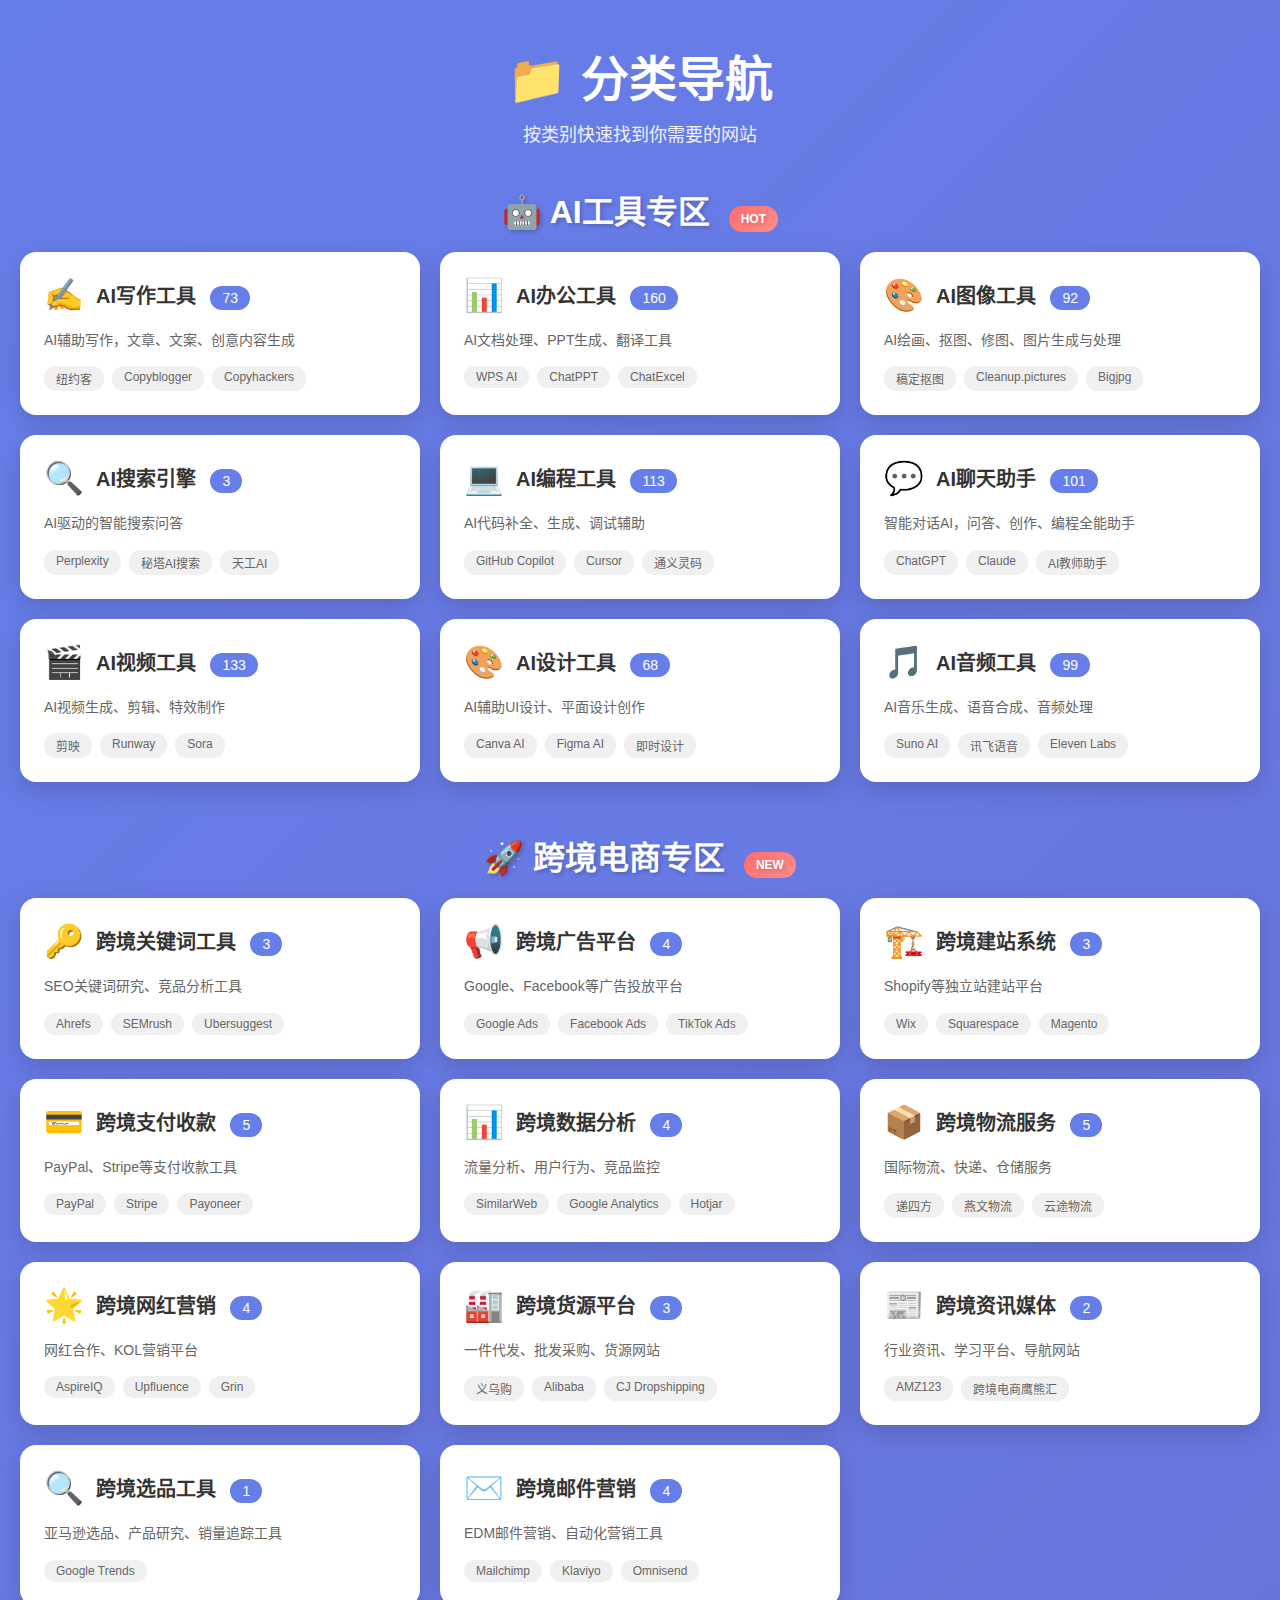
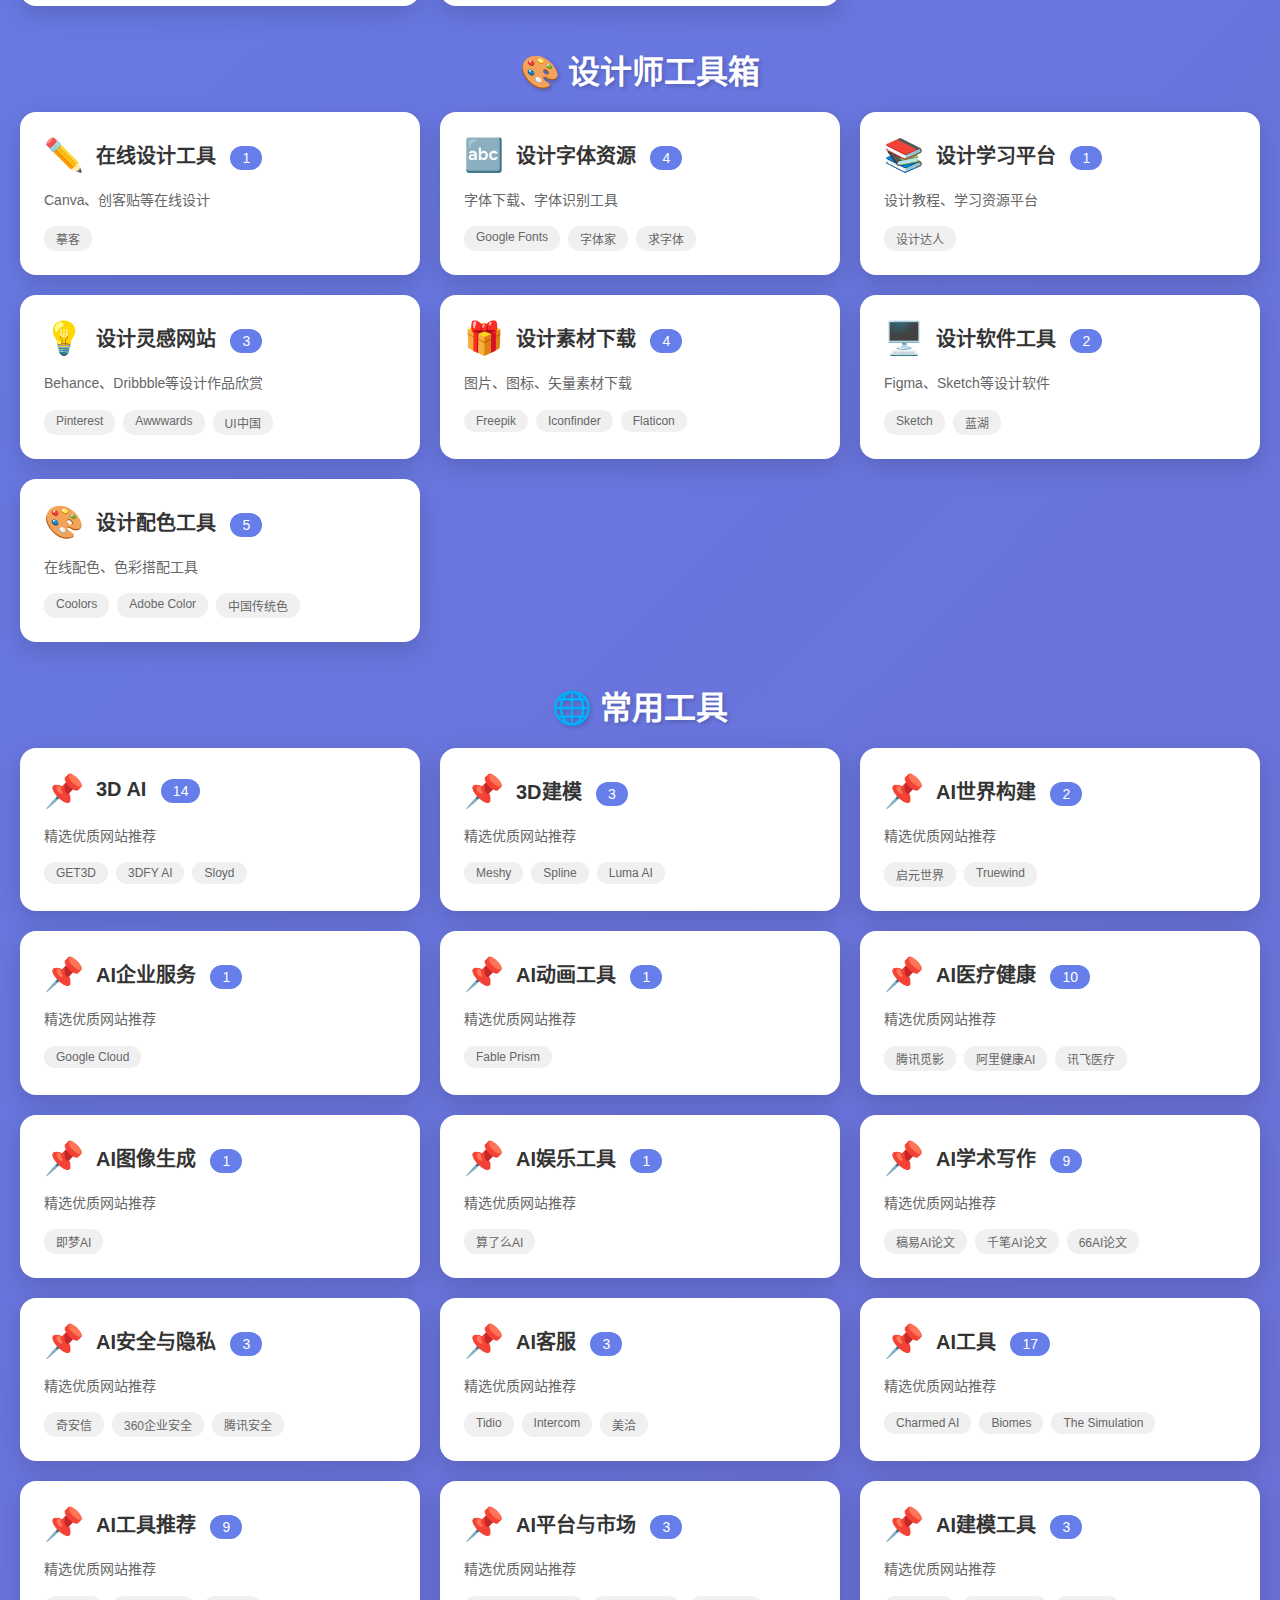
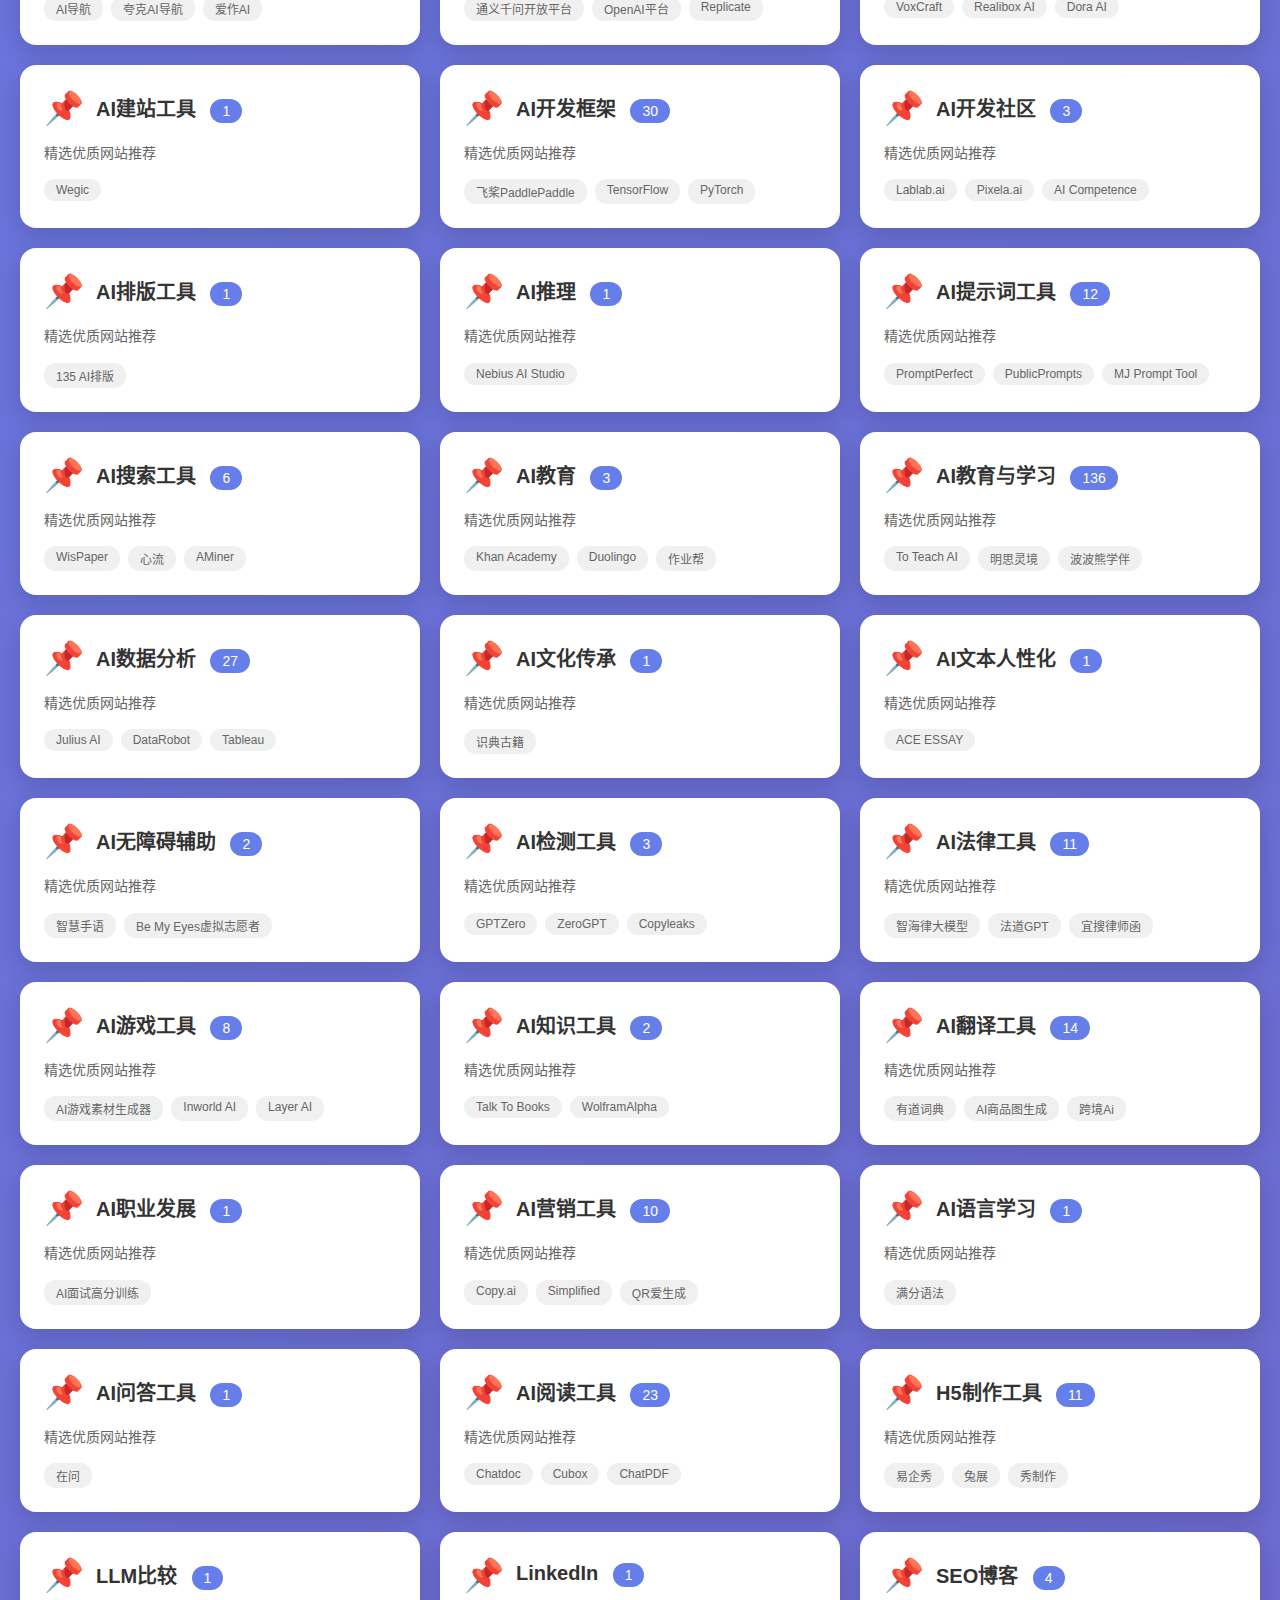
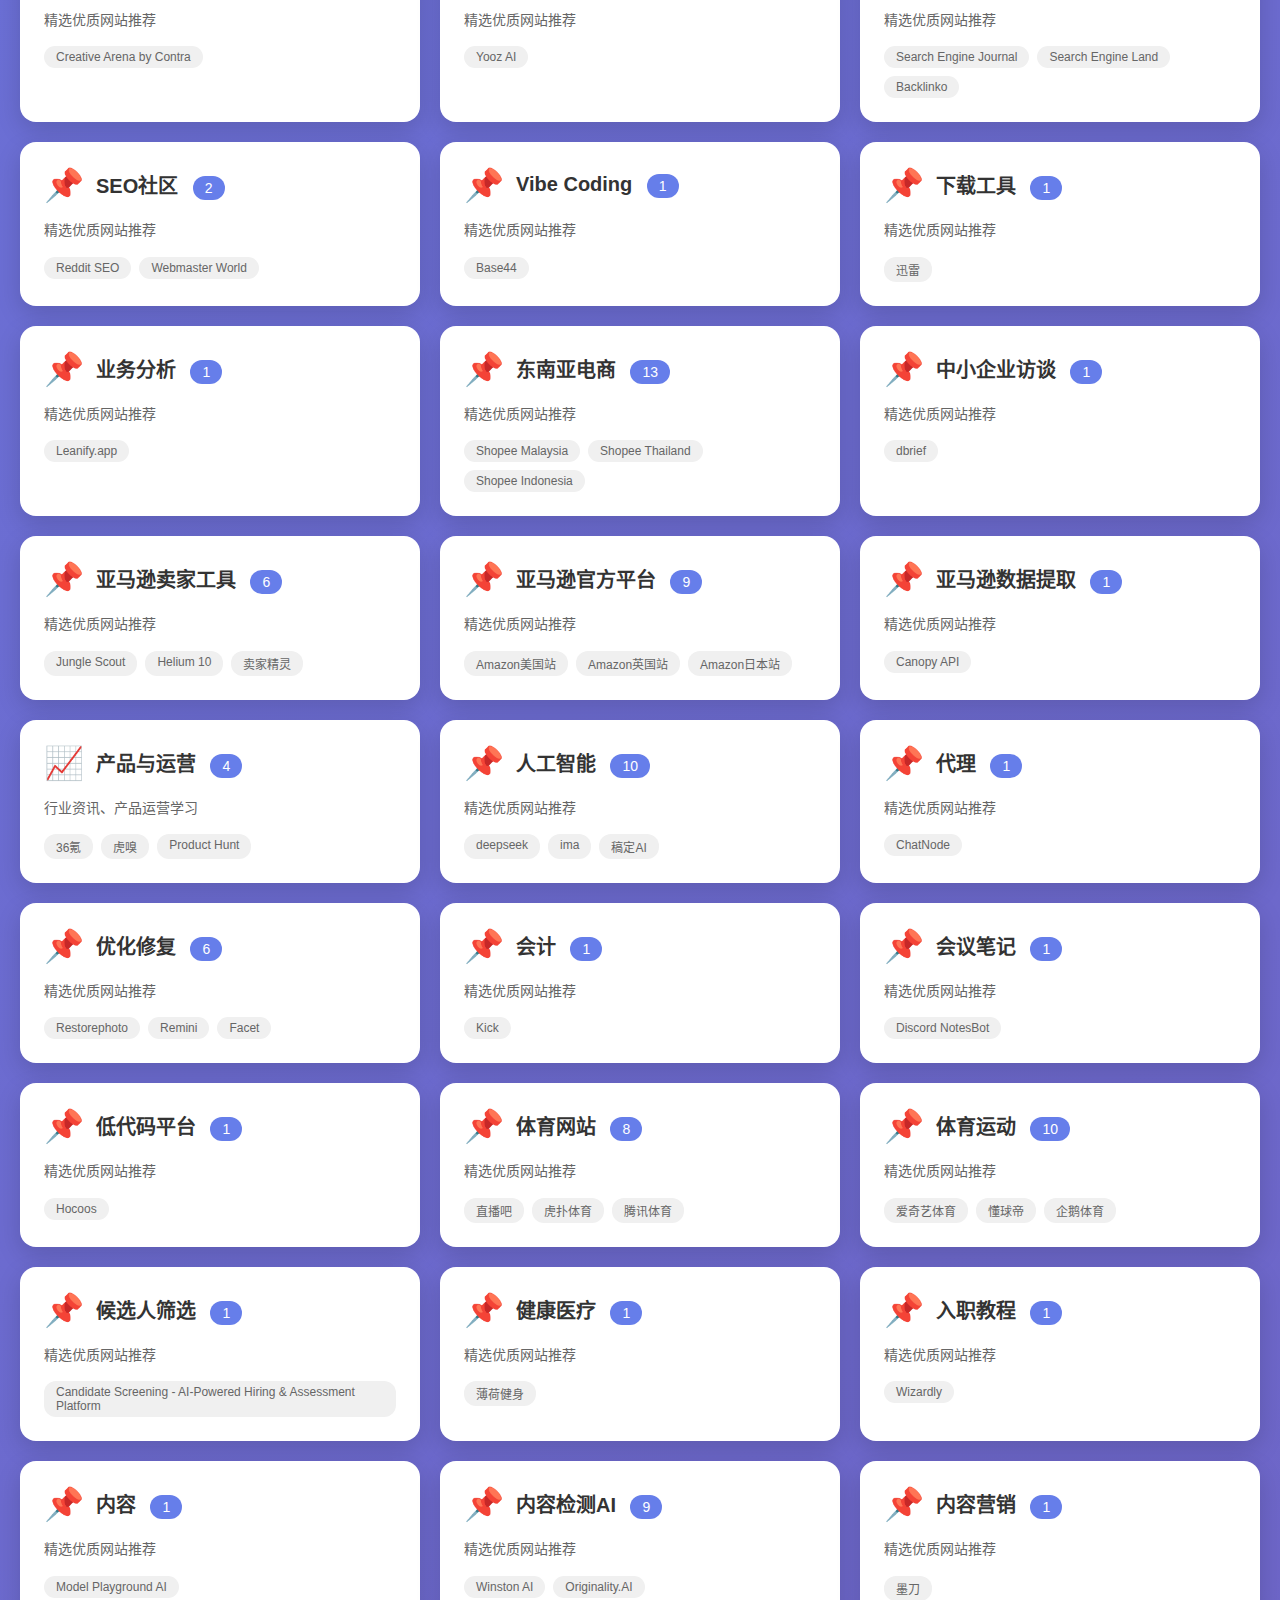
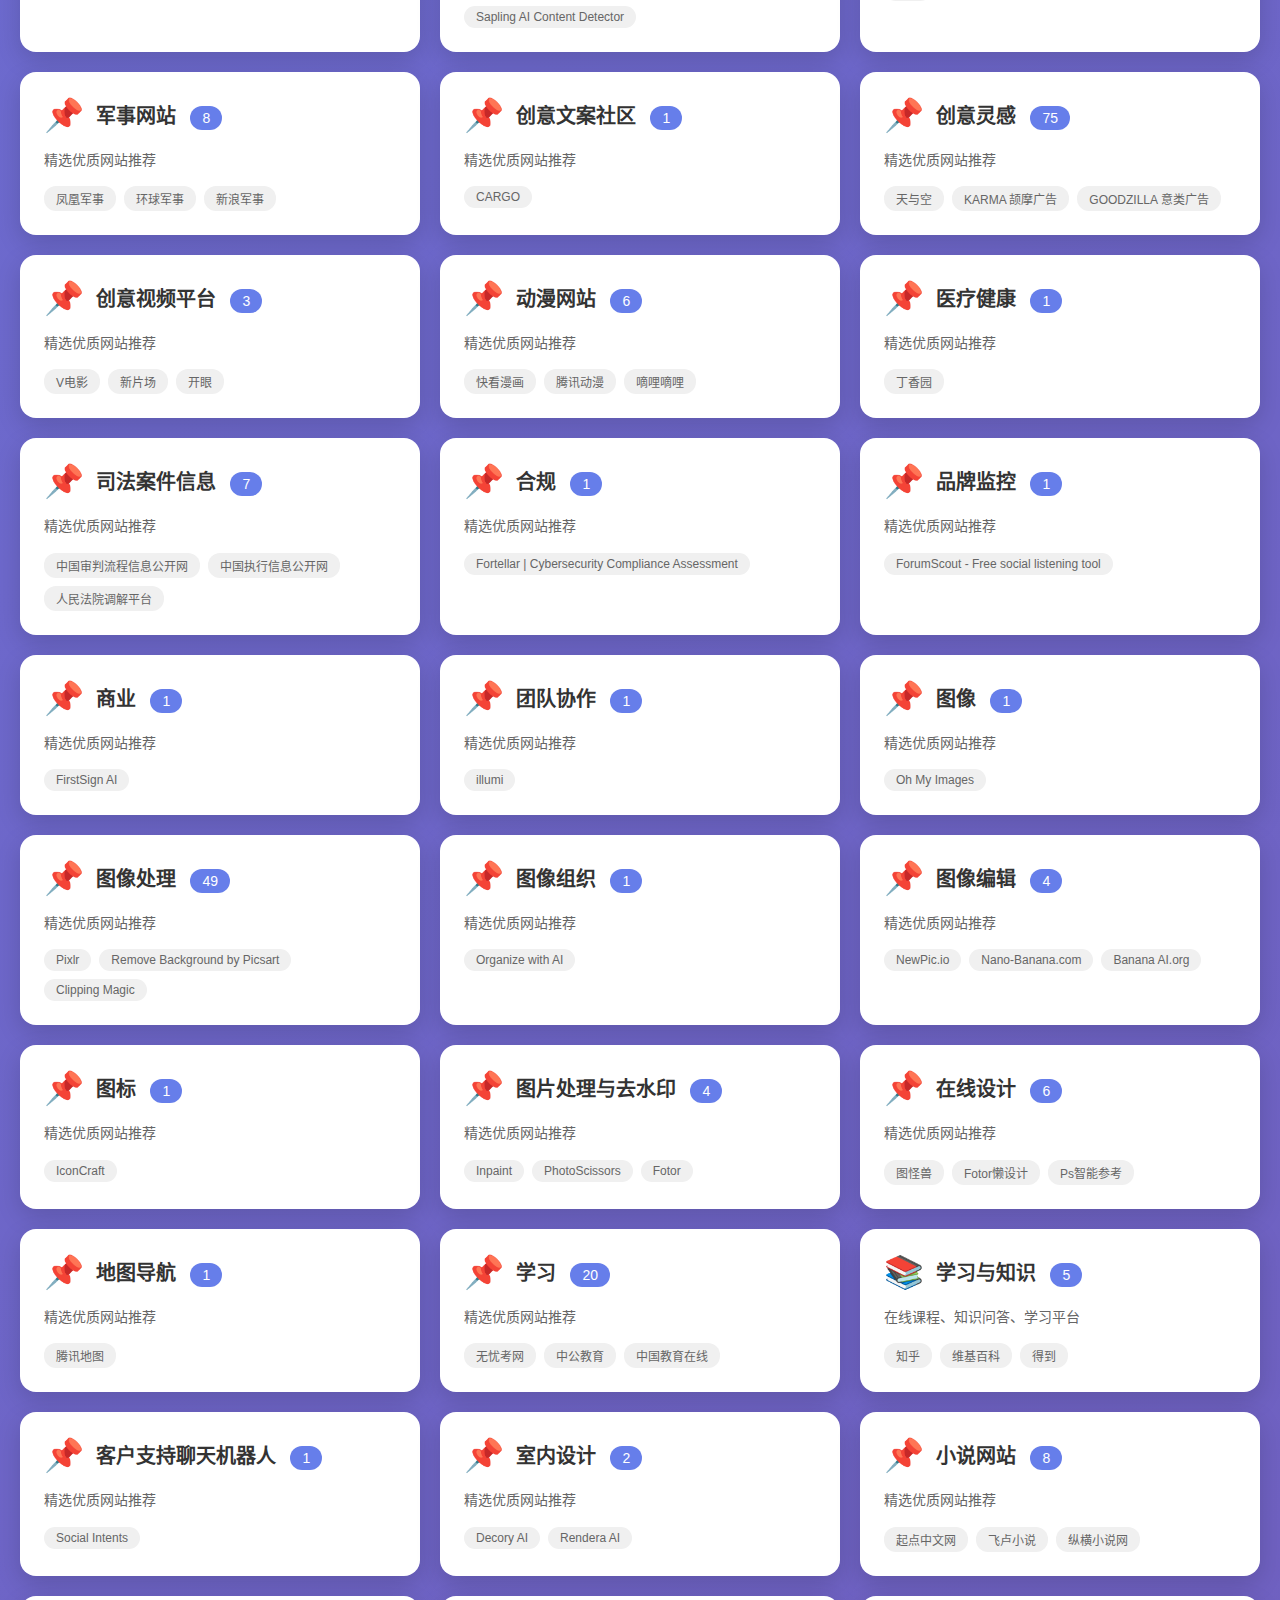
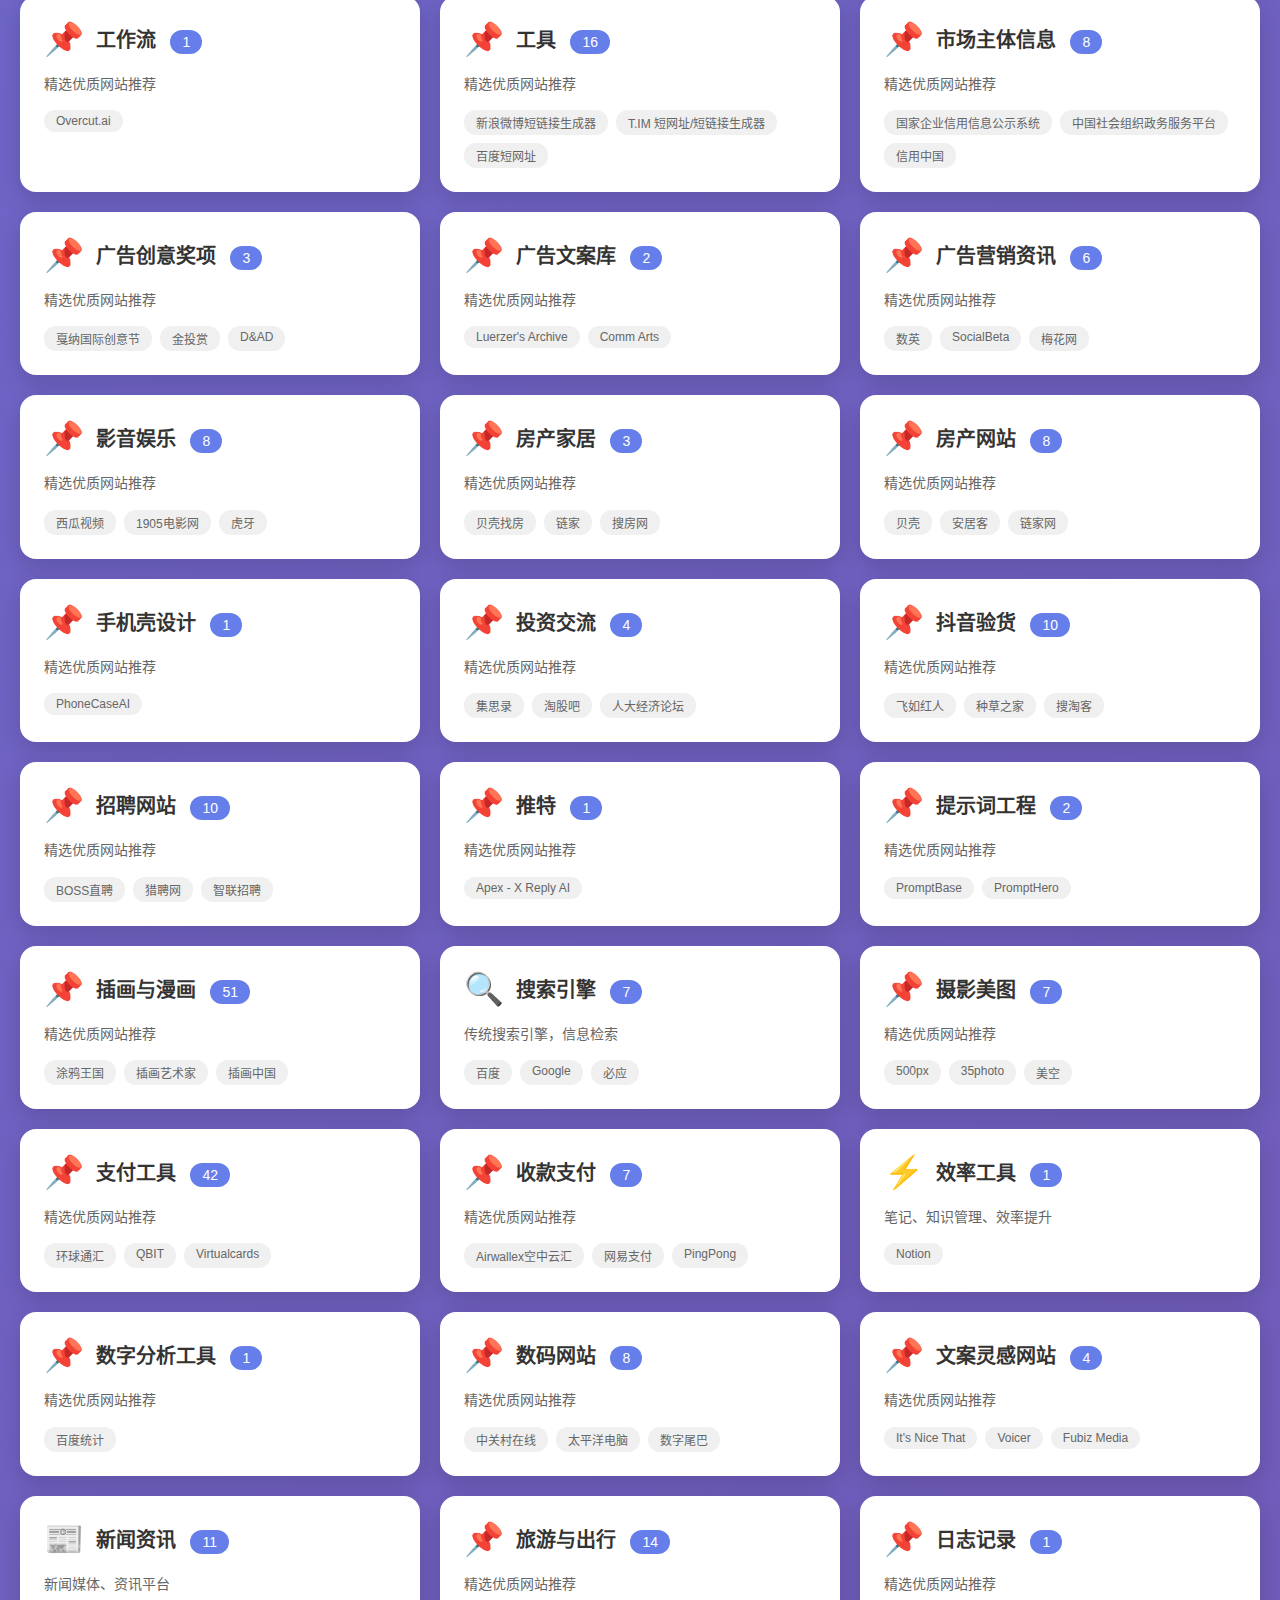
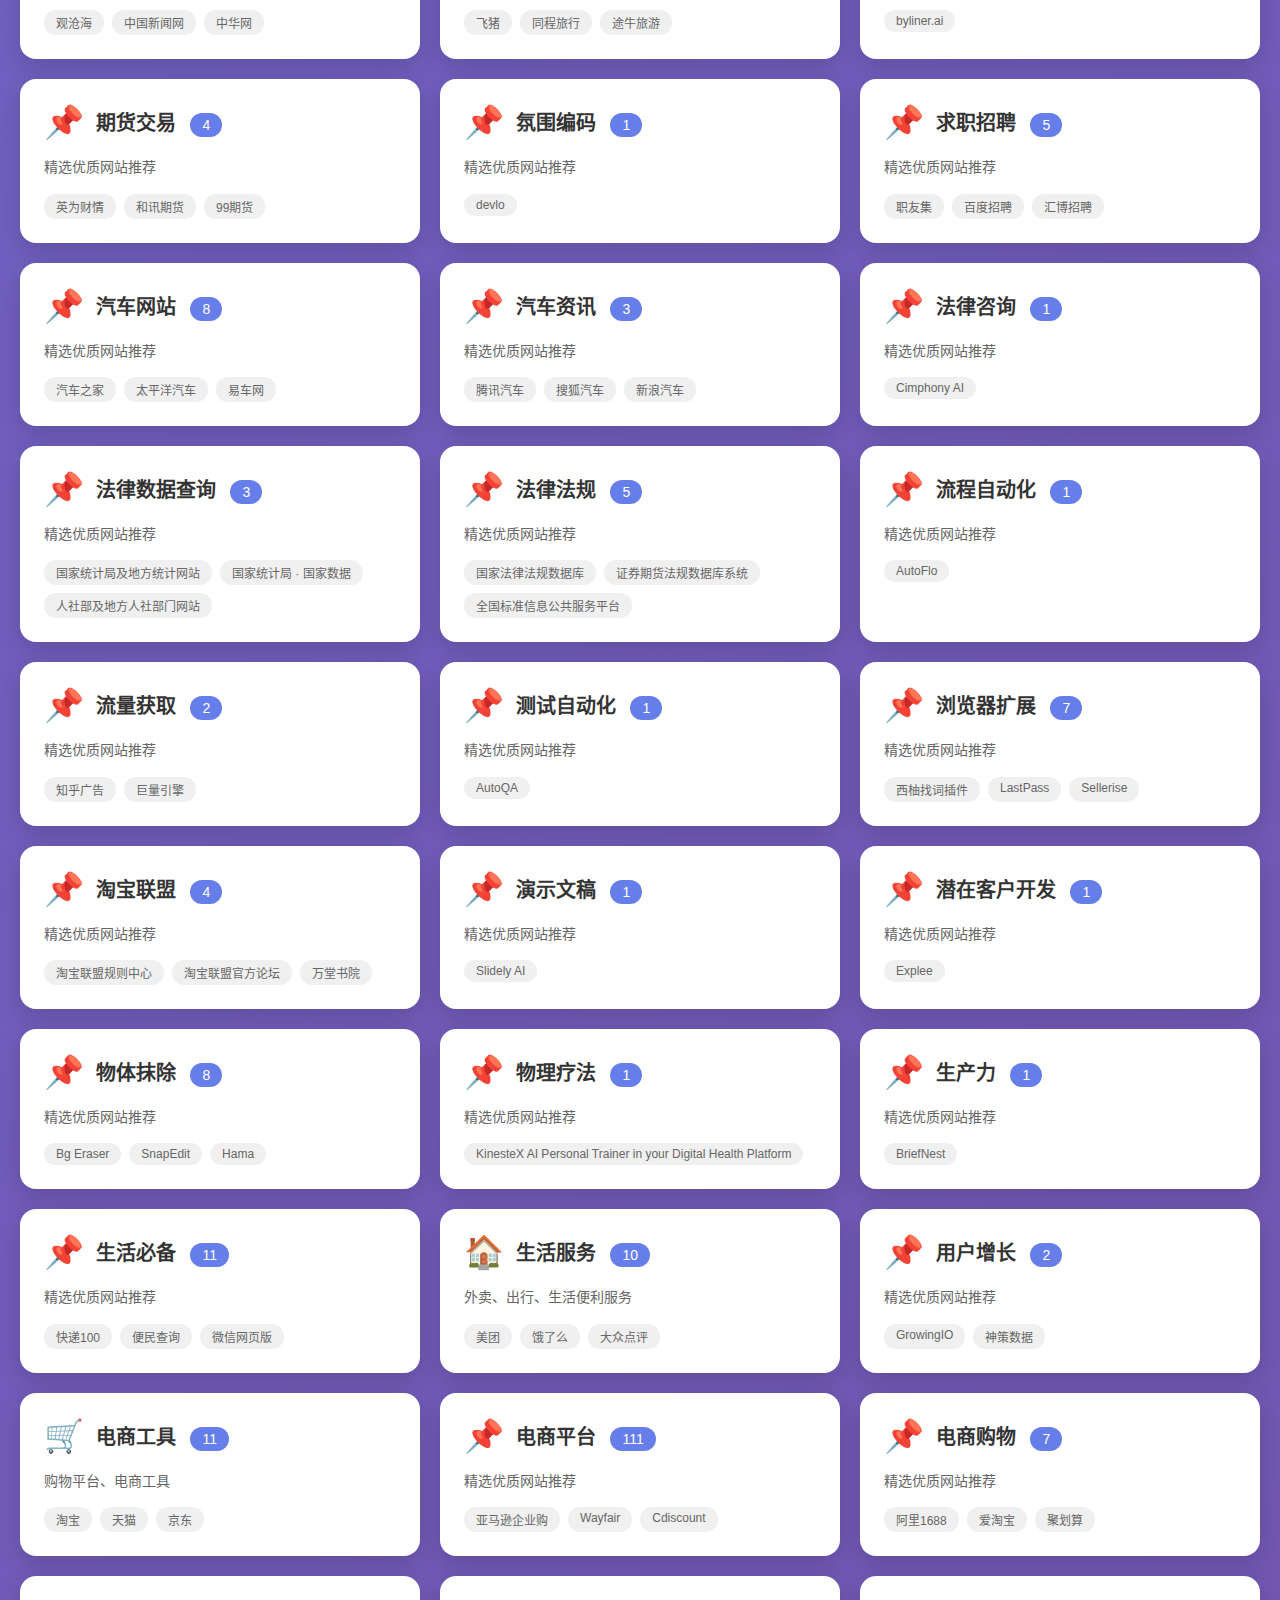
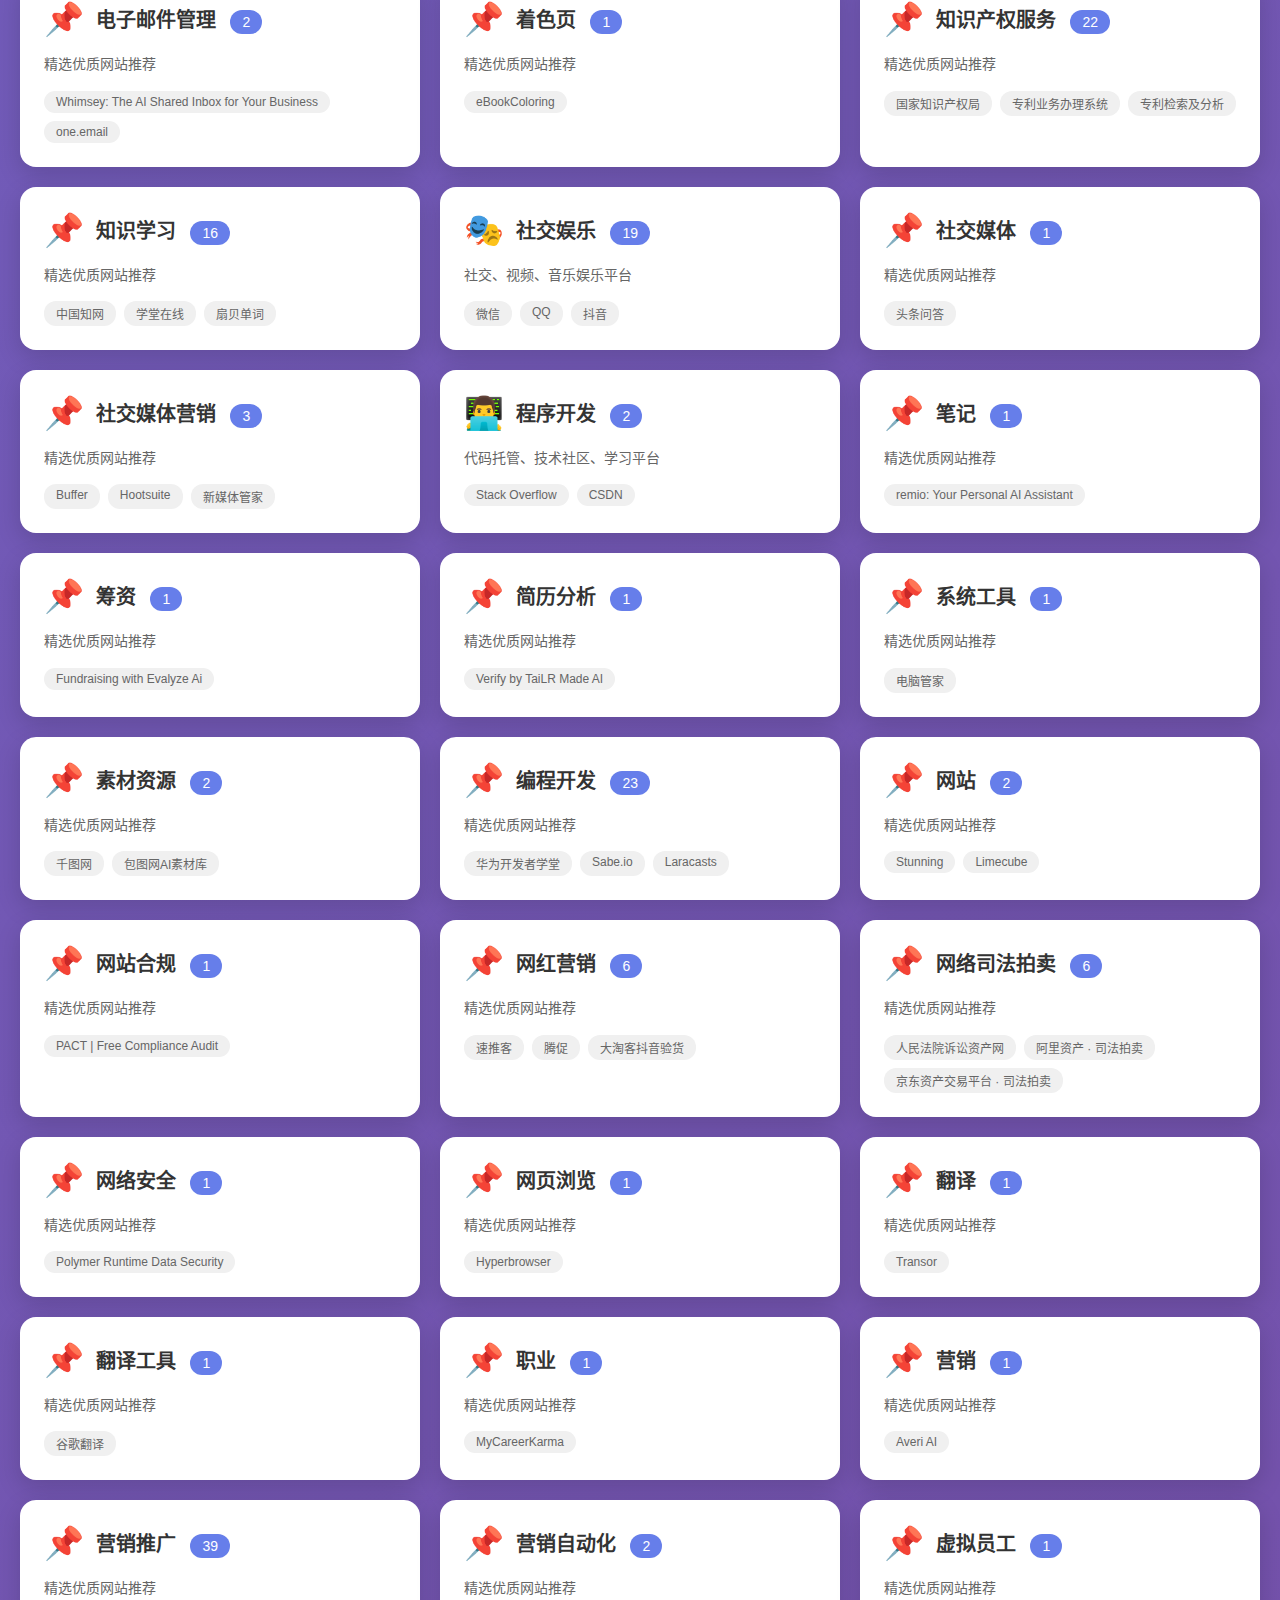
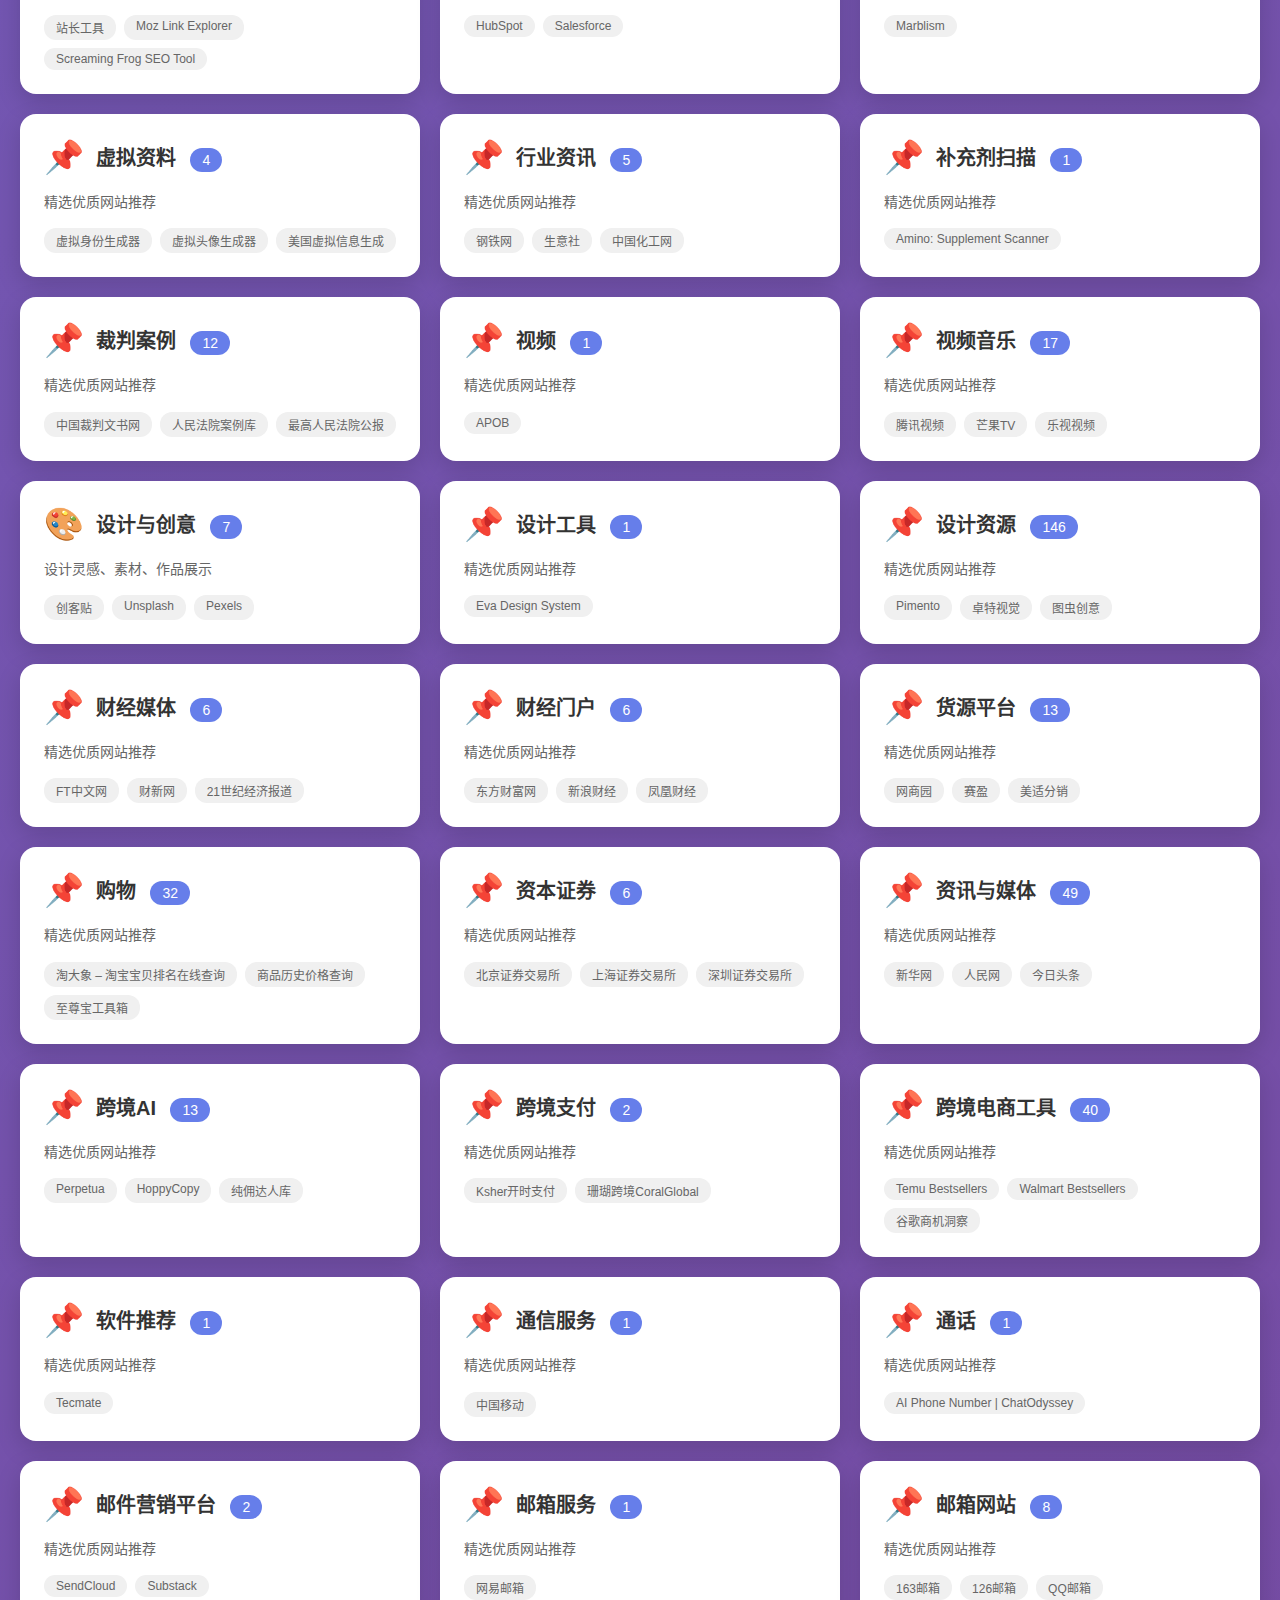
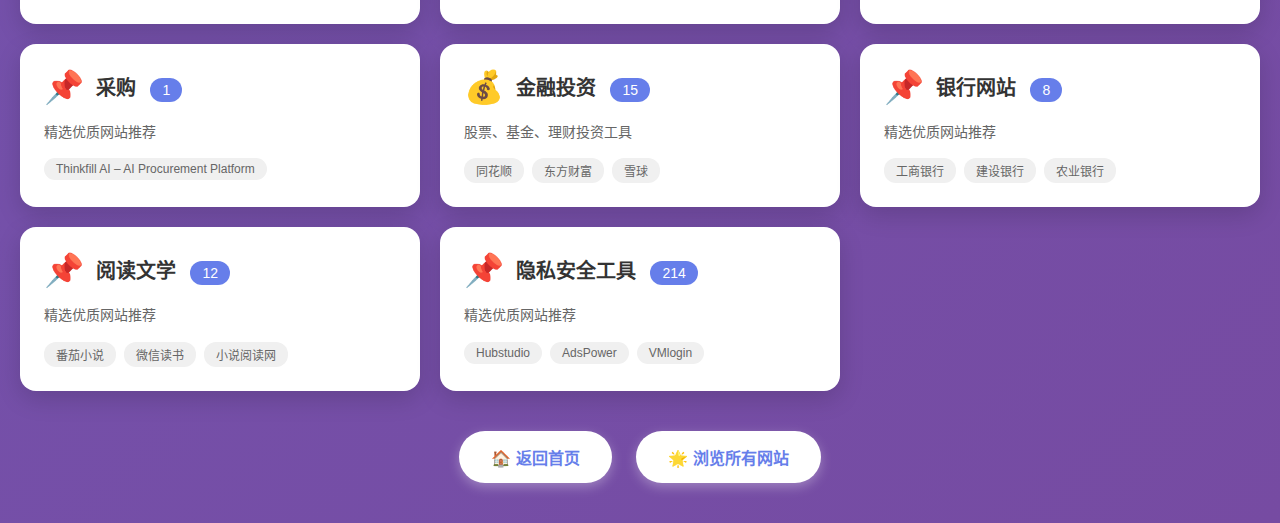
<file: categories 19.27.54.html>
<!DOCTYPE html>
<html lang="zh-CN">
<head>
    <meta charset="UTF-8">
    <meta name="viewport" content="width=device-width, initial-scale=1.0">
    <title>分类导航 - AI导航</title>
    <style>
        * {
            margin: 0;
            padding: 0;
            box-sizing: border-box;
        }
        
        body {
            font-family: -apple-system, BlinkMacSystemFont, 'Segoe UI', Roboto, Arial, sans-serif;
            background: linear-gradient(135deg, #667eea 0%, #764ba2 100%);
            min-height: 100vh;
            padding: 40px 20px;
        }
        
        .header {
            text-align: center;
            color: white;
            margin-bottom: 40px;
        }
        
        .header h1 {
            font-size: 48px;
            margin-bottom: 10px;
        }
        
        .header p {
            font-size: 18px;
            opacity: 0.9;
        }
        
        .container {
            max-width: 1400px;
            margin: 0 auto;
        }
        
        .categories-grid {
            display: grid;
            grid-template-columns: repeat(auto-fill, minmax(300px, 1fr));
            gap: 20px;
            margin-bottom: 40px;
        }
        
        .category-card {
            background: white;
            border-radius: 16px;
            padding: 24px;
            box-shadow: 0 8px 24px rgba(0,0,0,0.15);
            transition: all 0.3s;
            cursor: pointer;
        }
        
        .category-card:hover {
            transform: translateY(-5px);
            box-shadow: 0 12px 32px rgba(0,0,0,0.2);
        }
        
        .category-header {
            display: flex;
            align-items: center;
            margin-bottom: 15px;
        }
        
        .category-icon {
            font-size: 32px;
            margin-right: 12px;
        }
        
        .category-name {
            font-size: 20px;
            font-weight: 600;
            color: #333;
        }
        
        .category-count {
            display: inline-block;
            background: #667eea;
            color: white;
            padding: 4px 12px;
            border-radius: 12px;
            font-size: 14px;
            margin-left: 10px;
        }
        
        .category-desc {
            color: #666;
            font-size: 14px;
            line-height: 1.6;
            margin-bottom: 15px;
        }
        
        .category-tags {
            display: flex;
            flex-wrap: wrap;
            gap: 8px;
        }
        
        .tag {
            background: #f0f0f0;
            color: #666;
            padding: 4px 12px;
            border-radius: 12px;
            font-size: 12px;
        }
        
        .back-link {
            display: block;
            text-align: center;
            margin-top: 30px;
        }
        
        .back-link a {
            display: inline-block;
            background: white;
            color: #667eea;
            padding: 14px 32px;
            border-radius: 50px;
            text-decoration: none;
            font-weight: 600;
            box-shadow: 0 4px 12px rgba(255,255,255,0.3);
            transition: all 0.3s;
        }
        
        .back-link a:hover {
            transform: translateY(-3px);
            box-shadow: 0 8px 20px rgba(255,255,255,0.4);
        }
        
        .ai-categories {
            margin-bottom: 50px;
        }
        
        .section-title {
            color: white;
            font-size: 32px;
            margin-bottom: 20px;
            text-align: center;
            text-shadow: 2px 2px 4px rgba(0,0,0,0.2);
        }
        
        .ai-badge {
            background: linear-gradient(135deg, #ff6b6b 0%, #ff8e8e 100%);
            color: white;
            padding: 6px 12px;
            border-radius: 20px;
            font-size: 12px;
            font-weight: 600;
            margin-left: 10px;
        }
    </style>
</head>
<body>
    <div class="header">
        <h1>📁 分类导航</h1>
        <p>按类别快速找到你需要的网站</p>
    </div>
    
    <div class="container">
        <!-- AI工具分类 -->
        <div class="ai-categories">
            <h2 class="section-title">🤖 AI工具专区 <span class="ai-badge">HOT</span></h2>
            <div class="categories-grid" id="aiCategories"></div>
        </div>
        
        <!-- 跨境电商分类 -->
        <div class="crossborder-categories" id="跨境">
            <h2 class="section-title">🚀 跨境电商专区 <span class="ai-badge">NEW</span></h2>
            <div class="categories-grid" id="crossborderCategories"></div>
        </div>
        
        <!-- 设计师工具分类 -->
        <div class="designer-categories" id="设计">
            <h2 class="section-title">🎨 设计师工具箱</h2>
            <div class="categories-grid" id="designerCategories"></div>
        </div>
        
        <!-- 其他分类 -->
        <div class="other-categories">
            <h2 class="section-title">🌐 常用工具</h2>
            <div class="categories-grid" id="otherCategories"></div>
        </div>
    </div>
    
    <div class="back-link">
        <a href="/">🏠 返回首页</a>
        <a href="/all-sites.html" style="margin-left: 20px;">🌟 浏览所有网站</a>
    </div>
    
    <script src="websites.js"></script>
    <script>
        // 分类图标映射
        const categoryIcons = {
            'AI聊天助手': '💬',
            'AI写作工具': '✍️',
            'AI图像工具': '🎨',
            'AI视频工具': '🎬',
            'AI音频工具': '🎵',
            'AI编程工具': '💻',
            'AI设计工具': '🎨',
            'AI办公工具': '📊',
            'AI搜索引擎': '🔍',
            '搜索引擎': '🔍',
            '在线办公': '📄',
            '设计与创意': '🎨',
            '程序开发': '👨‍💻',
            '产品与运营': '📈',
            '学习与知识': '📚',
            '效率工具': '⚡',
            '电商工具': '🛒',
            '社交娱乐': '🎭',
            '生活服务': '🏠',
            '新闻资讯': '📰',
            '金融投资': '💰',
            // 跨境电商分类
            '跨境选品工具': '🔍',
            '跨境关键词工具': '🔑',
            '跨境广告平台': '📢',
            '跨境建站系统': '🏗️',
            '跨境支付收款': '💳',
            '跨境物流服务': '📦',
            '跨境网红营销': '🌟',
            '跨境数据分析': '📊',
            '跨境邮件营销': '✉️',
            '跨境货源平台': '🏭',
            '跨境资讯媒体': '📰',
            // 设计师工具分类
            '设计灵感网站': '💡',
            '设计素材下载': '🎁',
            '设计配色工具': '🎨',
            '在线设计工具': '✏️',
            '设计字体资源': '🔤',
            '设计软件工具': '🖥️',
            '设计学习平台': '📚'
        };
        
        // 分类描述
        const categoryDescriptions = {
            'AI聊天助手': '智能对话AI，问答、创作、编程全能助手',
            'AI写作工具': 'AI辅助写作，文章、文案、创意内容生成',
            'AI图像工具': 'AI绘画、抠图、修图、图片生成与处理',
            'AI视频工具': 'AI视频生成、剪辑、特效制作',
            'AI音频工具': 'AI音乐生成、语音合成、音频处理',
            'AI编程工具': 'AI代码补全、生成、调试辅助',
            'AI设计工具': 'AI辅助UI设计、平面设计创作',
            'AI办公工具': 'AI文档处理、PPT生成、翻译工具',
            'AI搜索引擎': 'AI驱动的智能搜索问答',
            '搜索引擎': '传统搜索引擎，信息检索',
            '在线办公': '文档协作、团队沟通办公平台',
            '设计与创意': '设计灵感、素材、作品展示',
            '程序开发': '代码托管、技术社区、学习平台',
            '产品与运营': '行业资讯、产品运营学习',
            '学习与知识': '在线课程、知识问答、学习平台',
            '效率工具': '笔记、知识管理、效率提升',
            '电商工具': '购物平台、电商工具',
            '社交娱乐': '社交、视频、音乐娱乐平台',
            '生活服务': '外卖、出行、生活便利服务',
            '新闻资讯': '新闻媒体、资讯平台',
            '金融投资': '股票、基金、理财投资工具',
            // 跨境电商分类描述
            '跨境选品工具': '亚马逊选品、产品研究、销量追踪工具',
            '跨境关键词工具': 'SEO关键词研究、竞品分析工具',
            '跨境广告平台': 'Google、Facebook等广告投放平台',
            '跨境建站系统': 'Shopify等独立站建站平台',
            '跨境支付收款': 'PayPal、Stripe等支付收款工具',
            '跨境物流服务': '国际物流、快递、仓储服务',
            '跨境网红营销': '网红合作、KOL营销平台',
            '跨境数据分析': '流量分析、用户行为、竞品监控',
            '跨境邮件营销': 'EDM邮件营销、自动化营销工具',
            '跨境货源平台': '一件代发、批发采购、货源网站',
            '跨境资讯媒体': '行业资讯、学习平台、导航网站',
            // 设计师工具分类描述
            '设计灵感网站': 'Behance、Dribbble等设计作品欣赏',
            '设计素材下载': '图片、图标、矢量素材下载',
            '设计配色工具': '在线配色、色彩搭配工具',
            '在线设计工具': 'Canva、创客贴等在线设计',
            '设计字体资源': '字体下载、字体识别工具',
            '设计软件工具': 'Figma、Sketch等设计软件',
            '设计学习平台': '设计教程、学习资源平台'
        };
        
        // AI分类列表
        const aiCategories = [
            'AI聊天助手', 'AI写作工具', 'AI图像工具', 'AI视频工具', 
            'AI音频工具', 'AI编程工具', 'AI设计工具', 'AI办公工具', 'AI搜索引擎'
        ];
        
            // 跨境电商分类列表
        const crossborderCategories = [
            '跨境选品工具', '跨境关键词工具', '跨境广告平台', '跨境建站系统',
            '跨境支付收款', '跨境物流服务', '跨境网红营销', '跨境数据分析',
            '跨境邮件营销', '跨境货源平台', '跨境资讯媒体'
        ];
        
        // 设计师工具分类列表
        const designerCategories = [
            '设计灵感网站', '设计素材下载', '设计配色工具', '在线设计工具',
            '设计字体资源', '设计软件工具', '设计学习平台'
        ];        // 统计每个分类的网站数量
        const categoryCounts = {};
        websitesDatabase.forEach(site => {
            categoryCounts[site.category] = (categoryCounts[site.category] || 0) + 1;
        });
        
        // 渲染分类卡片
        function renderCategories() {
            const aiContainer = document.getElementById('aiCategories');
            const crossborderContainer = document.getElementById('crossborderCategories');
            const designerContainer = document.getElementById('designerCategories');
            const otherContainer = document.getElementById('otherCategories');
            
            Object.keys(categoryCounts).sort().forEach(category => {
                const card = createCategoryCard(category, categoryCounts[category]);
                
                if (aiCategories.includes(category)) {
                    aiContainer.appendChild(card);
                } else if (crossborderCategories.includes(category)) {
                    crossborderContainer.appendChild(card);
                } else if (designerCategories.includes(category)) {
                    designerContainer.appendChild(card);
                } else {
                    otherContainer.appendChild(card);
                }
            });
        }
        
        function createCategoryCard(category, count) {
            const card = document.createElement('div');
            card.className = 'category-card';
            
            // 获取该分类的示例网站（前3个）
            const examples = websitesDatabase
                .filter(site => site.category === category)
                .slice(0, 3)
                .map(site => site.name);
            
            card.innerHTML = `
                <div class="category-header">
                    <span class="category-icon">${categoryIcons[category] || '📌'}</span>
                    <div>
                        <span class="category-name">${category}</span>
                        <span class="category-count">${count}</span>
                    </div>
                </div>
                <div class="category-desc">${categoryDescriptions[category] || '精选优质网站推荐'}</div>
                <div class="category-tags">
                    ${examples.map(name => `<span class="tag">${name}</span>`).join('')}
                </div>
            `;
            
            card.addEventListener('click', () => {
                window.location.href = `/all-sites.html#${category}`;
            });
            
            return card;
        }
        
        // 初始化
        renderCategories();
        
        // 在控制台输出统计
        console.log('=== 分类统计 ===');
        console.log('AI工具分类:', aiCategories.length, '个');
        console.log('其他分类:', Object.keys(categoryCounts).length - aiCategories.length, '个');
        console.log('总分类:', Object.keys(categoryCounts).length, '个');
    </script>
</body>
</html>
</file>
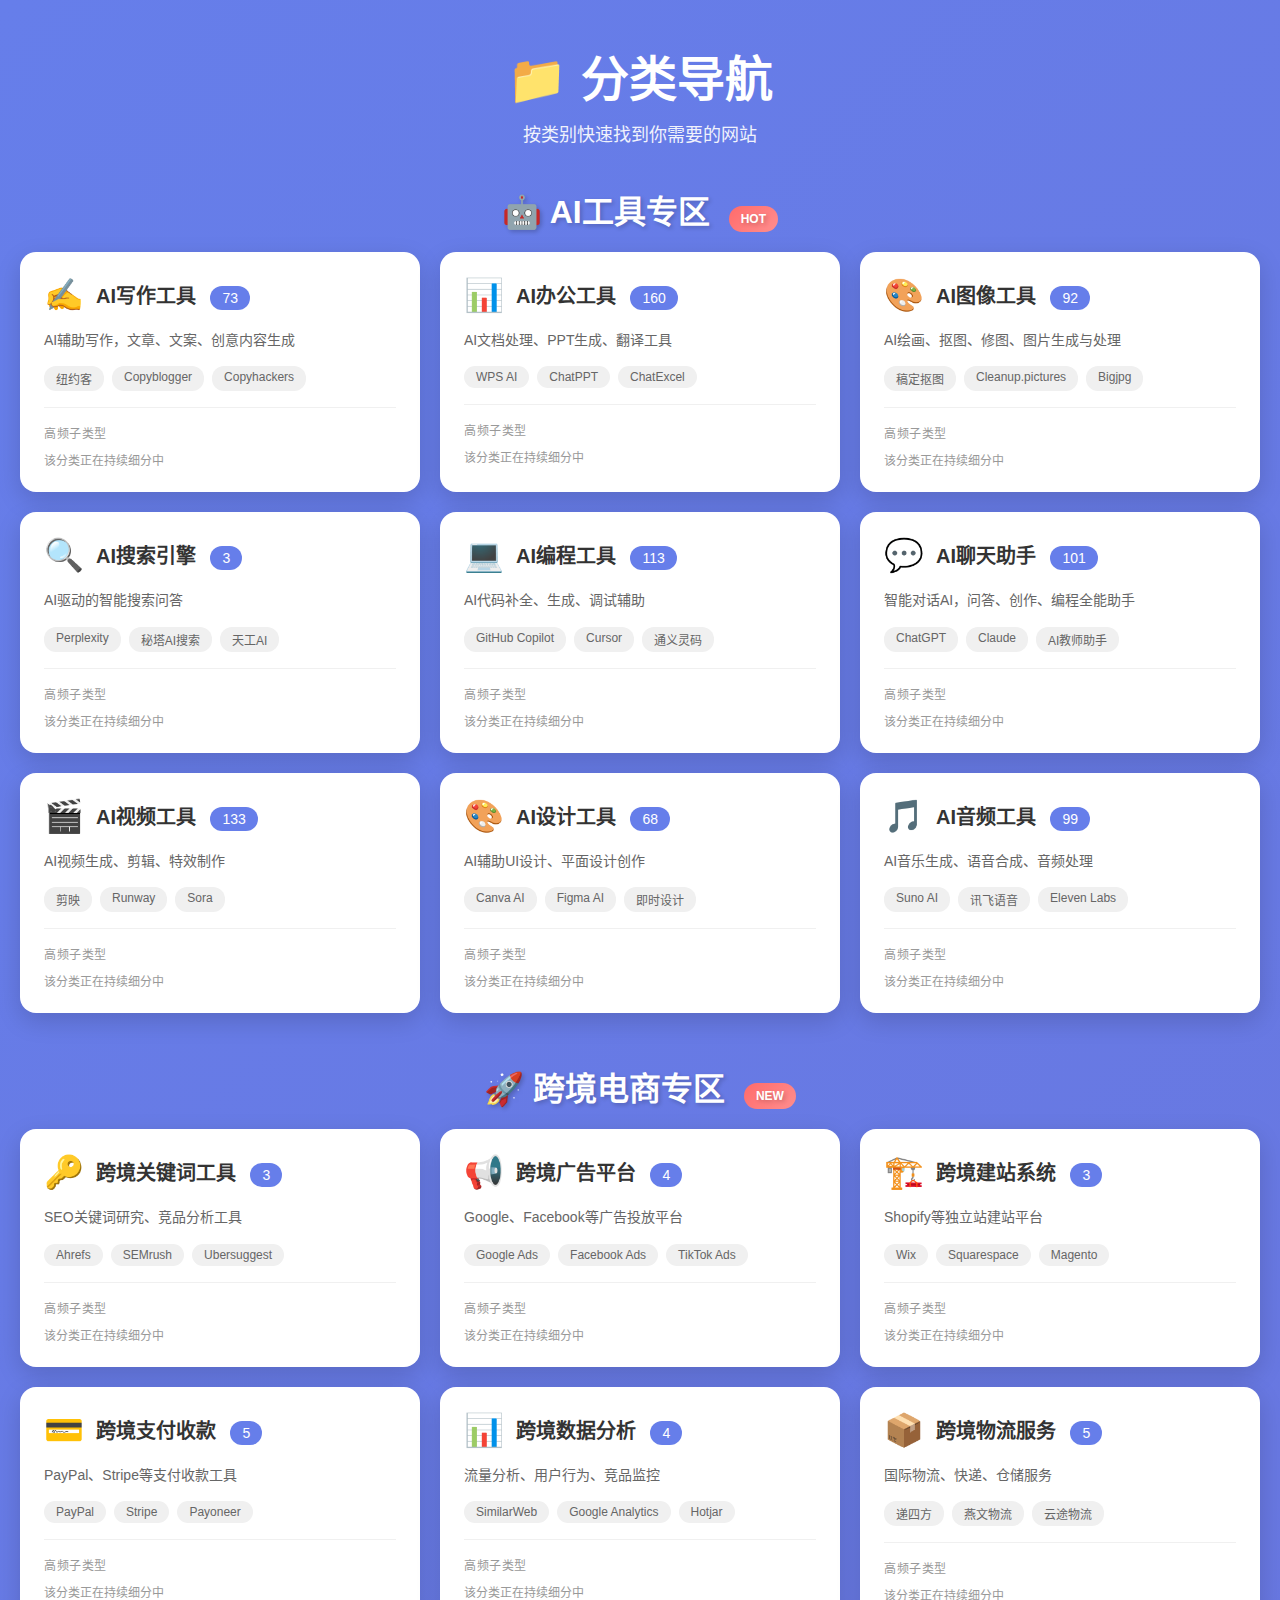
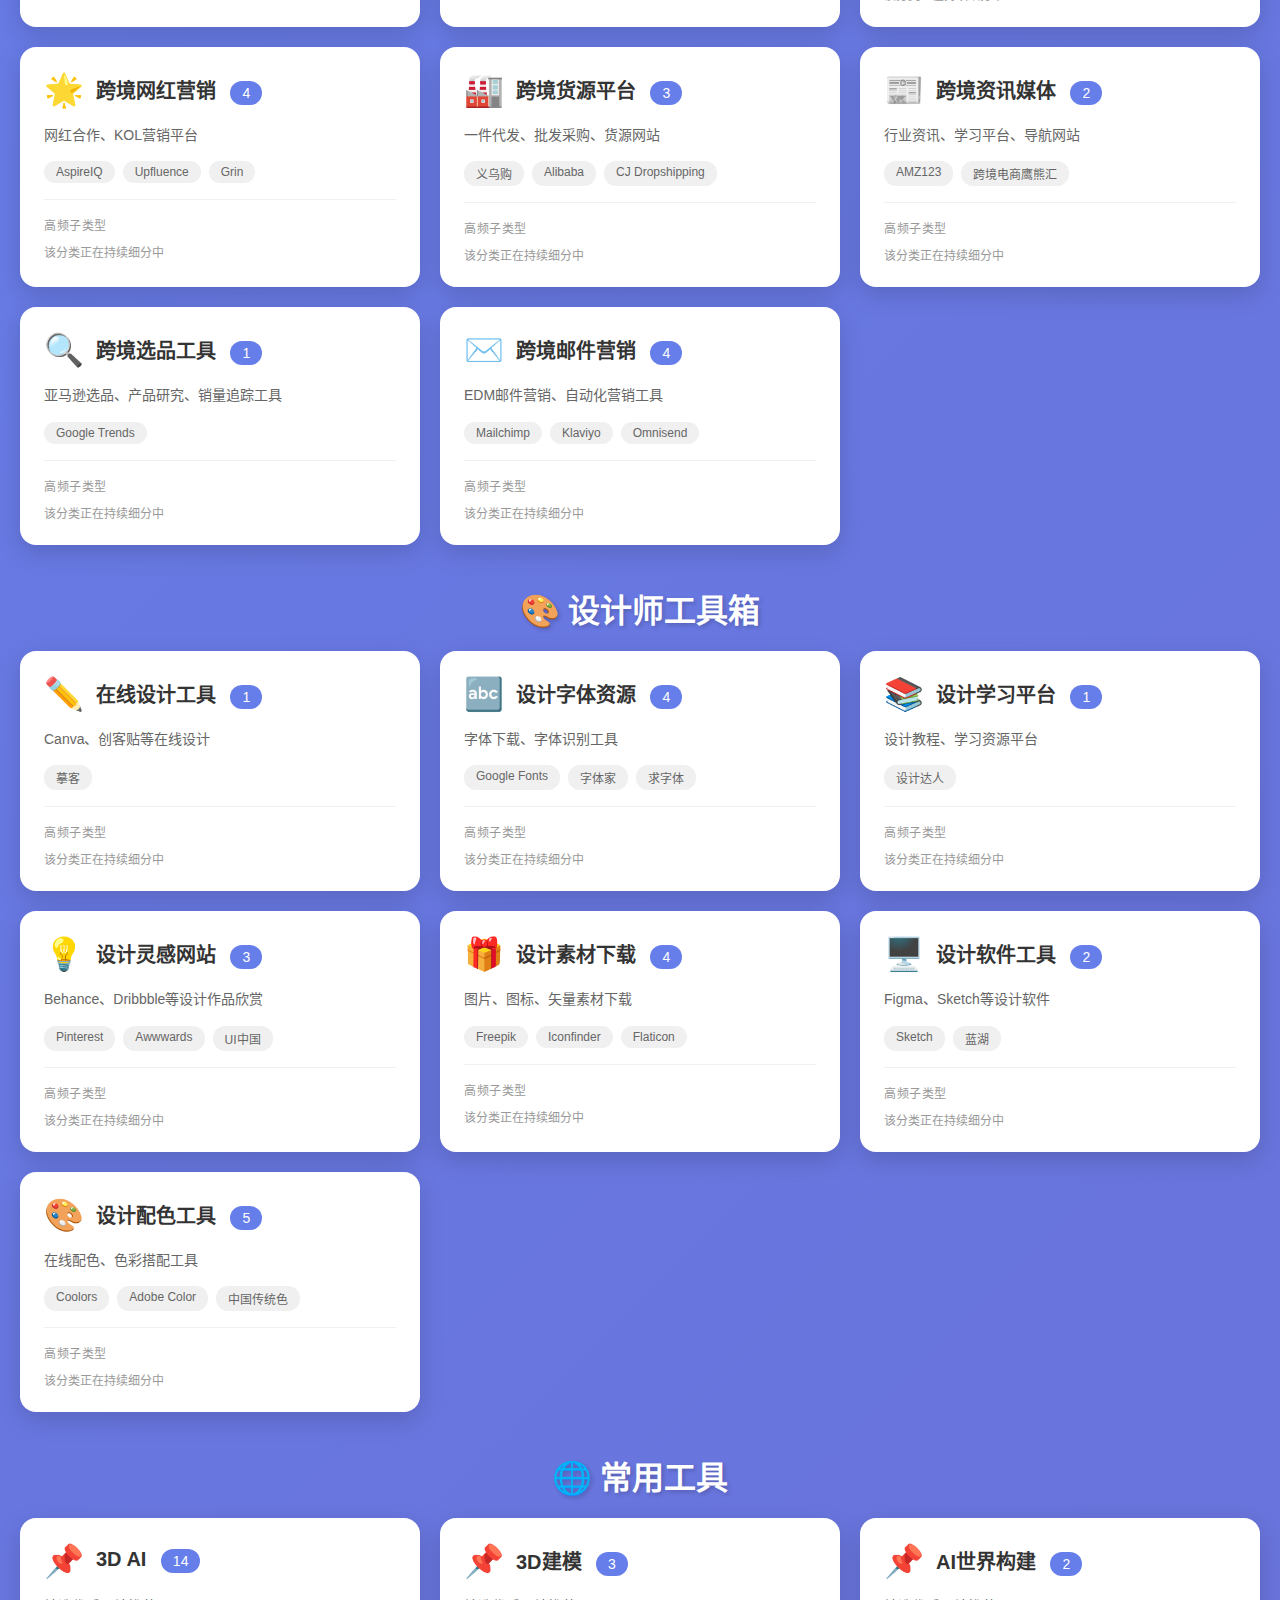
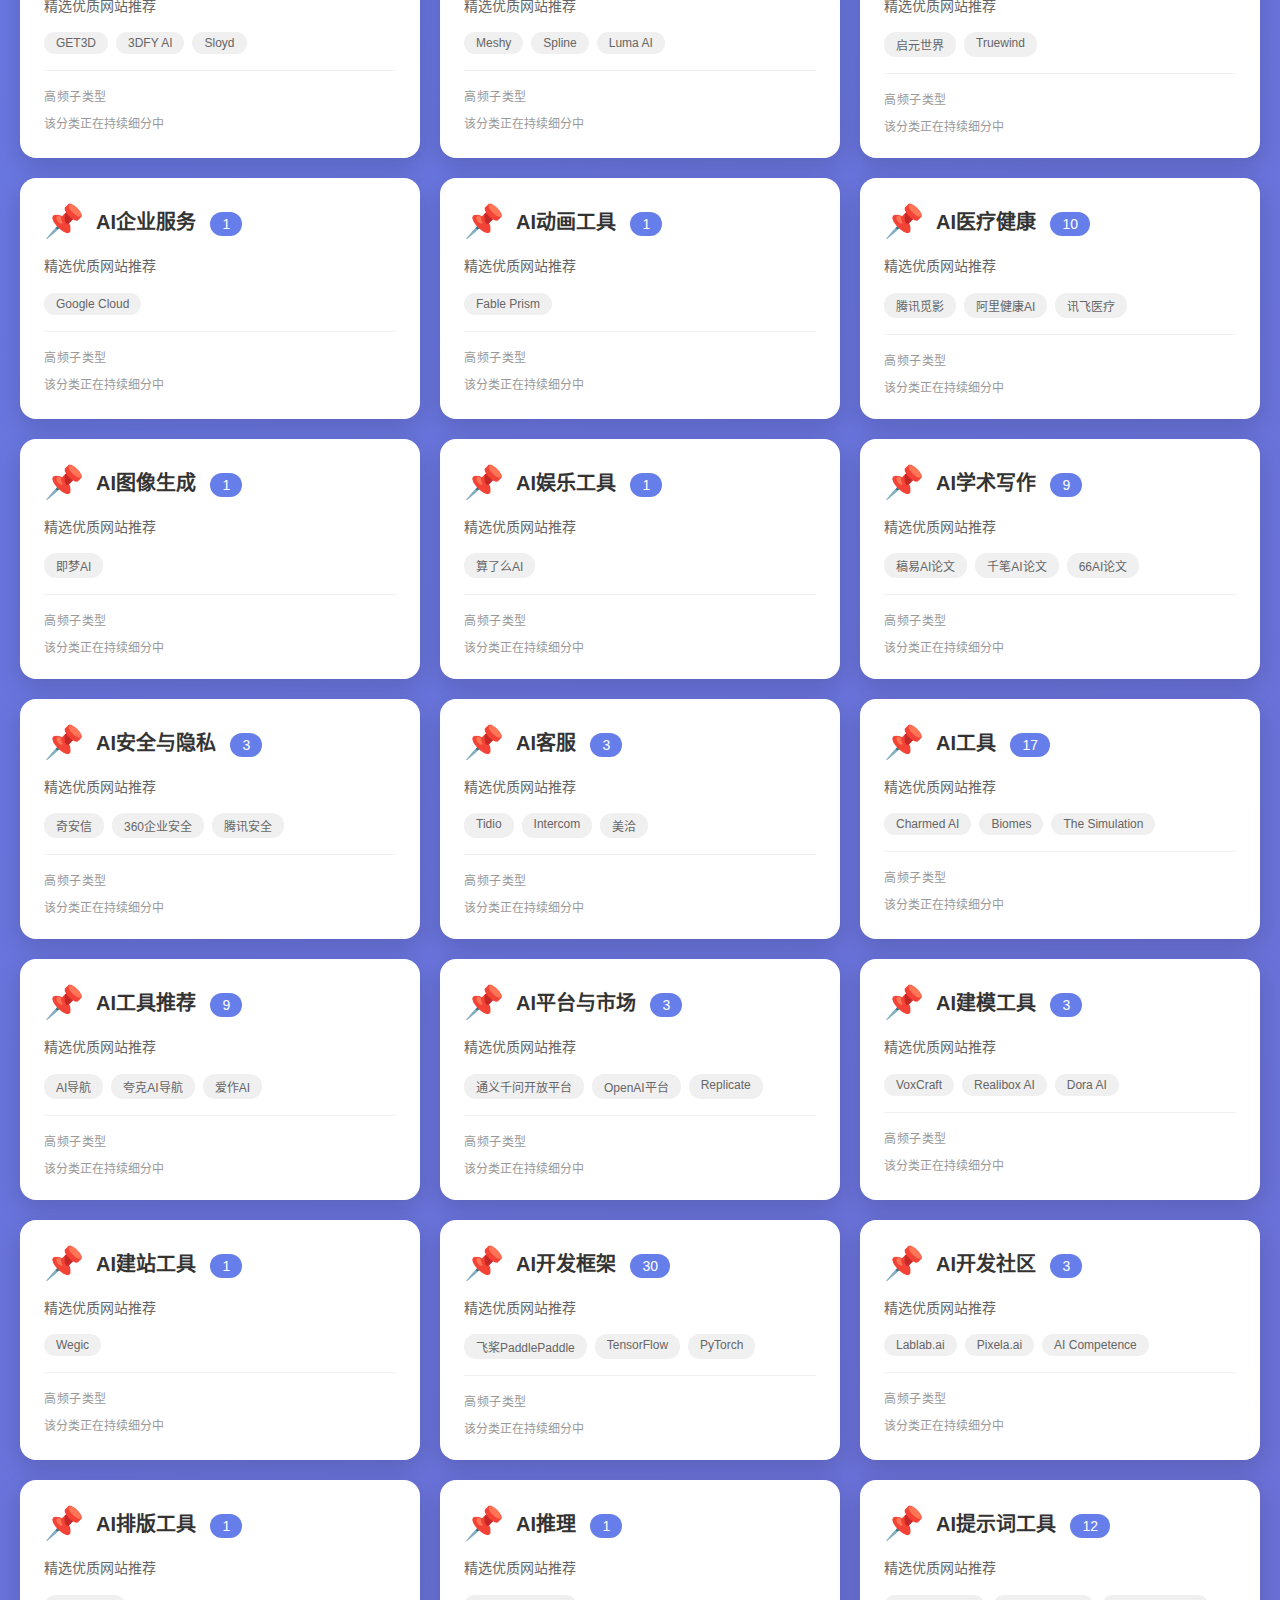
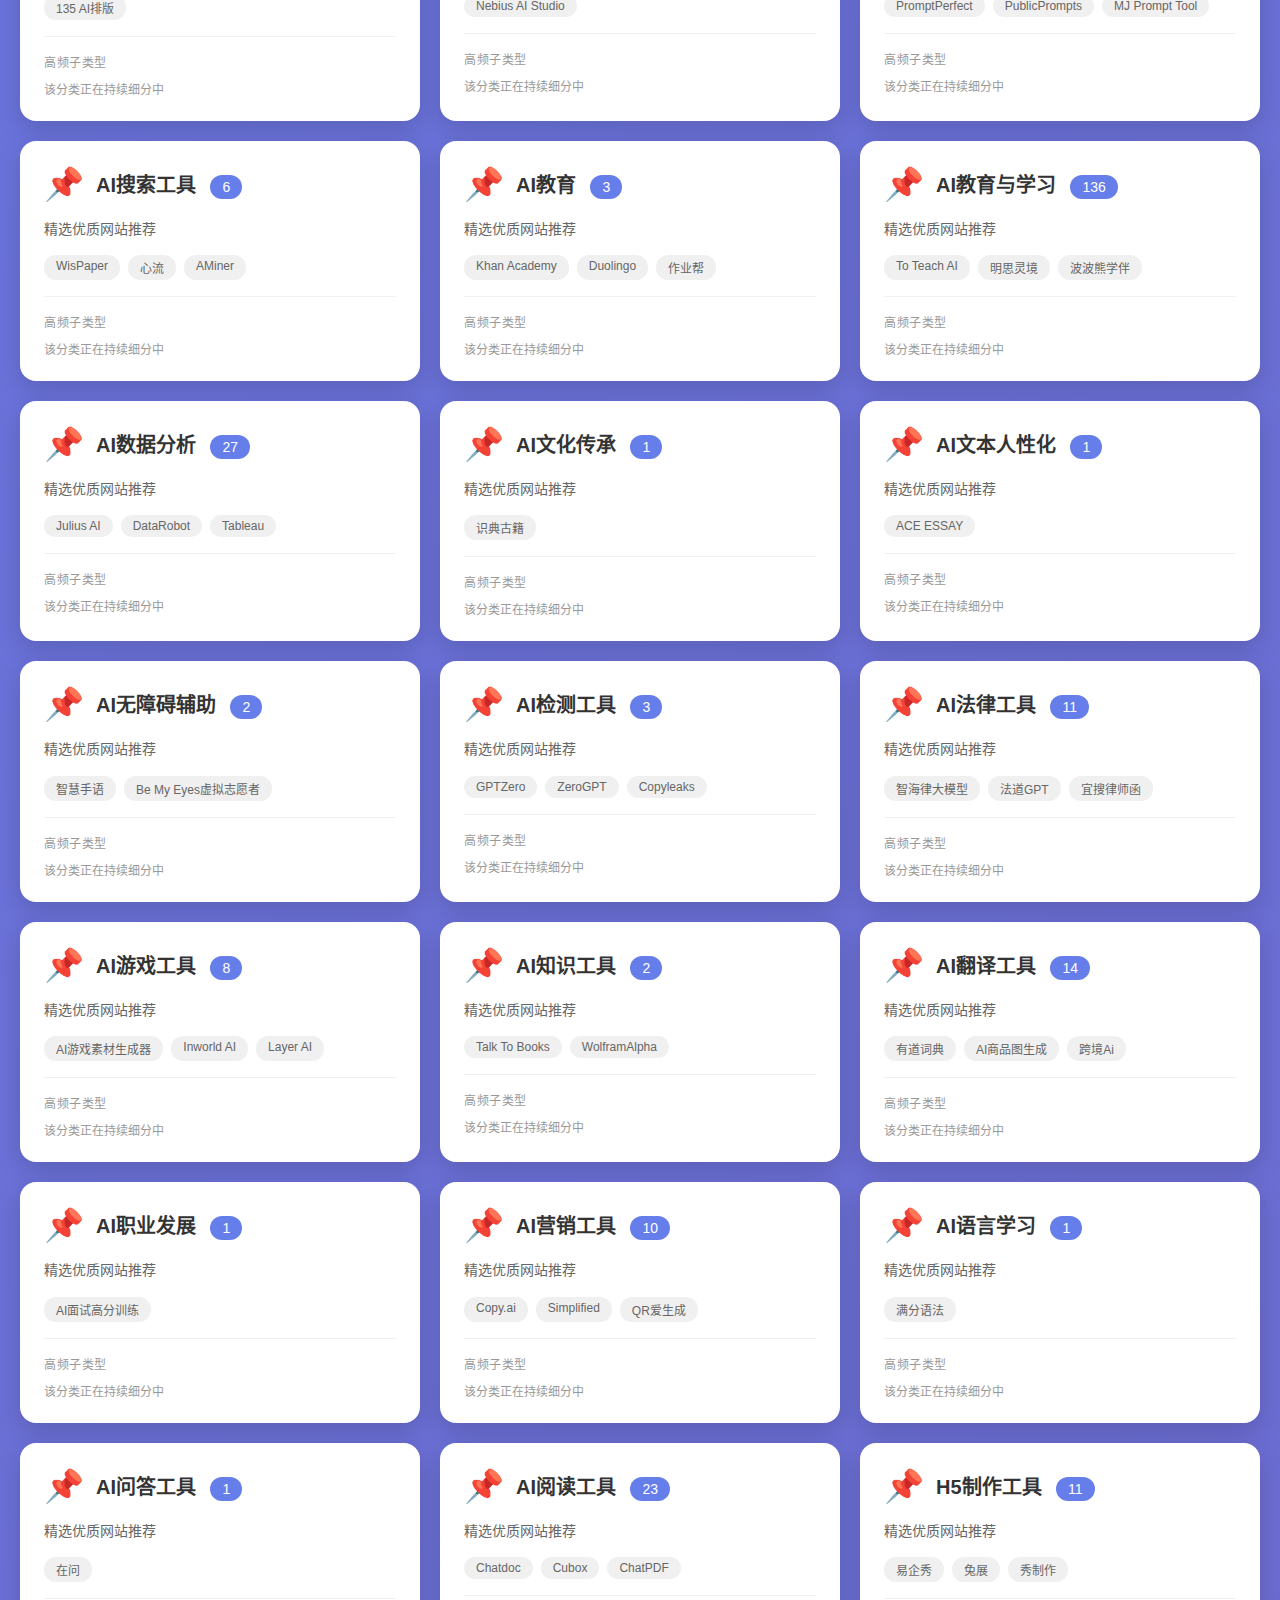
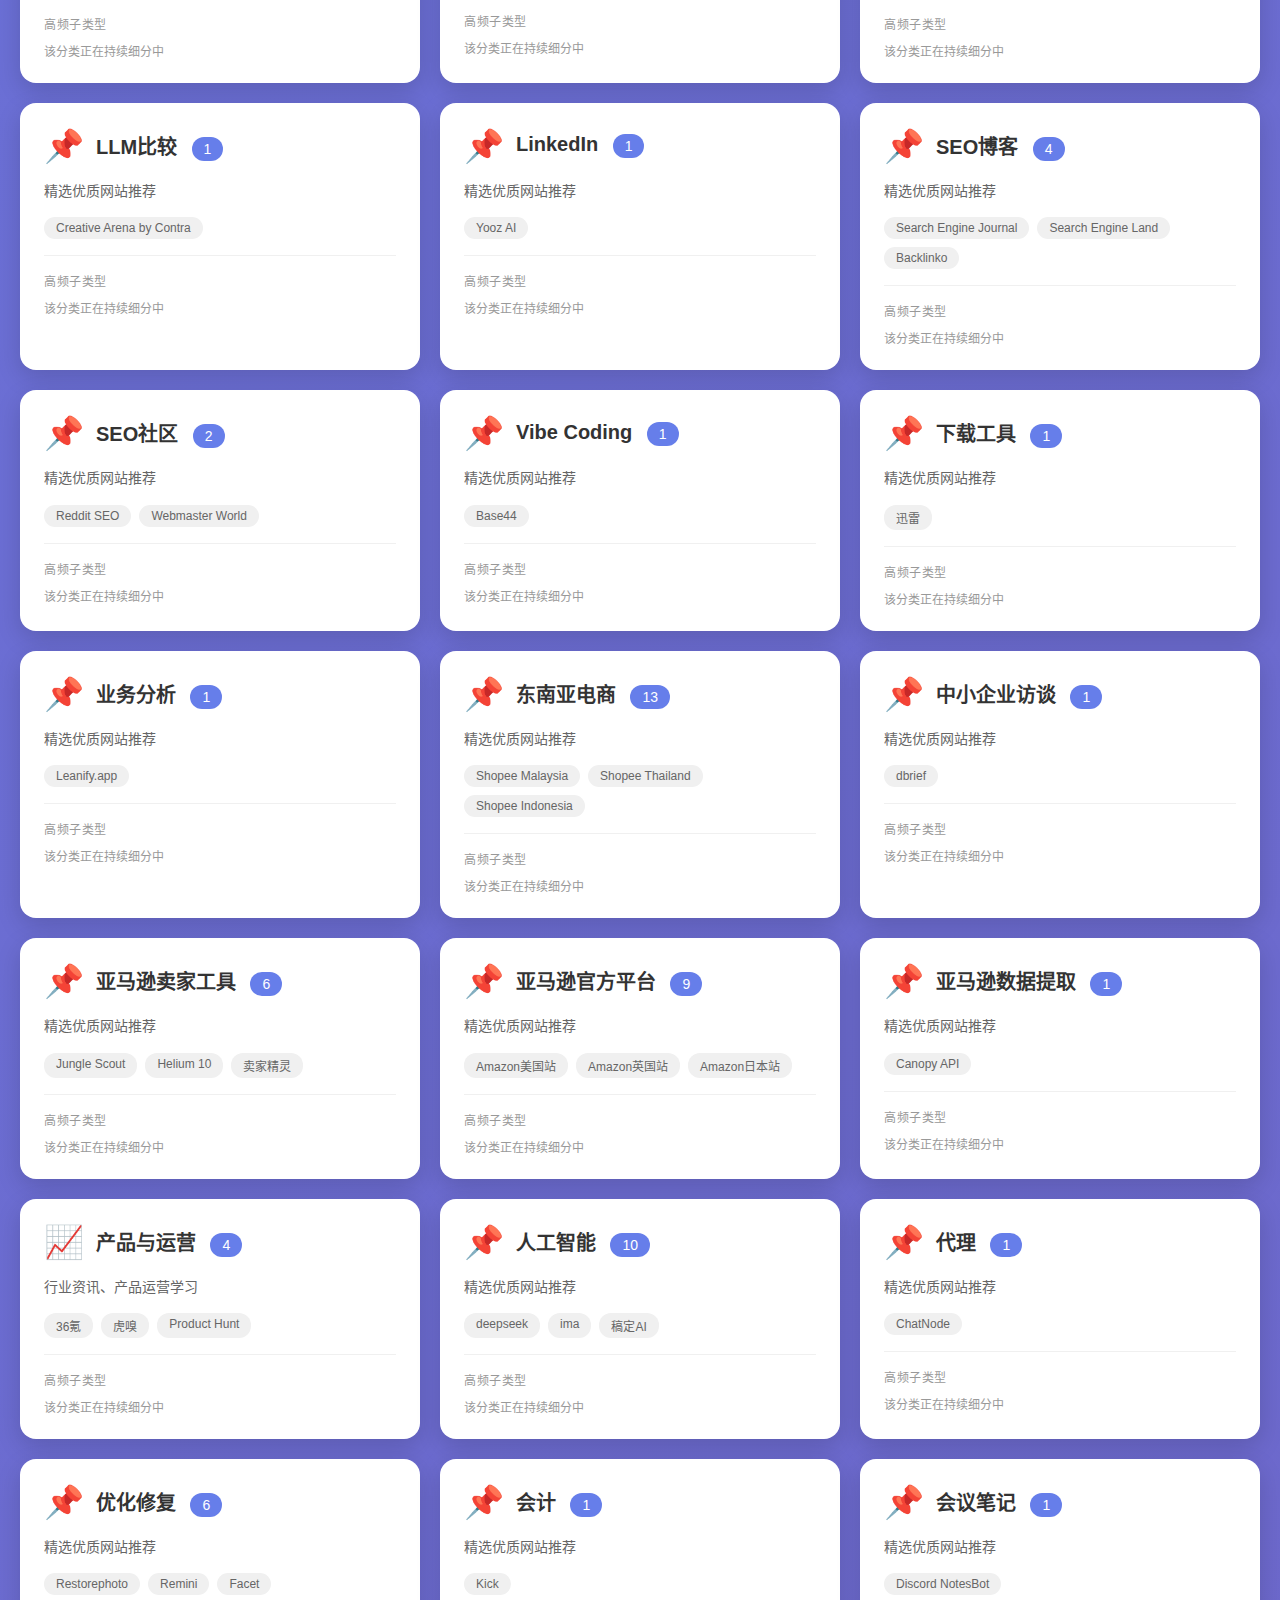
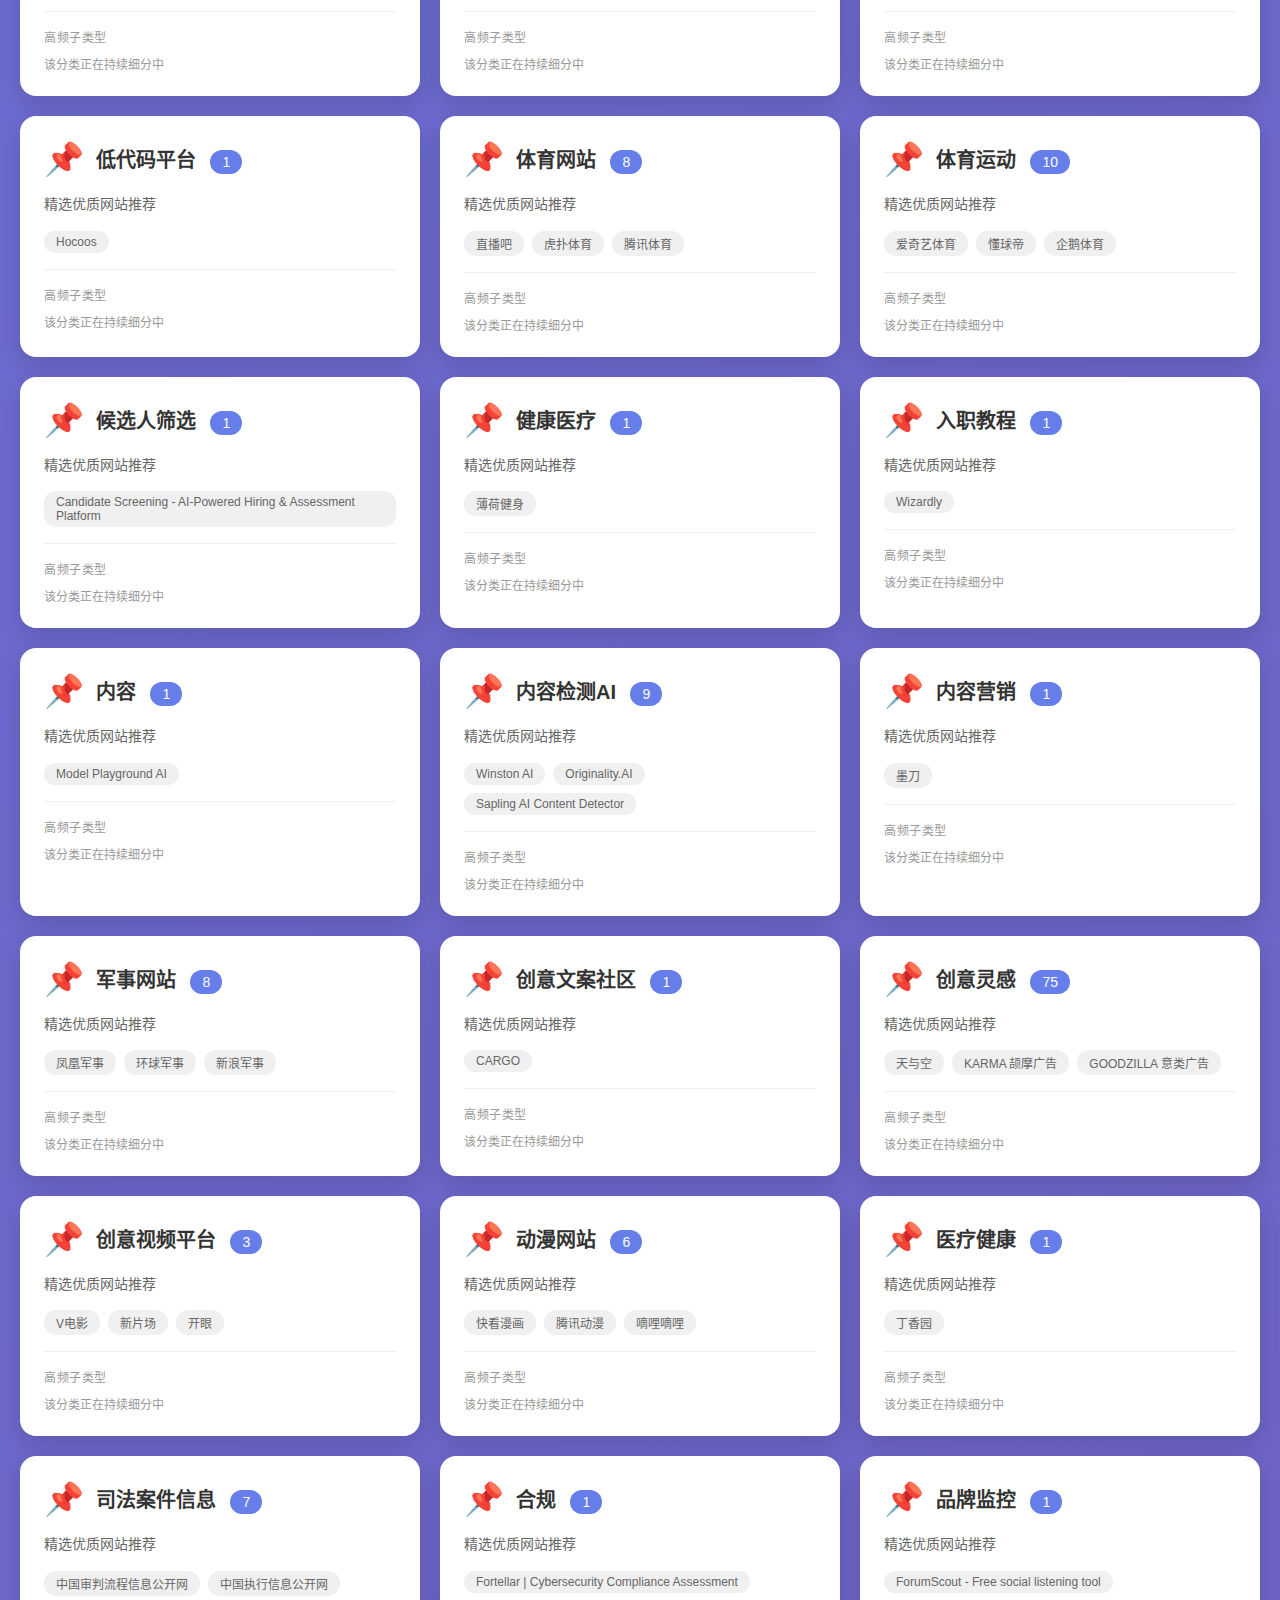
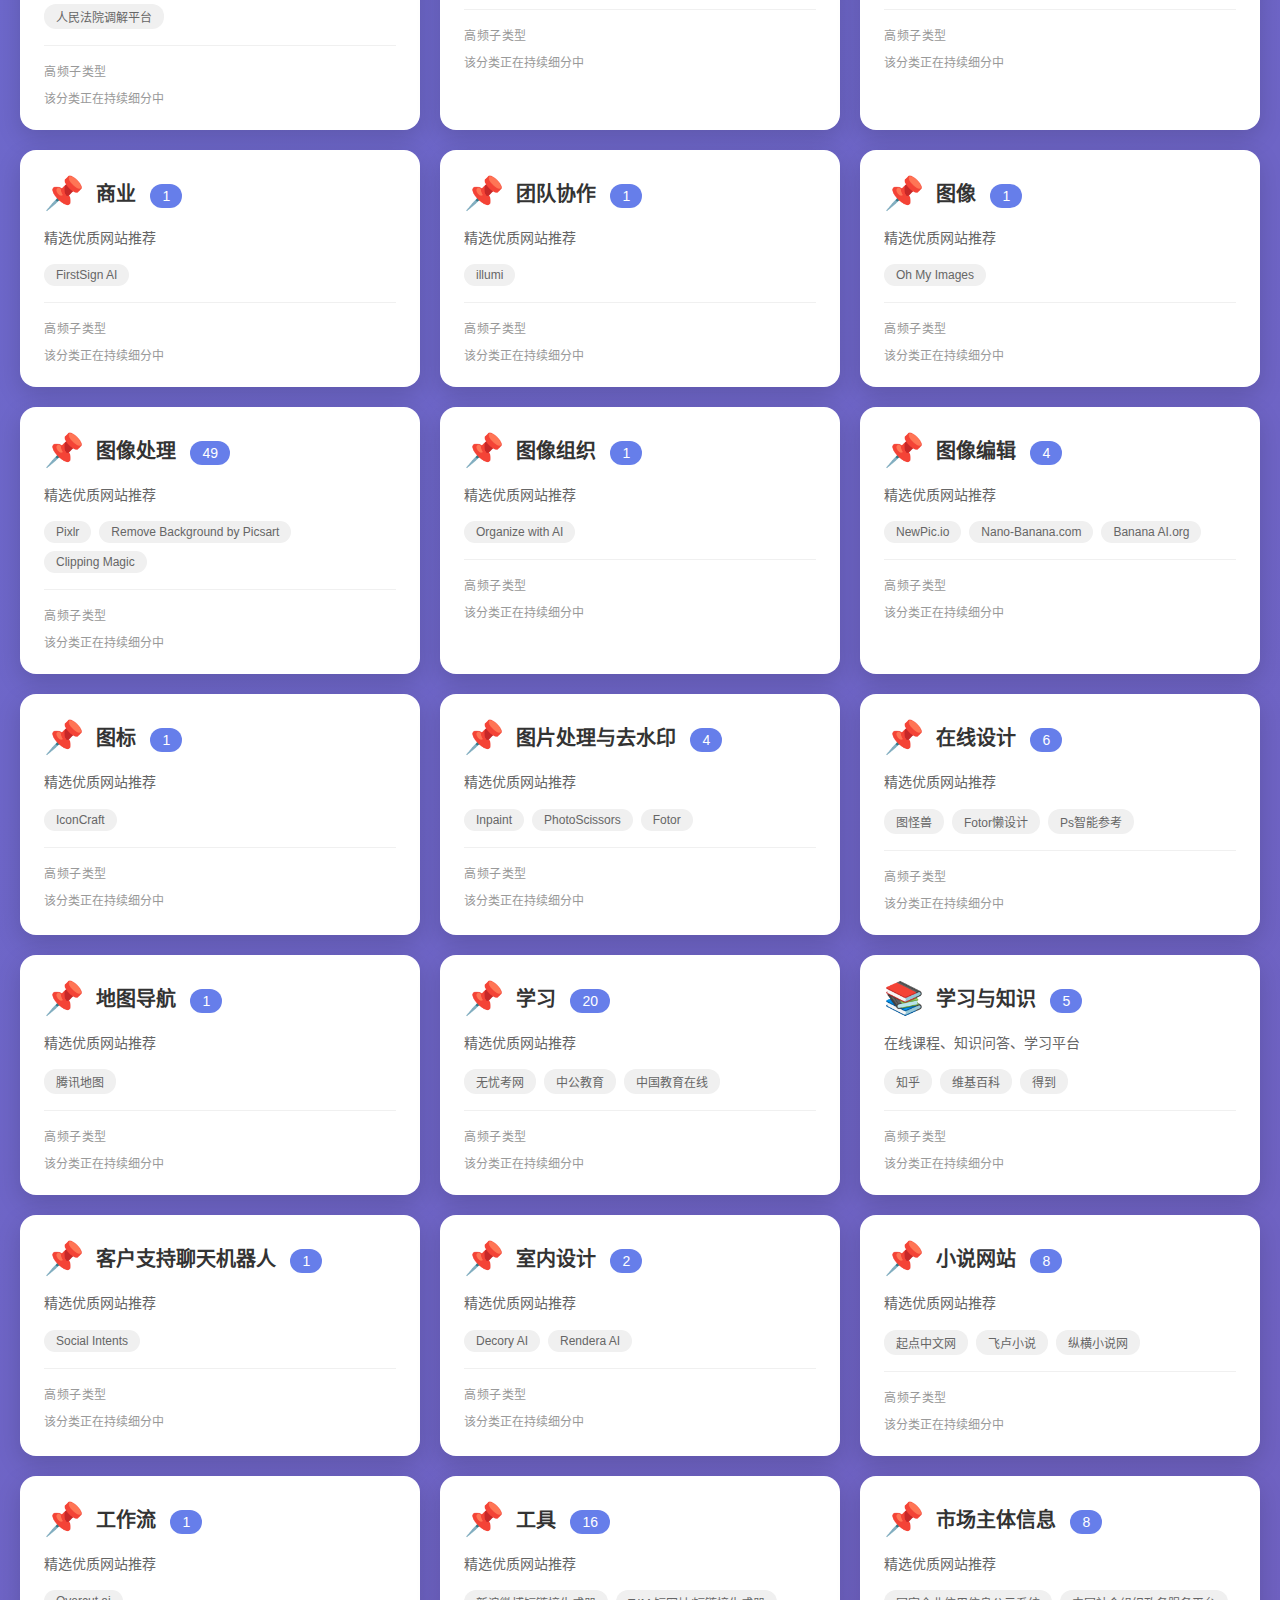
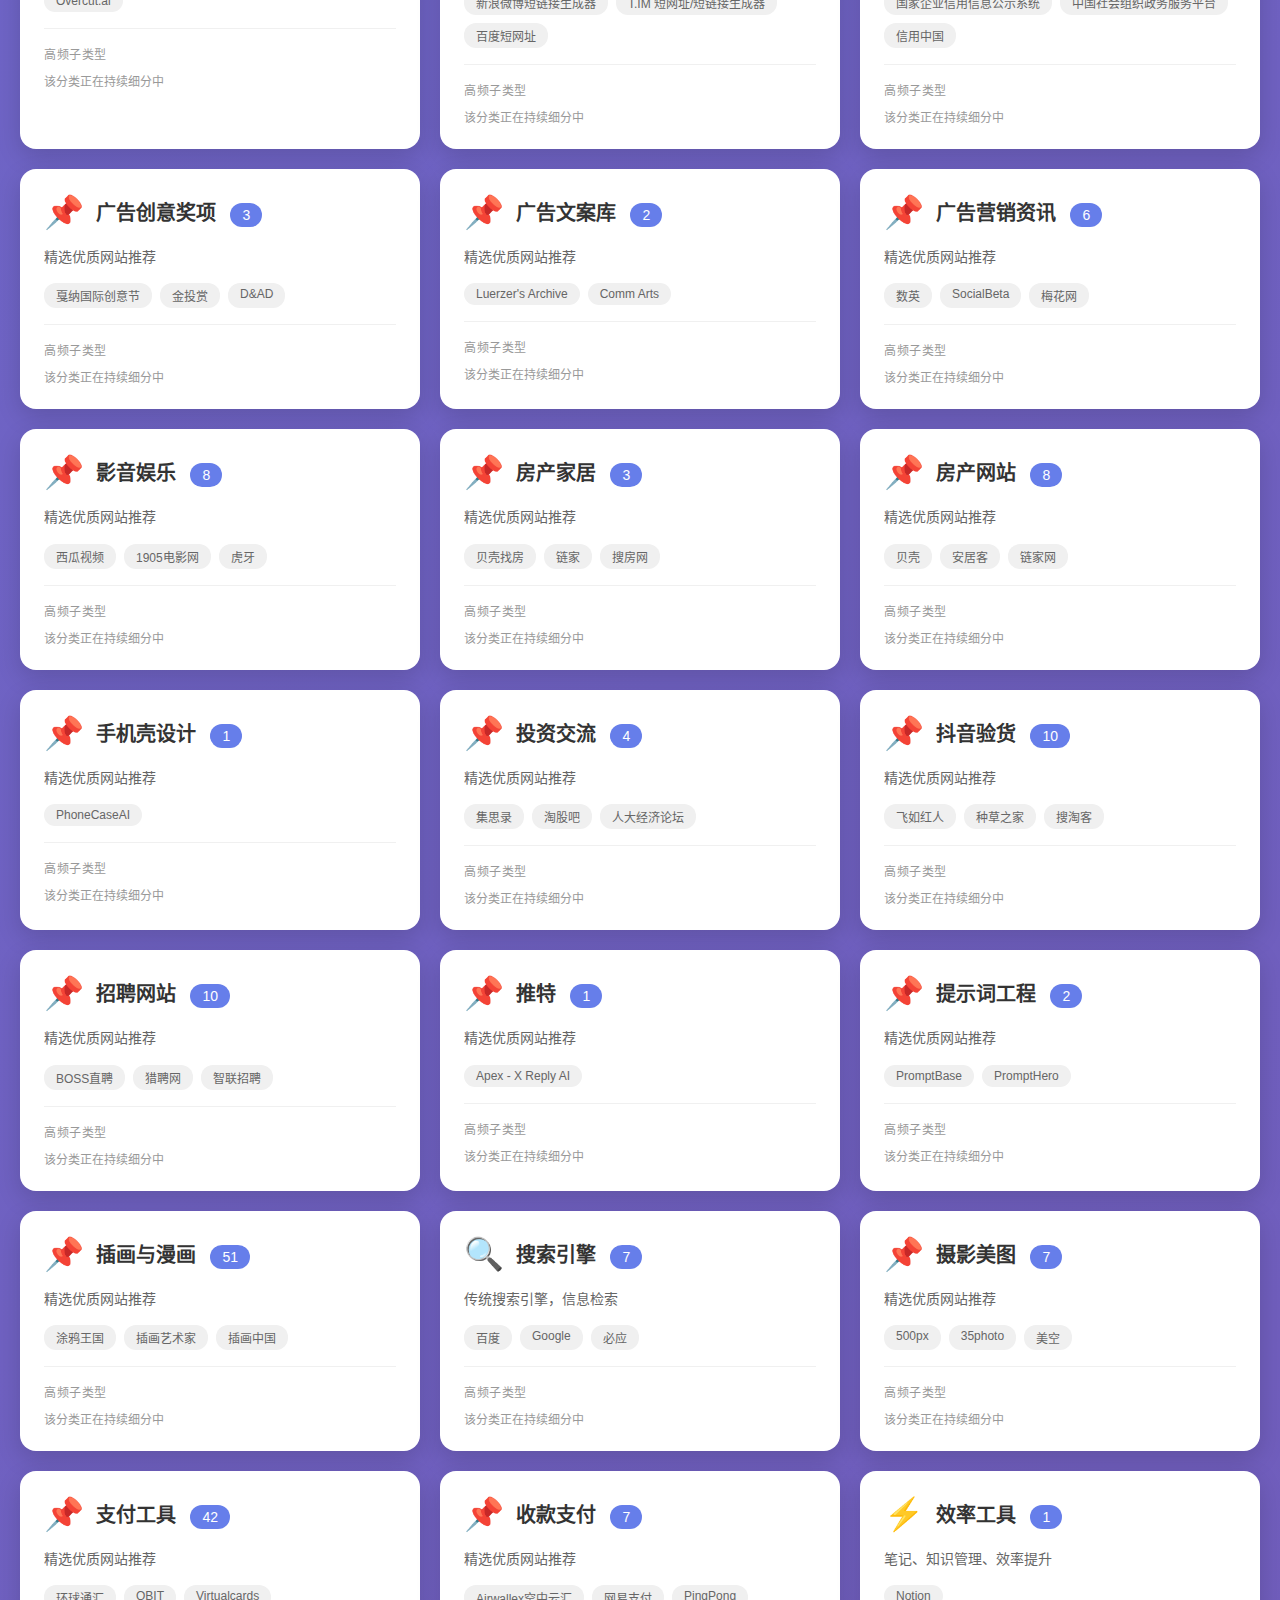
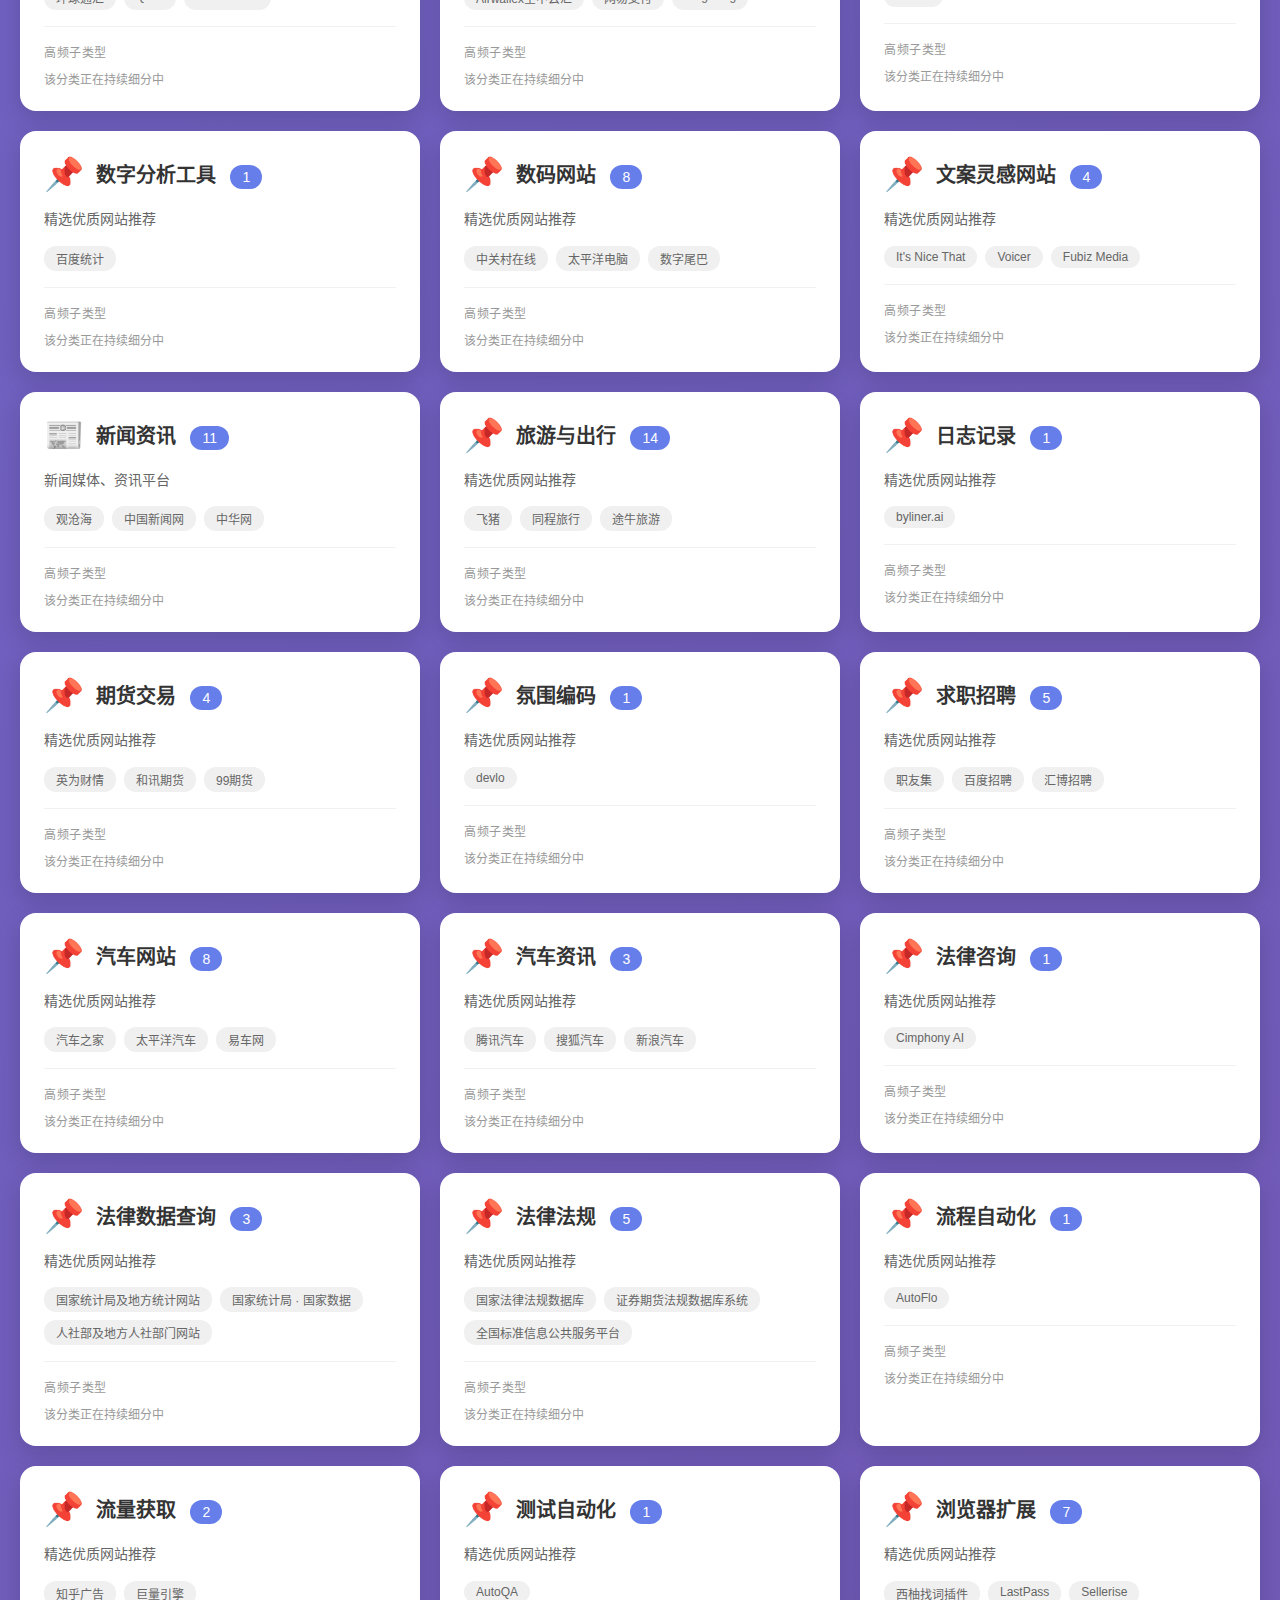
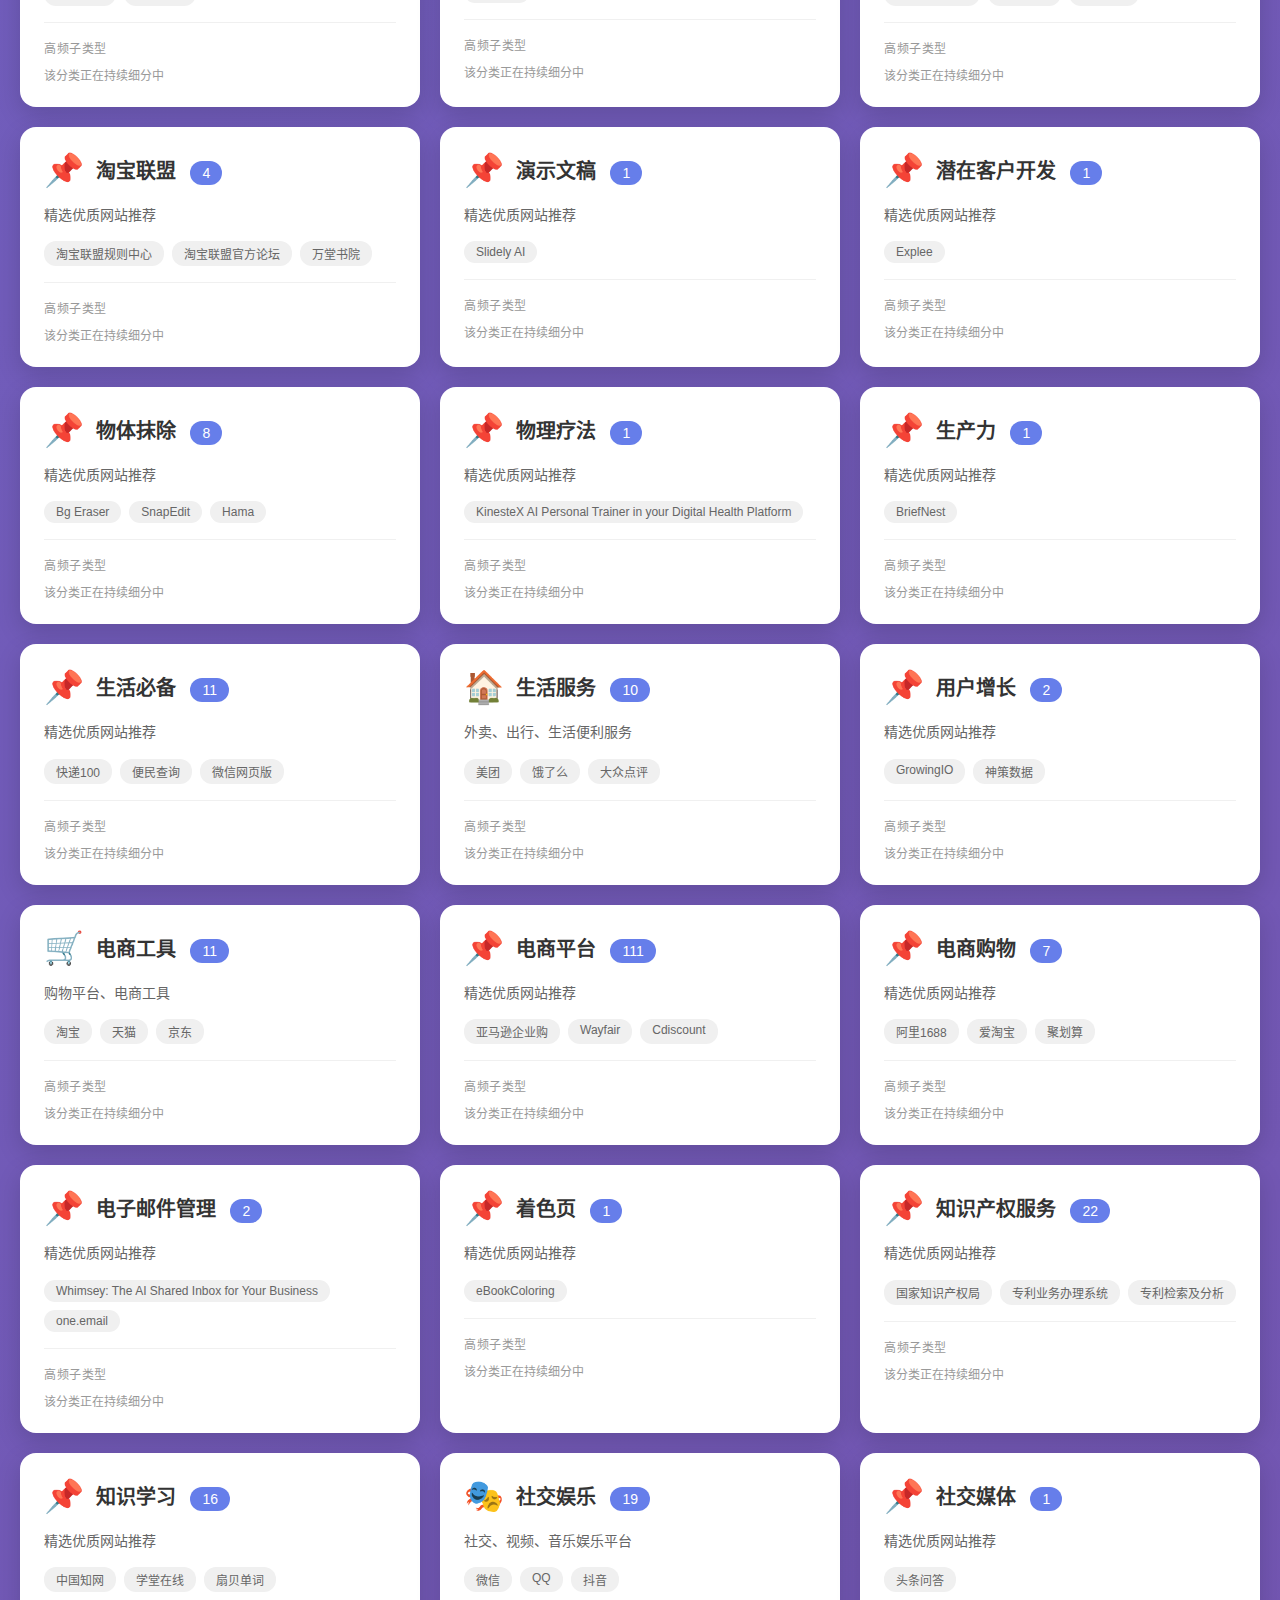
<file: categories.html>
<!DOCTYPE html>
<html lang="zh-CN">
<head>
        <!-- Google tag (gtag.js) -->
        <script async src="https://www.googletagmanager.com/gtag/js?id=G-6ERPFB8LES"></script>
        <script>
            window.dataLayer = window.dataLayer || [];
            function gtag(){dataLayer.push(arguments);}
            gtag('js', new Date());

            gtag('config', 'G-6ERPFB8LES');
        </script>
    <meta charset="UTF-8">
    <meta name="viewport" content="width=device-width, initial-scale=1.0">
    <title>分类导航 - 爱搜 AISearch</title>
    <style>
        * {
            margin: 0;
            padding: 0;
            box-sizing: border-box;
        }
        
        body {
            font-family: -apple-system, BlinkMacSystemFont, 'Segoe UI', Roboto, Arial, sans-serif;
            background: linear-gradient(135deg, #667eea 0%, #764ba2 100%);
            min-height: 100vh;
            padding: 40px 20px;
        }
        
        .header {
            text-align: center;
            color: white;
            margin-bottom: 40px;
        }
        
        .header h1 {
            font-size: 48px;
            margin-bottom: 10px;
        }
        
        .header p {
            font-size: 18px;
            opacity: 0.9;
        }
        
        .container {
            max-width: 1400px;
            margin: 0 auto;
        }
        
        .categories-grid {
            display: grid;
            grid-template-columns: repeat(auto-fill, minmax(300px, 1fr));
            gap: 20px;
            margin-bottom: 40px;
        }
        
        .category-card {
            background: white;
            border-radius: 16px;
            padding: 24px;
            box-shadow: 0 8px 24px rgba(0,0,0,0.15);
            transition: all 0.3s;
            cursor: pointer;
        }
        
        .category-card:hover {
            transform: translateY(-5px);
            box-shadow: 0 12px 32px rgba(0,0,0,0.2);
        }
        
        .category-header {
            display: flex;
            align-items: center;
            margin-bottom: 15px;
        }
        
        .category-icon {
            font-size: 32px;
            margin-right: 12px;
        }
        
        .category-name {
            font-size: 20px;
            font-weight: 600;
            color: #333;
        }
        
        .category-count {
            display: inline-block;
            background: #667eea;
            color: white;
            padding: 4px 12px;
            border-radius: 12px;
            font-size: 14px;
            margin-left: 10px;
        }
        
        .category-desc {
            color: #666;
            font-size: 14px;
            line-height: 1.6;
            margin-bottom: 15px;
        }
        
        .category-tags {
            display: flex;
            flex-wrap: wrap;
            gap: 8px;
        }
        
        .tag {
            background: #f0f0f0;
            color: #666;
            padding: 4px 12px;
            border-radius: 12px;
            font-size: 12px;
        }
        
        .back-link {
            display: block;
            text-align: center;
            margin-top: 30px;
        }
        
        .back-link a {
            display: inline-block;
            background: white;
            color: #667eea;
            padding: 14px 32px;
            border-radius: 50px;
            text-decoration: none;
            font-weight: 600;
            box-shadow: 0 4px 12px rgba(255,255,255,0.3);
            transition: all 0.3s;
        }

        .back-link a:hover {
            transform: translateY(-3px);
            box-shadow: 0 8px 20px rgba(255,255,255,0.4);
        }

        .back-link-secondary {
            margin-left: 20px;
        }
        
        .ai-categories {
            margin-bottom: 50px;
        }
        
        .section-title {
            color: white;
            font-size: 32px;
            margin-bottom: 20px;
            text-align: center;
            text-shadow: 2px 2px 4px rgba(0,0,0,0.2);
        }
        
        .ai-badge {
            background: linear-gradient(135deg, #ff6b6b 0%, #ff8e8e 100%);
            color: white;
            padding: 6px 12px;
            border-radius: 20px;
            font-size: 12px;
            font-weight: 600;
            margin-left: 10px;
        }

        .category-subtypes {
            margin-top: 16px;
            padding-top: 16px;
            border-top: 1px solid #f0f0f0;
        }

        .subtype-title {
            font-size: 12px;
            color: #999;
            margin-bottom: 10px;
            letter-spacing: 0.5px;
        }

        .subtype-list {
            display: flex;
            flex-wrap: wrap;
            gap: 8px;
        }

        .subtype-tag {
            border: none;
            background: rgba(102, 126, 234, 0.12);
            color: #4c51bf;
            padding: 5px 10px;
            border-radius: 999px;
            font-size: 12px;
            cursor: pointer;
            transition: all 0.2s ease;
        }

        .subtype-tag:hover {
            background: rgba(102, 126, 234, 0.2);
            transform: translateY(-1px);
        }

        .subtype-empty {
            font-size: 12px;
            color: #999;
        }
    </style>
</head>
<body>
    <div class="header">
        <h1>📁 分类导航</h1>
        <p>按类别快速找到你需要的网站</p>
    </div>
    
    <div class="container">
        <!-- AI工具分类 -->
        <div class="ai-categories">
            <h2 class="section-title">🤖 AI工具专区 <span class="ai-badge">HOT</span></h2>
            <div class="categories-grid" id="aiCategories"></div>
        </div>
        
        <!-- 跨境电商分类 -->
        <div class="crossborder-categories" id="跨境">
            <h2 class="section-title">🚀 跨境电商专区 <span class="ai-badge">NEW</span></h2>
            <div class="categories-grid" id="crossborderCategories"></div>
        </div>
        
        <!-- 设计师工具分类 -->
        <div class="designer-categories" id="设计">
            <h2 class="section-title">🎨 设计师工具箱</h2>
            <div class="categories-grid" id="designerCategories"></div>
        </div>
        
        <!-- 其他分类 -->
        <div class="other-categories">
            <h2 class="section-title">🌐 常用工具</h2>
            <div class="categories-grid" id="otherCategories"></div>
        </div>
    </div>
    
    <div class="back-link">
        <a href="/">🏠 返回首页</a>
        <a href="/all-sites.html" class="back-link-secondary">🌟 浏览所有网站</a>
    </div>
    
    <script src="websites.js"></script>
    <script>
        // 分类图标映射
        const categoryIcons = {
            'AI聊天助手': '💬',
            'AI写作工具': '✍️',
            'AI图像工具': '🎨',
            'AI视频工具': '🎬',
            'AI音频工具': '🎵',
            'AI编程工具': '💻',
            'AI设计工具': '🎨',
            'AI办公工具': '📊',
            'AI搜索引擎': '🔍',
            '搜索引擎': '🔍',
            '在线办公': '📄',
            '设计与创意': '🎨',
            '程序开发': '👨‍💻',
            '产品与运营': '📈',
            '学习与知识': '📚',
            '效率工具': '⚡',
            '电商工具': '🛒',
            '社交娱乐': '🎭',
            '生活服务': '🏠',
            '新闻资讯': '📰',
            '金融投资': '💰',
            // 跨境电商分类
            '跨境选品工具': '🔍',
            '跨境关键词工具': '🔑',
            '跨境广告平台': '📢',
            '跨境建站系统': '🏗️',
            '跨境支付收款': '💳',
            '跨境物流服务': '📦',
            '跨境网红营销': '🌟',
            '跨境数据分析': '📊',
            '跨境邮件营销': '✉️',
            '跨境货源平台': '🏭',
            '跨境资讯媒体': '📰',
            // 设计师工具分类
            '设计灵感网站': '💡',
            '设计素材下载': '🎁',
            '设计配色工具': '🎨',
            '在线设计工具': '✏️',
            '设计字体资源': '🔤',
            '设计软件工具': '🖥️',
            '设计学习平台': '📚'
        };
        
        // 分类描述
        const categoryDescriptions = {
            'AI聊天助手': '智能对话AI，问答、创作、编程全能助手',
            'AI写作工具': 'AI辅助写作，文章、文案、创意内容生成',
            'AI图像工具': 'AI绘画、抠图、修图、图片生成与处理',
            'AI视频工具': 'AI视频生成、剪辑、特效制作',
            'AI音频工具': 'AI音乐生成、语音合成、音频处理',
            'AI编程工具': 'AI代码补全、生成、调试辅助',
            'AI设计工具': 'AI辅助UI设计、平面设计创作',
            'AI办公工具': 'AI文档处理、PPT生成、翻译工具',
            'AI搜索引擎': 'AI驱动的智能搜索问答',
            '搜索引擎': '传统搜索引擎，信息检索',
            '在线办公': '文档协作、团队沟通办公平台',
            '设计与创意': '设计灵感、素材、作品展示',
            '程序开发': '代码托管、技术社区、学习平台',
            '产品与运营': '行业资讯、产品运营学习',
            '学习与知识': '在线课程、知识问答、学习平台',
            '效率工具': '笔记、知识管理、效率提升',
            '电商工具': '购物平台、电商工具',
            '社交娱乐': '社交、视频、音乐娱乐平台',
            '生活服务': '外卖、出行、生活便利服务',
            '新闻资讯': '新闻媒体、资讯平台',
            '金融投资': '股票、基金、理财投资工具',
            // 跨境电商分类描述
            '跨境选品工具': '亚马逊选品、产品研究、销量追踪工具',
            '跨境关键词工具': 'SEO关键词研究、竞品分析工具',
            '跨境广告平台': 'Google、Facebook等广告投放平台',
            '跨境建站系统': 'Shopify等独立站建站平台',
            '跨境支付收款': 'PayPal、Stripe等支付收款工具',
            '跨境物流服务': '国际物流、快递、仓储服务',
            '跨境网红营销': '网红合作、KOL营销平台',
            '跨境数据分析': '流量分析、用户行为、竞品监控',
            '跨境邮件营销': 'EDM邮件营销、自动化营销工具',
            '跨境货源平台': '一件代发、批发采购、货源网站',
            '跨境资讯媒体': '行业资讯、学习平台、导航网站',
            // 设计师工具分类描述
            '设计灵感网站': 'Behance、Dribbble等设计作品欣赏',
            '设计素材下载': '图片、图标、矢量素材下载',
            '设计配色工具': '在线配色、色彩搭配工具',
            '在线设计工具': 'Canva、创客贴等在线设计',
            '设计字体资源': '字体下载、字体识别工具',
            '设计软件工具': 'Figma、Sketch等设计软件',
            '设计学习平台': '设计教程、学习资源平台'
        };
        
        // AI分类列表
        const aiCategories = [
            'AI聊天助手', 'AI写作工具', 'AI图像工具', 'AI视频工具', 
            'AI音频工具', 'AI编程工具', 'AI设计工具', 'AI办公工具', 'AI搜索引擎'
        ];
        
            // 跨境电商分类列表
        const crossborderCategories = [
            '跨境选品工具', '跨境关键词工具', '跨境广告平台', '跨境建站系统',
            '跨境支付收款', '跨境物流服务', '跨境网红营销', '跨境数据分析',
            '跨境邮件营销', '跨境货源平台', '跨境资讯媒体'
        ];
        
        // 设计师工具分类列表
        const designerCategories = [
            '设计灵感网站', '设计素材下载', '设计配色工具', '在线设计工具',
            '设计字体资源', '设计软件工具', '设计学习平台'
        ];

        // 统计每个分类的网站数量和 subtype 分布
        const categoryCounts = {};
        const categorySubtypeStats = {};
        websitesDatabase.forEach(site => {
            categoryCounts[site.category] = (categoryCounts[site.category] || 0) + 1;

            if (!categorySubtypeStats[site.category]) {
                categorySubtypeStats[site.category] = {};
            }

            if (site.subtype) {
                categorySubtypeStats[site.category][site.subtype] = (categorySubtypeStats[site.category][site.subtype] || 0) + 1;
            }
        });

        function buildAllSitesUrl(query = '') {
            if (!query) return '/all-sites.html';
            return `/all-sites.html?search=${encodeURIComponent(query)}`;
        }

        function escapeHtml(text = '') {
            return String(text)
                .replace(/&/g, '&amp;')
                .replace(/</g, '&lt;')
                .replace(/>/g, '&gt;')
                .replace(/"/g, '&quot;')
                .replace(/'/g, '&#39;');
        }

        function getTopSubtypes(category, limit = 4) {
            return Object.entries(categorySubtypeStats[category] || {})
                .sort((a, b) => b[1] - a[1] || a[0].localeCompare(b[0], 'zh-CN'))
                .slice(0, limit);
        }
        
        // 渲染分类卡片
        function renderCategories() {
            const aiContainer = document.getElementById('aiCategories');
            const crossborderContainer = document.getElementById('crossborderCategories');
            const designerContainer = document.getElementById('designerCategories');
            const otherContainer = document.getElementById('otherCategories');
            
            Object.keys(categoryCounts).sort().forEach(category => {
                const card = createCategoryCard(category, categoryCounts[category]);
                
                if (aiCategories.includes(category)) {
                    aiContainer.appendChild(card);
                } else if (crossborderCategories.includes(category)) {
                    crossborderContainer.appendChild(card);
                } else if (designerCategories.includes(category)) {
                    designerContainer.appendChild(card);
                } else {
                    otherContainer.appendChild(card);
                }
            });
        }
        
        function createCategoryCard(category, count) {
            const card = document.createElement('div');
            card.className = 'category-card';
            
            // 获取该分类的示例网站（前3个）
            const examples = websitesDatabase
                .filter(site => site.category === category)
                .slice(0, 3)
                .map(site => site.name);

            const topSubtypes = getTopSubtypes(category);
            const subtypeHtml = topSubtypes.length
                ? `
                    <div class="category-subtypes">
                        <div class="subtype-title">高频子类型</div>
                        <div class="subtype-list">
                            ${topSubtypes.map(([name, subtypeCount]) => `
                                <button class="subtype-tag" type="button" data-subtype="${escapeHtml(name)}">
                                    ${escapeHtml(name)} · ${subtypeCount}
                                </button>
                            `).join('')}
                        </div>
                    </div>
                `
                : `
                    <div class="category-subtypes">
                        <div class="subtype-title">高频子类型</div>
                        <div class="subtype-empty">该分类正在持续细分中</div>
                    </div>
                `;
            
            card.innerHTML = `
                <div class="category-header">
                    <span class="category-icon">${categoryIcons[category] || '📌'}</span>
                    <div>
                        <span class="category-name">${category}</span>
                        <span class="category-count">${count}</span>
                    </div>
                </div>
                <div class="category-desc">${categoryDescriptions[category] || '精选优质网站推荐'}</div>
                <div class="category-tags">
                    ${examples.map(name => `<span class="tag">${escapeHtml(name)}</span>`).join('')}
                </div>
                ${subtypeHtml}
            `;
            
            card.addEventListener('click', () => {
                window.location.href = buildAllSitesUrl(category);
            });

            card.querySelectorAll('.subtype-tag').forEach(button => {
                button.addEventListener('click', (event) => {
                    event.stopPropagation();
                    const subtype = button.dataset.subtype || '';
                    window.location.href = buildAllSitesUrl(subtype);
                });
            });
            
            return card;
        }
        
        // 初始化
        renderCategories();
        
        // 在控制台输出统计
        console.log('=== 分类统计 ===');
        console.log('AI工具分类:', aiCategories.length, '个');
        console.log('其他分类:', Object.keys(categoryCounts).length - aiCategories.length, '个');
        console.log('总分类:', Object.keys(categoryCounts).length, '个');
    </script>
</body>
</html>
</file>
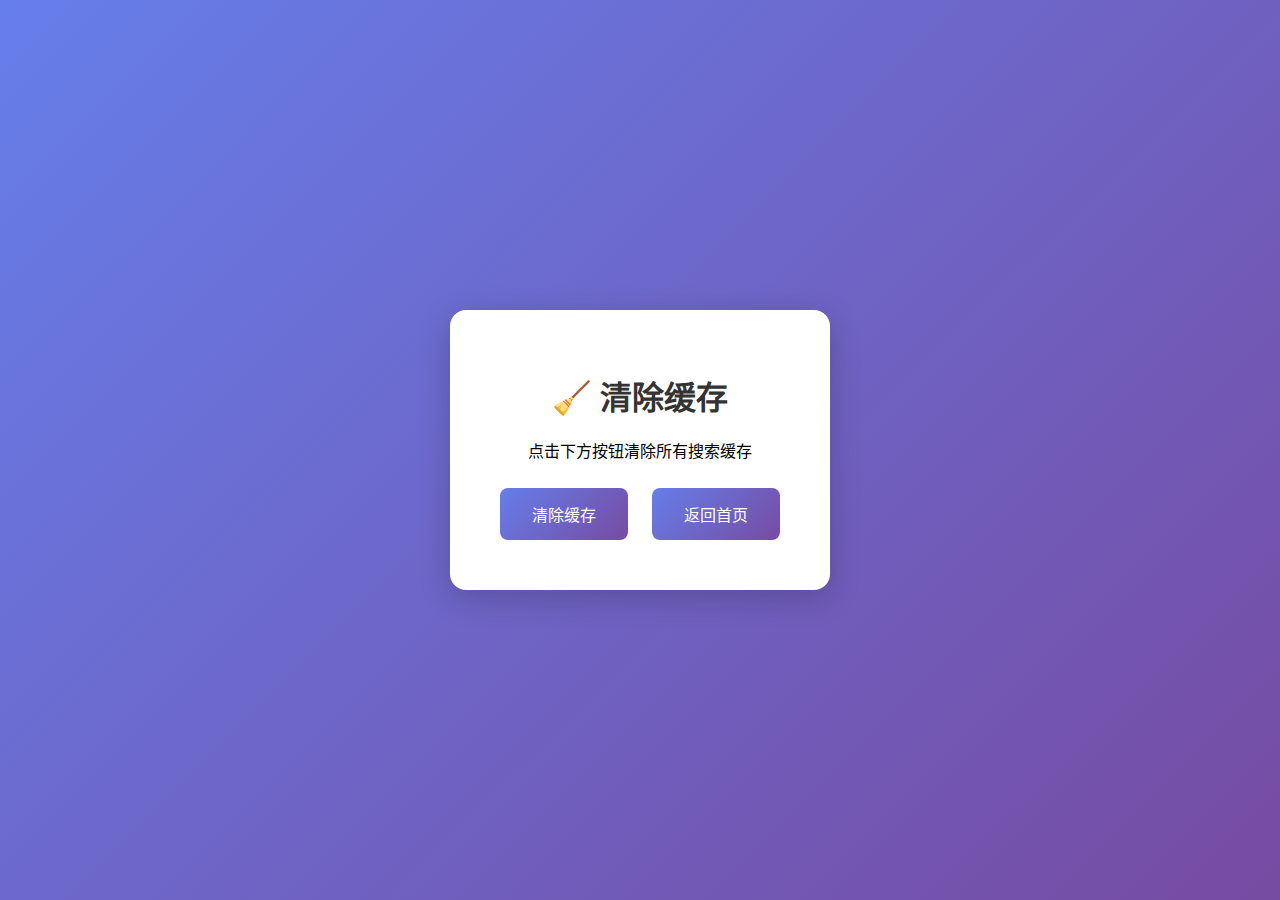
<file: clear-cache 19.27.54.html>
<!DOCTYPE html>
<html lang="zh-CN">
<head>
    <meta charset="UTF-8">
    <meta name="viewport" content="width=device-width, initial-scale=1.0">
    <title>清除缓存</title>
    <style>
        body {
            font-family: Arial, sans-serif;
            display: flex;
            align-items: center;
            justify-content: center;
            min-height: 100vh;
            background: linear-gradient(135deg, #667eea 0%, #764ba2 100%);
            margin: 0;
        }
        .container {
            background: white;
            padding: 40px;
            border-radius: 16px;
            text-align: center;
            box-shadow: 0 8px 32px rgba(0,0,0,0.2);
        }
        h1 { color: #333; margin-bottom: 20px; }
        button {
            background: linear-gradient(135deg, #667eea 0%, #764ba2 100%);
            color: white;
            border: none;
            padding: 14px 32px;
            border-radius: 8px;
            font-size: 16px;
            cursor: pointer;
            margin: 10px;
        }
        button:hover { transform: translateY(-2px); }
        .success { color: #28a745; margin-top: 20px; display: none; }
    </style>
</head>
<body>
    <div class="container">
        <h1>🧹 清除缓存</h1>
        <p>点击下方按钮清除所有搜索缓存</p>
        <button onclick="clearCache()">清除缓存</button>
        <button onclick="goHome()">返回首页</button>
        <div class="success" id="success">✅ 缓存已清除！</div>
    </div>
    
    <script>
        function clearCache() {
            // 清除所有localStorage
            const keys = Object.keys(localStorage);
            keys.forEach(key => {
                if (key.startsWith('search_cache_')) {
                    localStorage.removeItem(key);
                }
            });
            
            document.getElementById('success').style.display = 'block';
            
            setTimeout(() => {
                window.location.href = '/';
            }, 1500);
        }
        
        function goHome() {
            window.location.href = '/';
        }
    </script>
</body>
</html>
</file>
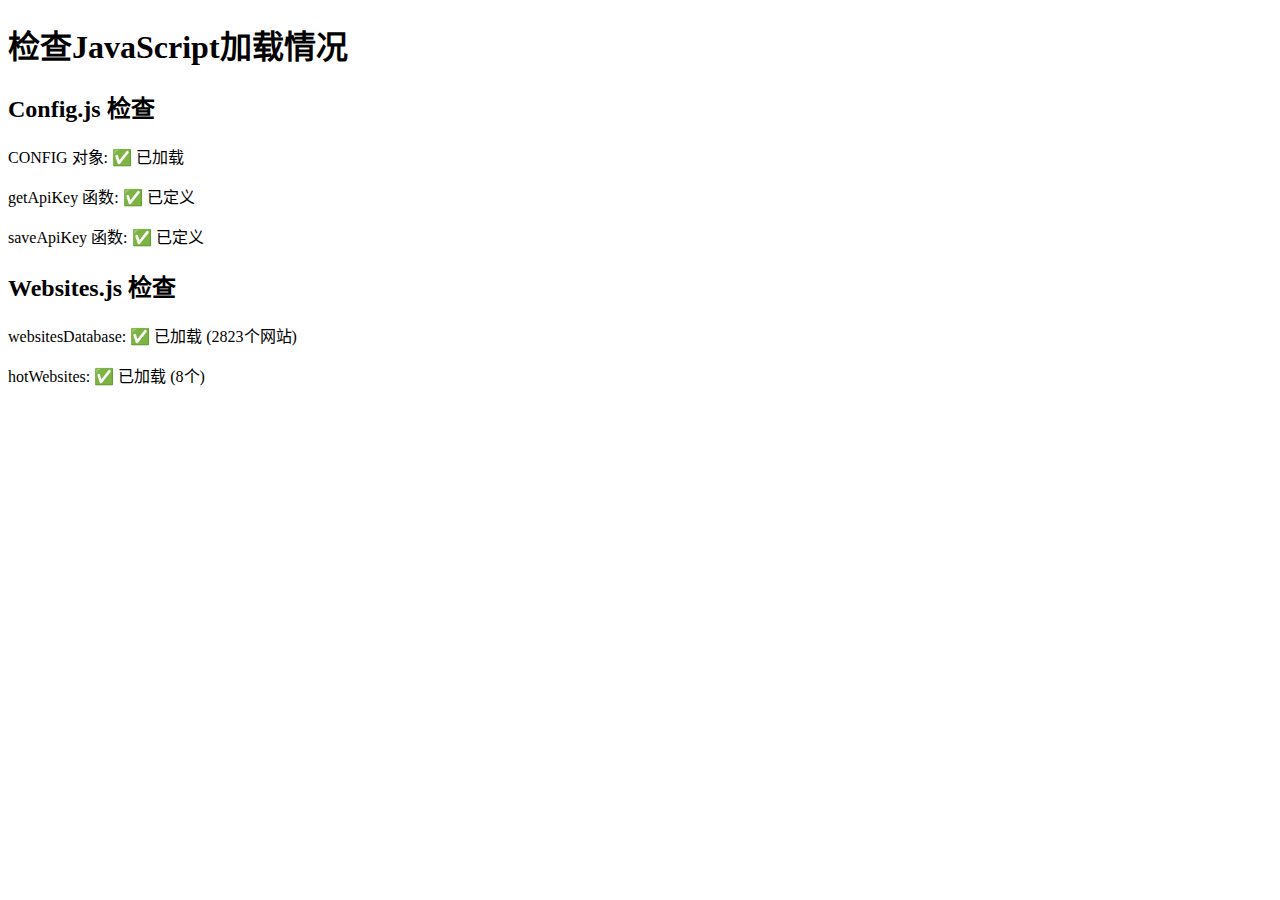
<file: debug 19.27.54.html>
<!DOCTYPE html>
<html lang="zh-CN">
<head>
    <meta charset="UTF-8">
    <meta name="viewport" content="width=device-width, initial-scale=1.0">
    <title>调试页面</title>
</head>
<body>
    <h1>检查JavaScript加载情况</h1>
    <div id="debug"></div>
    
    <script src="config.js"></script>
    <script src="websites.js"></script>
    <script>
        const debugDiv = document.getElementById('debug');
        let output = '';
        
        // 检查 config.js
        output += '<h2>Config.js 检查</h2>';
        output += '<p>CONFIG 对象: ' + (typeof CONFIG !== 'undefined' ? '✅ 已加载' : '❌ 未加载') + '</p>';
        output += '<p>getApiKey 函数: ' + (typeof getApiKey !== 'undefined' ? '✅ 已定义' : '❌ 未定义') + '</p>';
        output += '<p>saveApiKey 函数: ' + (typeof saveApiKey !== 'undefined' ? '✅ 已定义' : '❌ 未定义') + '</p>';
        
        // 检查 websites.js
        output += '<h2>Websites.js 检查</h2>';
        output += '<p>websitesDatabase: ' + (typeof websitesDatabase !== 'undefined' ? '✅ 已加载 (' + websitesDatabase.length + '个网站)' : '❌ 未加载') + '</p>';
        output += '<p>hotWebsites: ' + (typeof hotWebsites !== 'undefined' ? '✅ 已加载 (' + hotWebsites.length + '个)' : '❌ 未加载') + '</p>';
        
        debugDiv.innerHTML = output;
        
        // 在控制台也输出
        console.log('=== 调试信息 ===');
        console.log('CONFIG:', typeof CONFIG !== 'undefined' ? CONFIG : 'undefined');
        console.log('websitesDatabase:', typeof websitesDatabase !== 'undefined' ? websitesDatabase.length : 'undefined');
        console.log('hotWebsites:', typeof hotWebsites !== 'undefined' ? hotWebsites : 'undefined');
    </script>
    
    <script src="app.js"></script>
</body>
</html>
</file>
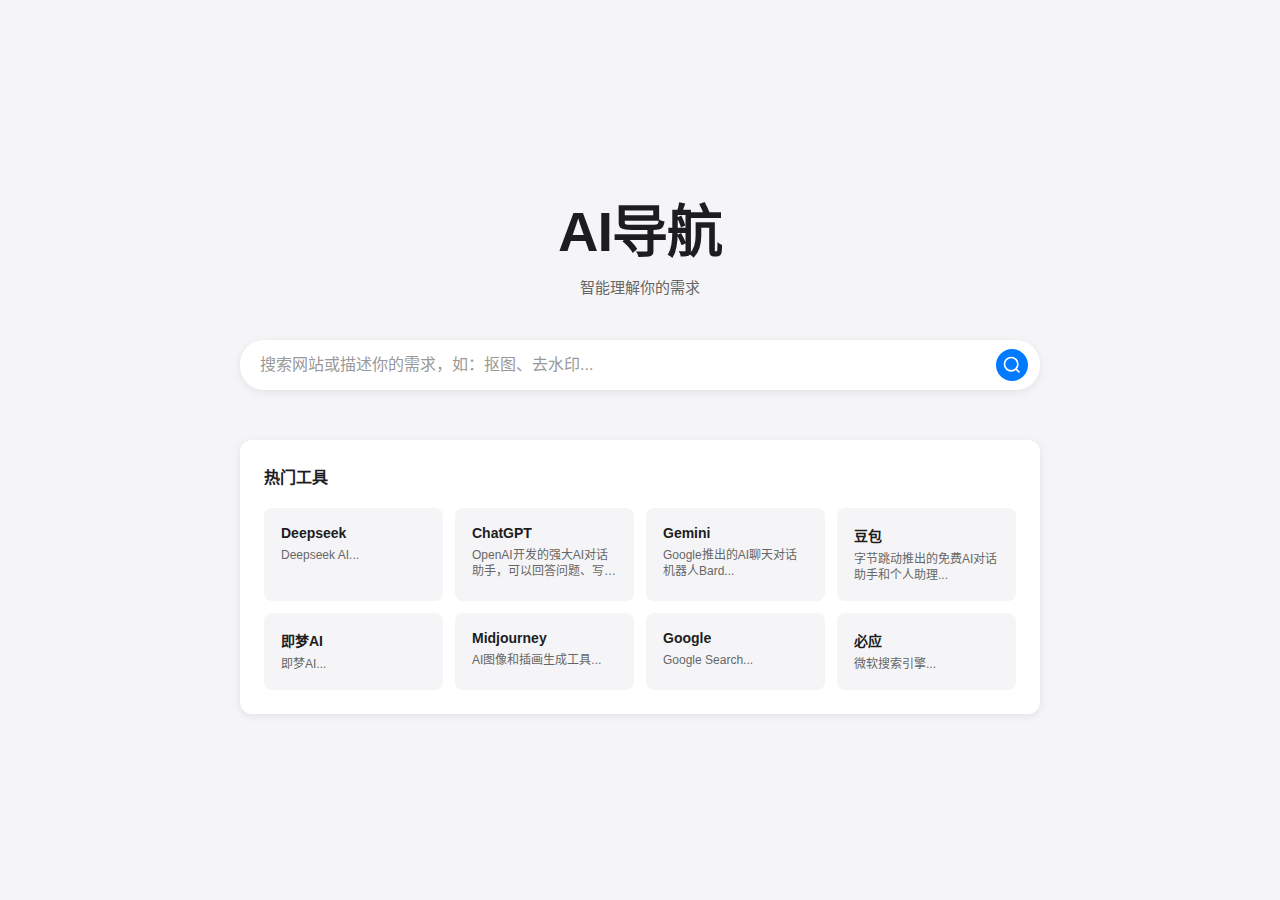
<file: index 19.27.54.html>
<!DOCTYPE html>
<html lang="zh-CN">
<head>
    <meta charset="UTF-8">
    <meta name="viewport" content="width=device-width, initial-scale=1.0">
    <title>AI导航 - 智能网站搜索</title>
    <link rel="stylesheet" href="style.css">
</head>
<body>
    <div class="container">
        <!-- Logo区域 -->
        <div class="logo">
            <h1>AI导航</h1>
            <p class="subtitle">智能理解你的需求</p>
        </div>

        <!-- 搜索框 -->
        <div class="search-box">
            <input 
                type="text" 
                id="searchInput" 
                placeholder="搜索网站或描述你的需求，如：抠图、去水印..."
                autocomplete="off"
            >
            <button id="searchBtn">
                <svg width="20" height="20" viewBox="0 0 24 24" fill="none" stroke="currentColor" stroke-width="2">
                    <circle cx="11" cy="11" r="8"></circle>
                    <path d="m21 21-4.35-4.35"></path>
                </svg>
            </button>
        </div>

        <!-- 加载动画 -->
        <div id="loading" class="loading hidden">
            <div class="spinner"></div>
            <p>AI正在理解你的需求...</p>
        </div>

        <!-- 搜索结果 -->
        <div id="results" class="results hidden">
            <div class="results-header">
                <h2 id="resultsTitle">为你找到以下网站</h2>
                <span id="resultsCount"></span>
            </div>
            <div id="resultsList" class="results-list"></div>
        </div>

        <!-- 热门推荐 -->
        <div id="hotSites" class="hot-sites">
            <h3>热门工具</h3>
            <div class="hot-list" id="hotList"></div>
        </div>
    </div>

    <script src="config.js"></script>
    <script src="websites.js"></script>
    <script src="app.js"></script>
</body>
</html>
</file>
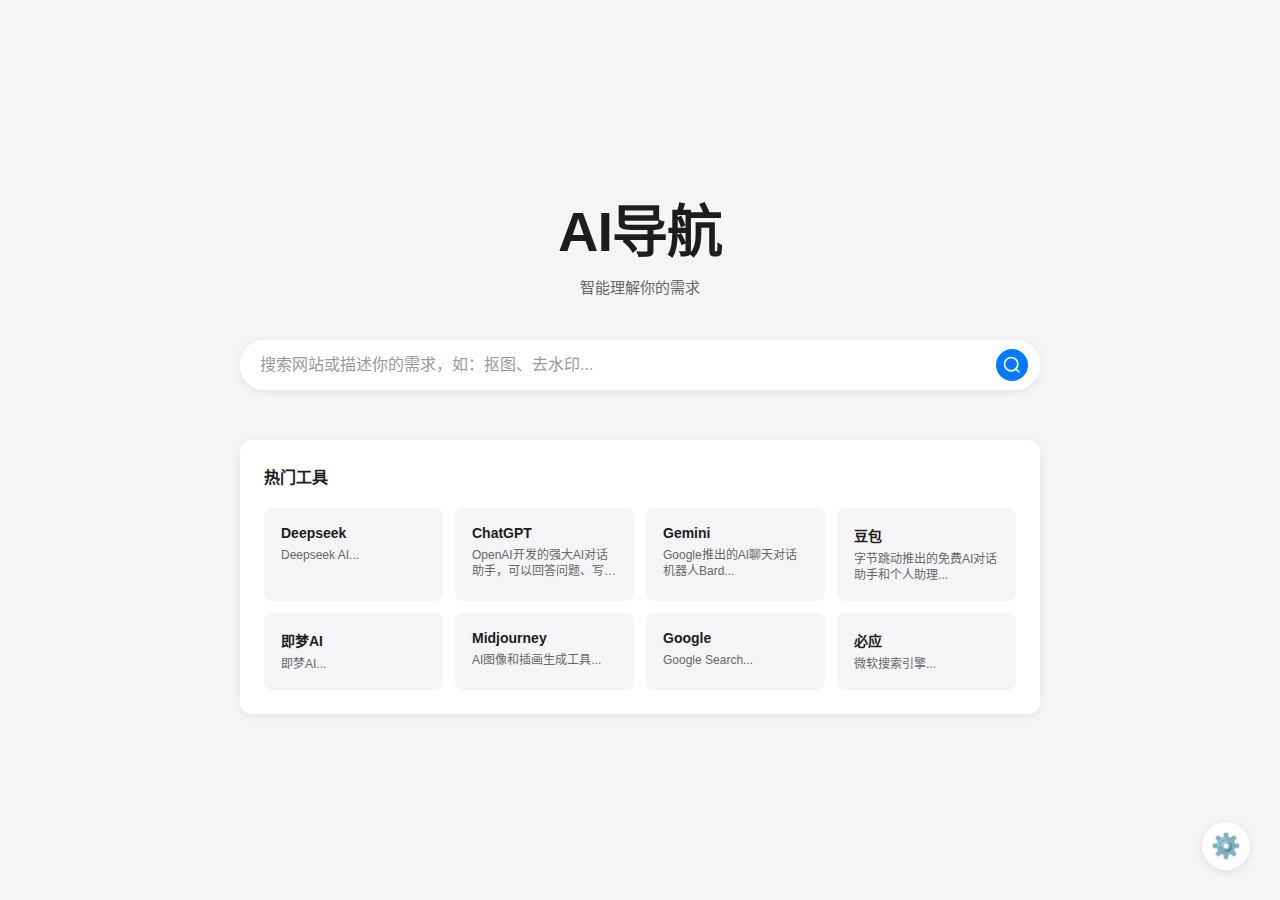
<file: index-debug 19.27.54.html>
<!DOCTYPE html>
<html lang="zh-CN">
<head>
    <meta charset="UTF-8">
    <meta name="viewport" content="width=device-width, initial-scale=1.0">
    <title>AI导航 - 简化版</title>
    <link rel="stylesheet" href="style.css">
</head>
<body>
    <div class="container">
        <!-- Logo区域 -->
        <div class="logo">
            <h1>AI导航</h1>
            <p class="subtitle">智能理解你的需求</p>
        </div>

        <!-- 搜索框 -->
        <div class="search-box">
            <input 
                type="text" 
                id="searchInput" 
                placeholder="搜索网站或描述你的需求，如：抠图、去水印..."
                autocomplete="off"
            >
            <button id="searchBtn">
                <svg width="20" height="20" viewBox="0 0 24 24" fill="none" stroke="currentColor" stroke-width="2">
                    <circle cx="11" cy="11" r="8"></circle>
                    <path d="m21 21-4.35-4.35"></path>
                </svg>
            </button>
        </div>

        <!-- 加载动画 -->
        <div id="loading" class="loading hidden">
            <div class="spinner"></div>
            <p>AI正在理解你的需求...</p>
        </div>

        <!-- 搜索结果 -->
        <div id="results" class="results hidden">
            <div class="results-header">
                <h2 id="resultsTitle">为你找到以下网站</h2>
                <span id="resultsCount"></span>
            </div>
            <div id="resultsList" class="results-list"></div>
        </div>

        <!-- 热门推荐 -->
        <div id="hotSites" class="hot-sites">
            <h3>热门工具</h3>
            <div class="hot-list" id="hotList"></div>
        </div>
    </div>

    <!-- 设置按钮 -->
    <button class="settings-btn" id="settingsBtn" title="API设置">⚙️</button>

    <!-- API设置弹窗 -->
    <div id="settingsModal" class="modal hidden">
        <div class="modal-content">
            <div class="modal-header">
                <h2>API设置</h2>
                <button class="close-btn" id="closeModal">×</button>
            </div>
            <div class="modal-body">
                <label for="apiKeyInput">DeepSeek API Key:</label>
                <input 
                    type="password" 
                    id="apiKeyInput" 
                    placeholder="sk-996f4ede1cc449f9a0380ec3f17e563f"
                    autocomplete="off"
                >
                <p class="hint">
                    💡 获取API Key: <a href="https://platform.deepseek.com" target="_blank">platform.deepseek.com</a>
                    <br>没有API Key也能使用，但只能搜索本地数据库
                </p>
                <button id="saveApiKey" class="save-btn">保存</button>
            </div>
        </div>
    </div>

    <script>
        console.log('=== 开始加载脚本 ===');
    </script>
    
    <script src="config.js"></script>
    <script>
        console.log('config.js 加载完成, CONFIG:', typeof CONFIG);
    </script>
    
    <script src="websites.js"></script>
    <script>
        console.log('websites.js 加载完成, websitesDatabase:', typeof websitesDatabase);
    </script>
    
    <script src="app.js"></script>
    <script>
        console.log('app.js 加载完成');
        console.log('=== 所有脚本加载完成 ===');
    </script>
</body>
</html>
</file>
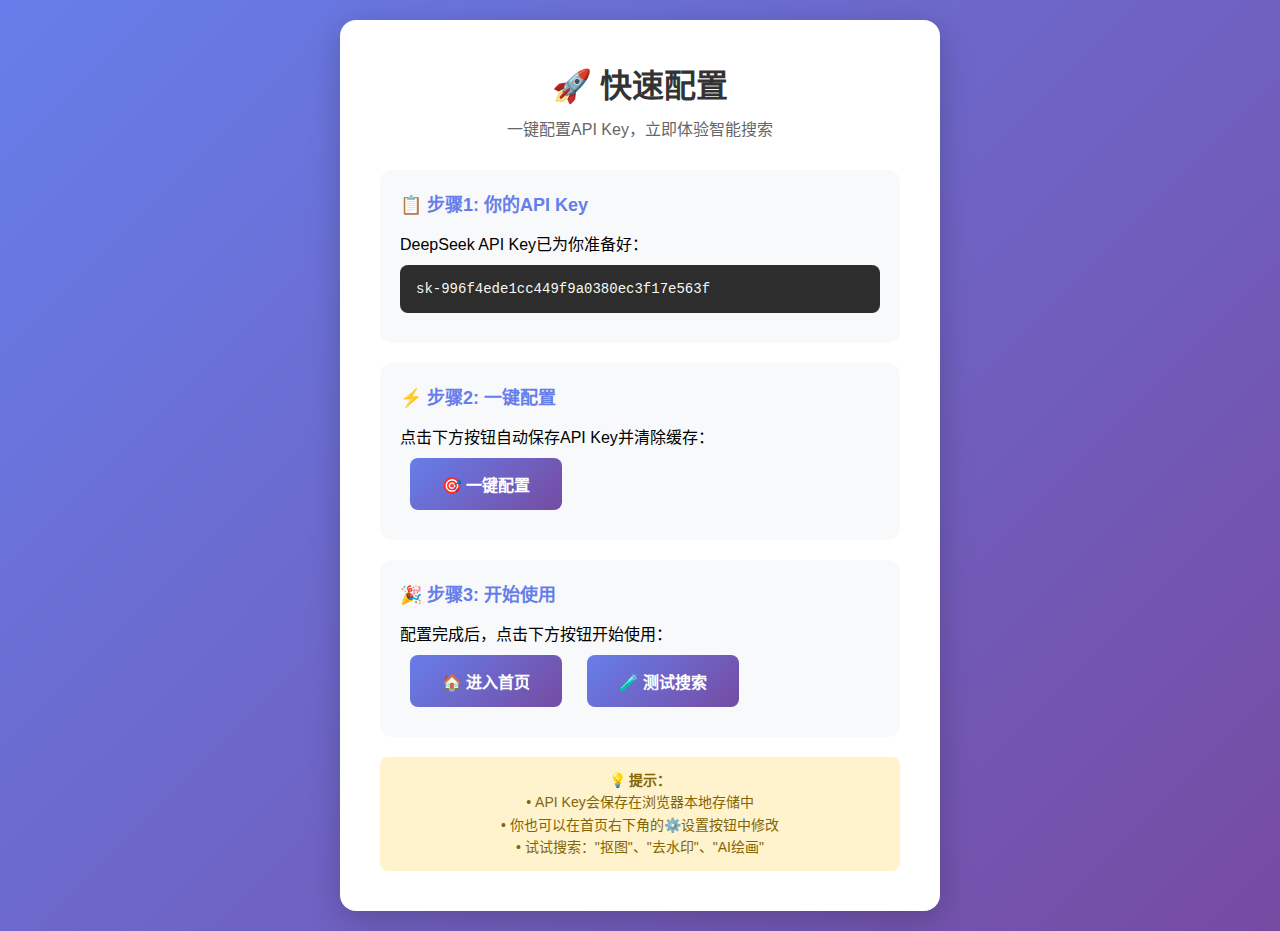
<file: setup 19.27.54.html>
<!DOCTYPE html>
<html lang="zh-CN">
<head>
    <meta charset="UTF-8">
    <meta name="viewport" content="width=device-width, initial-scale=1.0">
    <title>快速配置 - AI导航</title>
    <style>
        * {
            margin: 0;
            padding: 0;
            box-sizing: border-box;
        }
        
        body {
            font-family: -apple-system, BlinkMacSystemFont, 'Segoe UI', Roboto, Arial, sans-serif;
            background: linear-gradient(135deg, #667eea 0%, #764ba2 100%);
            min-height: 100vh;
            display: flex;
            align-items: center;
            justify-content: center;
            padding: 20px;
        }
        
        .container {
            background: white;
            border-radius: 16px;
            padding: 40px;
            max-width: 600px;
            width: 100%;
            box-shadow: 0 8px 32px rgba(0,0,0,0.2);
            text-align: center;
        }
        
        h1 {
            color: #333;
            margin-bottom: 10px;
            font-size: 32px;
        }
        
        .subtitle {
            color: #666;
            margin-bottom: 30px;
            font-size: 16px;
        }
        
        .step {
            background: #f8f9fa;
            padding: 20px;
            border-radius: 12px;
            margin-bottom: 20px;
            text-align: left;
        }
        
        .step h3 {
            color: #667eea;
            margin-bottom: 15px;
            font-size: 18px;
        }
        
        .api-key {
            background: #2d2d2d;
            color: #f8f8f2;
            padding: 16px;
            border-radius: 8px;
            font-family: Monaco, monospace;
            font-size: 14px;
            word-break: break-all;
            margin: 10px 0;
        }
        
        button {
            background: linear-gradient(135deg, #667eea 0%, #764ba2 100%);
            color: white;
            border: none;
            padding: 14px 32px;
            border-radius: 8px;
            font-size: 16px;
            font-weight: 600;
            cursor: pointer;
            transition: all 0.3s;
            margin: 10px;
        }
        
        button:hover {
            transform: translateY(-2px);
            box-shadow: 0 6px 16px rgba(102, 126, 234, 0.3);
        }
        
        .success {
            background: #d4edda;
            color: #155724;
            padding: 16px;
            border-radius: 8px;
            margin-top: 20px;
            display: none;
        }
        
        .note {
            background: #fff3cd;
            color: #856404;
            padding: 12px;
            border-radius: 8px;
            margin-top: 15px;
            font-size: 14px;
            line-height: 1.6;
        }
    </style>
</head>
<body>
    <div class="container">
        <h1>🚀 快速配置</h1>
        <p class="subtitle">一键配置API Key，立即体验智能搜索</p>
        
        <div class="step">
            <h3>📋 步骤1: 你的API Key</h3>
            <p>DeepSeek API Key已为你准备好：</p>
            <div class="api-key" id="apiKeyDisplay">sk-996f4ede1cc449f9a0380ec3f17e563f</div>
        </div>
        
        <div class="step">
            <h3>⚡ 步骤2: 一键配置</h3>
            <p>点击下方按钮自动保存API Key并清除缓存：</p>
            <button onclick="quickSetup()">🎯 一键配置</button>
            <div id="success" class="success">
                ✅ <strong>配置成功！</strong><br>
                API Key已保存，缓存已清除。
            </div>
        </div>
        
        <div class="step">
            <h3>🎉 步骤3: 开始使用</h3>
            <p>配置完成后，点击下方按钮开始使用：</p>
            <button onclick="goToHomepage()">🏠 进入首页</button>
            <button onclick="testSearch()">🧪 测试搜索</button>
        </div>
        
        <div class="note">
            💡 <strong>提示：</strong>
            <br>• API Key会保存在浏览器本地存储中
            <br>• 你也可以在首页右下角的⚙️设置按钮中修改
            <br>• 试试搜索："抠图"、"去水印"、"AI绘画"
        </div>
    </div>
    
    <script src="config.js"></script>
    <script>
        function quickSetup() {
            const apiKey = 'sk-996f4ede1cc449f9a0380ec3f17e563f';
            
            // 保存API Key
            saveApiKey(apiKey);
            
            // 清除所有缓存
            clearOldCache();
            
            // 显示成功消息
            document.getElementById('success').style.display = 'block';
            
            // 3秒后自动跳转
            setTimeout(() => {
                window.location.href = '/';
            }, 2000);
        }
        
        function goToHomepage() {
            window.location.href = '/';
        }
        
        function testSearch() {
            // 保存一个测试搜索词
            sessionStorage.setItem('test_query', '抠图');
            window.location.href = '/?q=抠图';
        }
    </script>
</body>
</html>
</file>
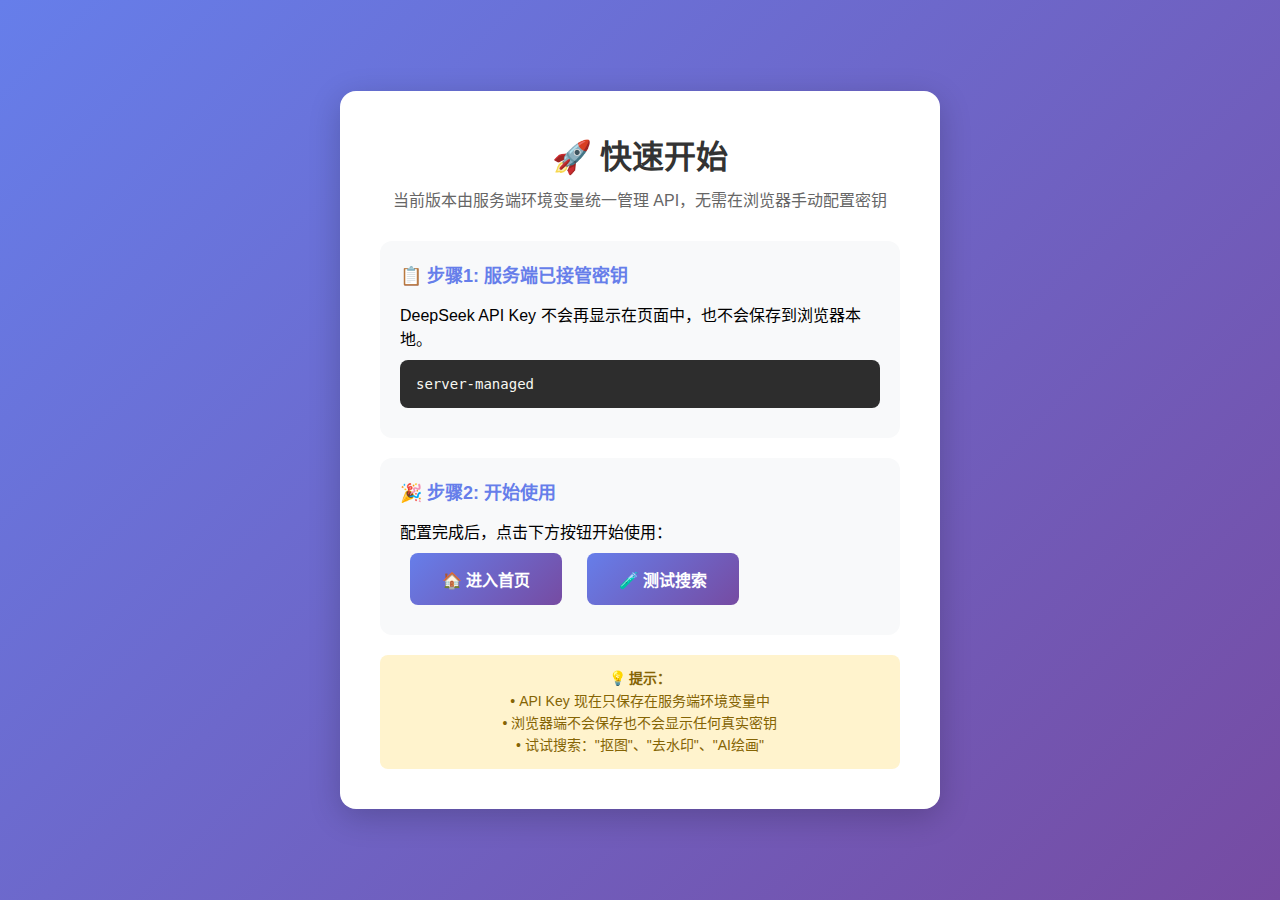
<file: setup.html>
<!DOCTYPE html>
<html lang="zh-CN">
<head>
        <!-- Google tag (gtag.js) -->
        <script async src="https://www.googletagmanager.com/gtag/js?id=G-6ERPFB8LES"></script>
        <script>
            window.dataLayer = window.dataLayer || [];
            function gtag(){dataLayer.push(arguments);}
            gtag('js', new Date());

            gtag('config', 'G-6ERPFB8LES');
        </script>
    <meta charset="UTF-8">
    <meta name="viewport" content="width=device-width, initial-scale=1.0">
    <title>快速配置 - AI导航</title>
    <style>
        * {
            margin: 0;
            padding: 0;
            box-sizing: border-box;
        }
        
        body {
            font-family: -apple-system, BlinkMacSystemFont, 'Segoe UI', Roboto, Arial, sans-serif;
            background: linear-gradient(135deg, #667eea 0%, #764ba2 100%);
            min-height: 100vh;
            display: flex;
            align-items: center;
            justify-content: center;
            padding: 20px;
        }
        
        .container {
            background: white;
            border-radius: 16px;
            padding: 40px;
            max-width: 600px;
            width: 100%;
            box-shadow: 0 8px 32px rgba(0,0,0,0.2);
            text-align: center;
        }
        
        h1 {
            color: #333;
            margin-bottom: 10px;
            font-size: 32px;
        }
        
        .subtitle {
            color: #666;
            margin-bottom: 30px;
            font-size: 16px;
        }
        
        .step {
            background: #f8f9fa;
            padding: 20px;
            border-radius: 12px;
            margin-bottom: 20px;
            text-align: left;
        }
        
        .step h3 {
            color: #667eea;
            margin-bottom: 15px;
            font-size: 18px;
        }
        
        .api-key {
            background: #2d2d2d;
            color: #f8f8f2;
            padding: 16px;
            border-radius: 8px;
            font-family: Monaco, monospace;
            font-size: 14px;
            word-break: break-all;
            margin: 10px 0;
        }
        
        button {
            background: linear-gradient(135deg, #667eea 0%, #764ba2 100%);
            color: white;
            border: none;
            padding: 14px 32px;
            border-radius: 8px;
            font-size: 16px;
            font-weight: 600;
            cursor: pointer;
            transition: all 0.3s;
            margin: 10px;
        }
        
        button:hover {
            transform: translateY(-2px);
            box-shadow: 0 6px 16px rgba(102, 126, 234, 0.3);
        }
        
        .success {
            background: #d4edda;
            color: #155724;
            padding: 16px;
            border-radius: 8px;
            margin-top: 20px;
            display: none;
        }
        
        .note {
            background: #fff3cd;
            color: #856404;
            padding: 12px;
            border-radius: 8px;
            margin-top: 15px;
            font-size: 14px;
            line-height: 1.6;
        }
    </style>
</head>
<body>
    <div class="container">
    <h1>🚀 快速开始</h1>
    <p class="subtitle">当前版本由服务端环境变量统一管理 API，无需在浏览器手动配置密钥</p>
        
        <div class="step">
            <h3>📋 步骤1: 服务端已接管密钥</h3>
            <p>DeepSeek API Key 不会再显示在页面中，也不会保存到浏览器本地。</p>
            <div class="api-key" id="apiKeyDisplay">server-managed</div>
        </div>
        
        <div class="step">
            <h3>🎉 步骤2: 开始使用</h3>
            <p>配置完成后，点击下方按钮开始使用：</p>
            <button onclick="goToHomepage()">🏠 进入首页</button>
            <button onclick="testSearch()">🧪 测试搜索</button>
        </div>
        
        <div class="note">
            💡 <strong>提示：</strong>
            <br>• API Key 现在只保存在服务端环境变量中
            <br>• 浏览器端不会保存也不会显示任何真实密钥
            <br>• 试试搜索："抠图"、"去水印"、"AI绘画"
        </div>
    </div>
    
    <script>
        function goToHomepage() {
            window.location.href = '/';
        }
        
        function testSearch() {
            // 保存一个测试搜索词
            sessionStorage.setItem('test_query', '抠图');
            window.location.href = '/?q=抠图';
        }
    </script>
</body>
</html>
</file>
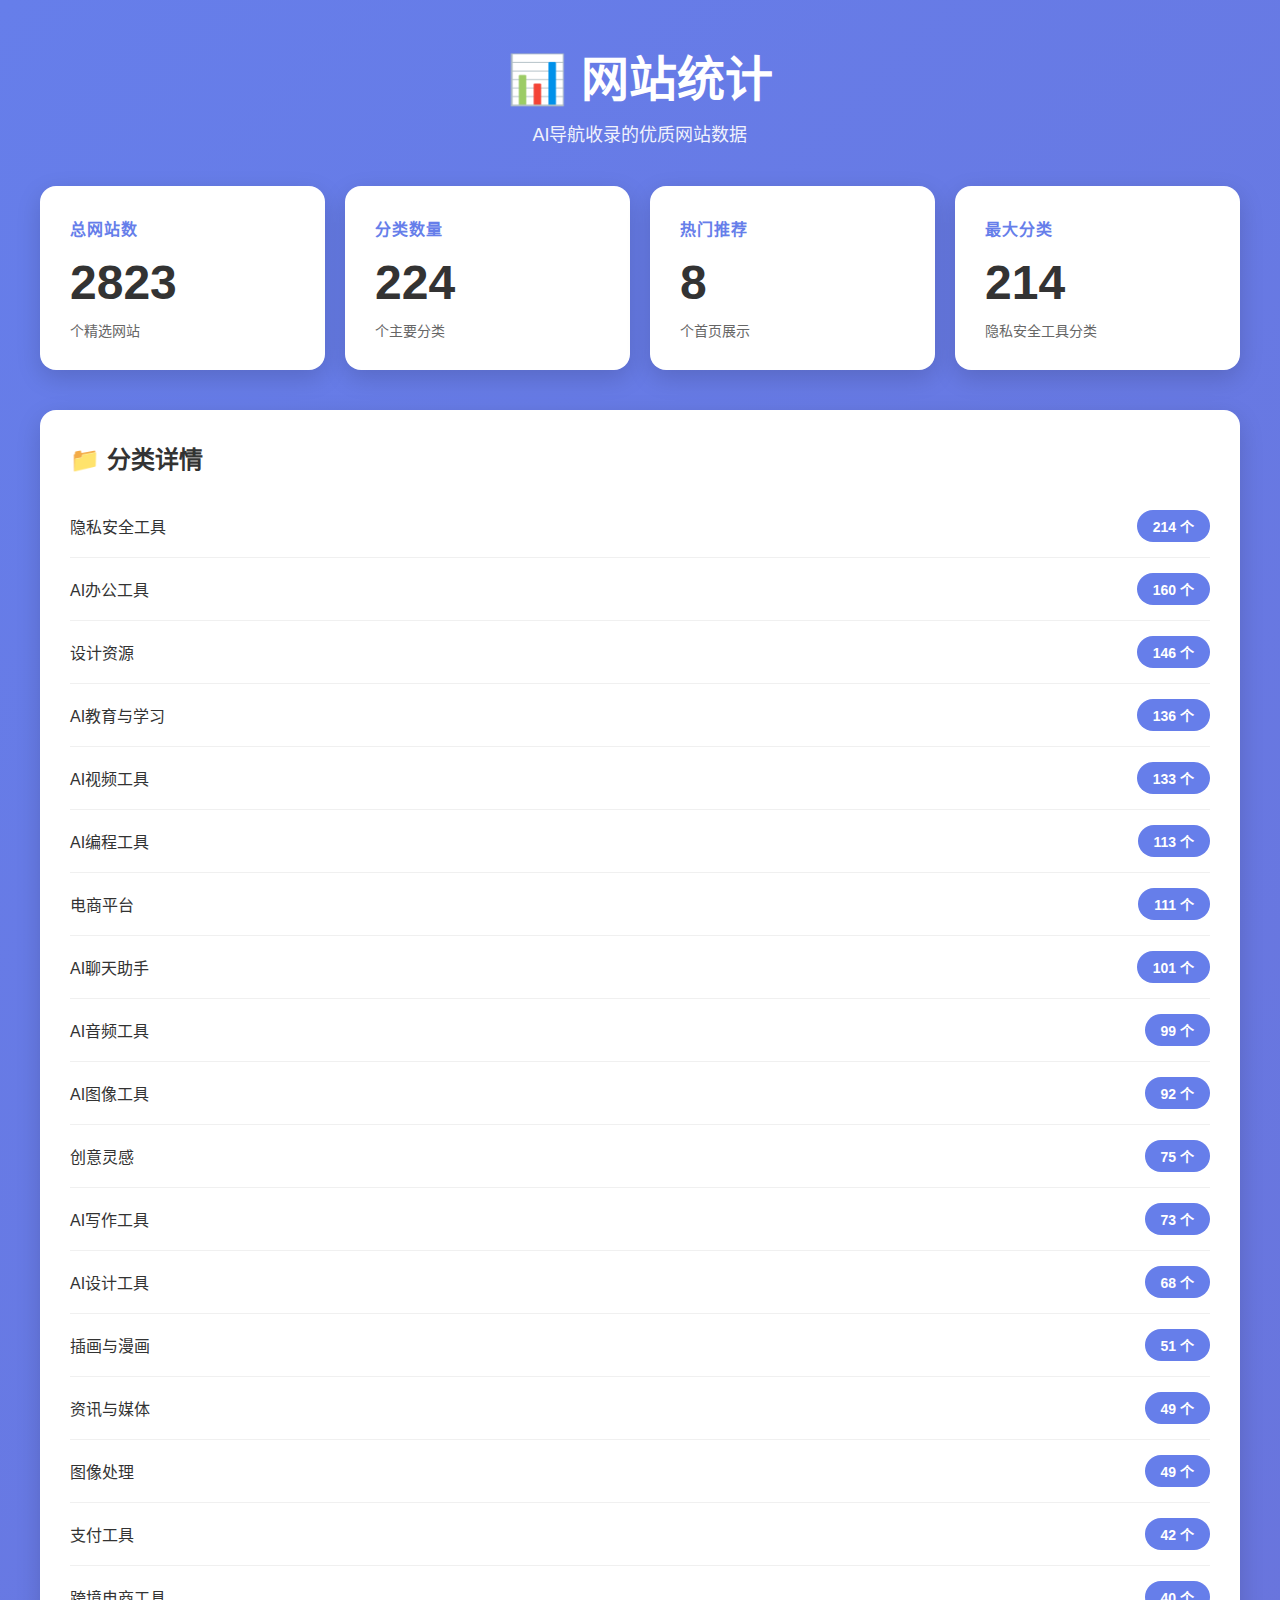
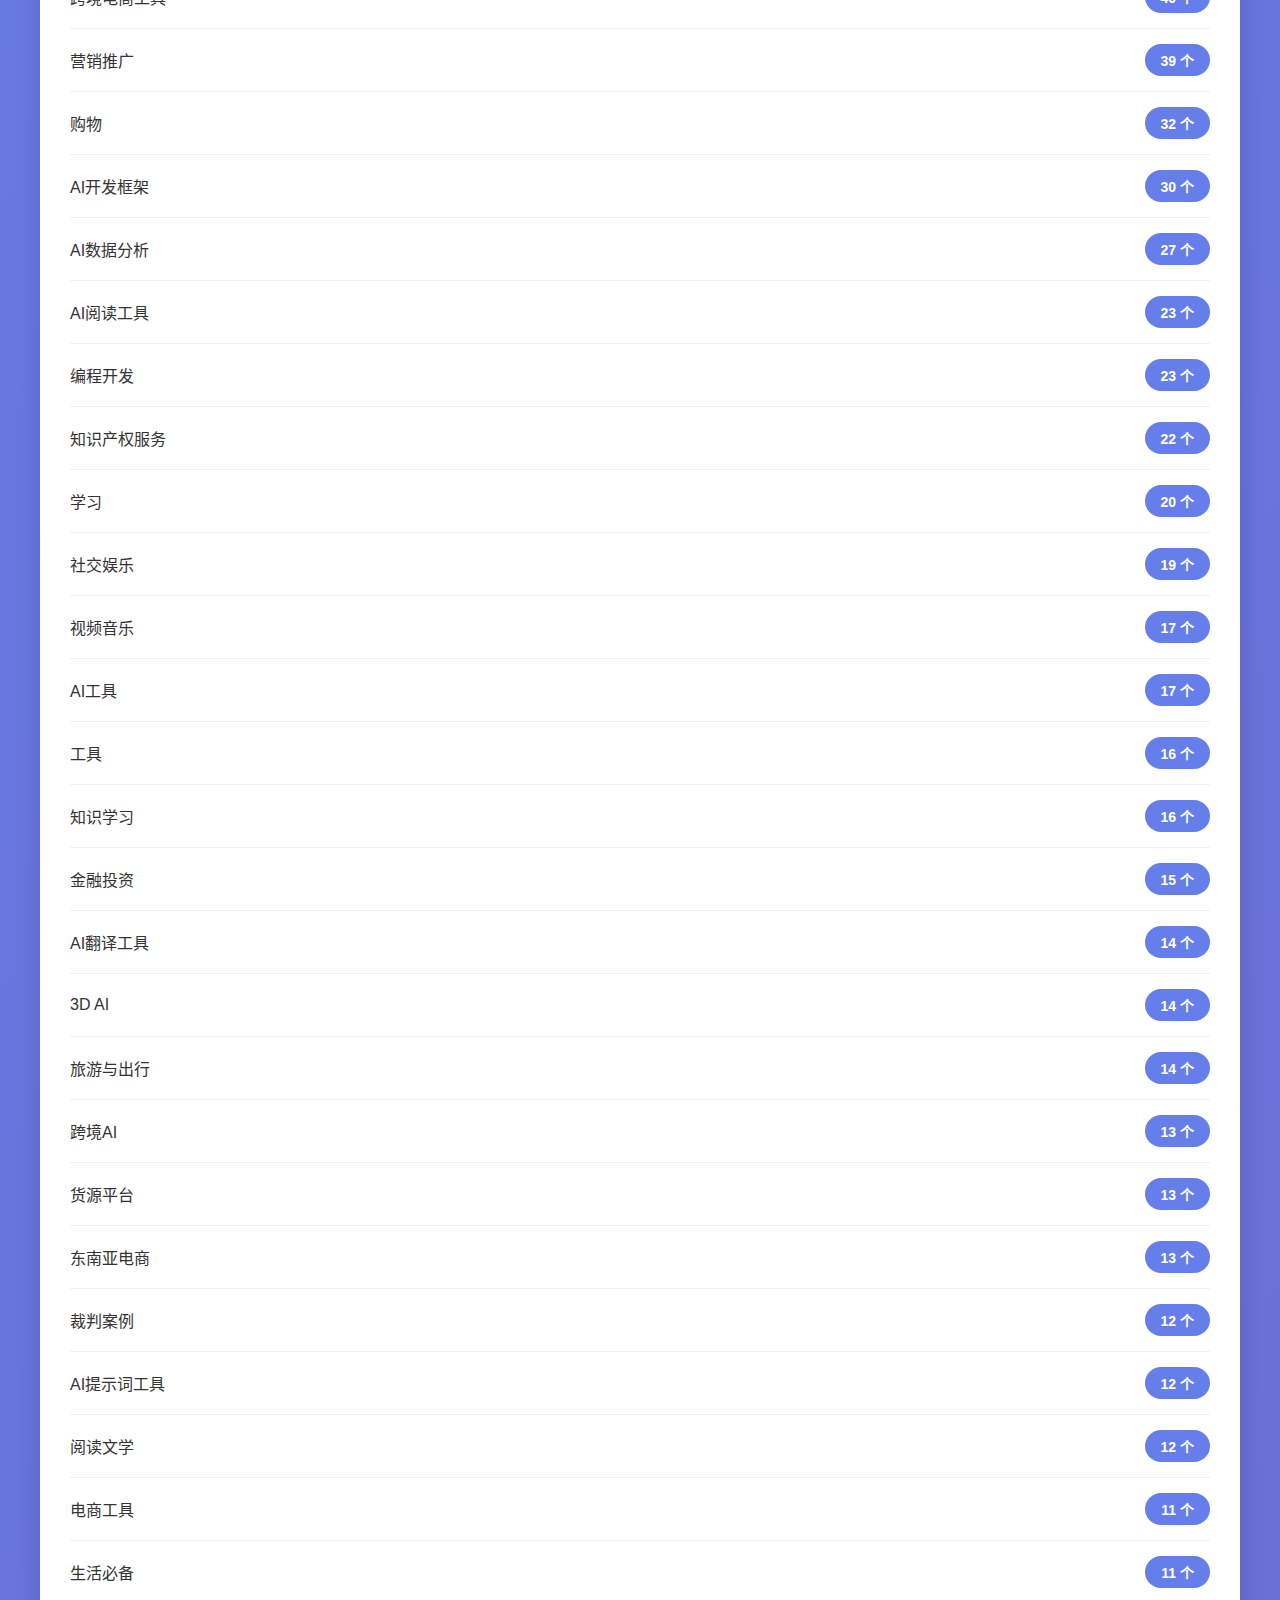
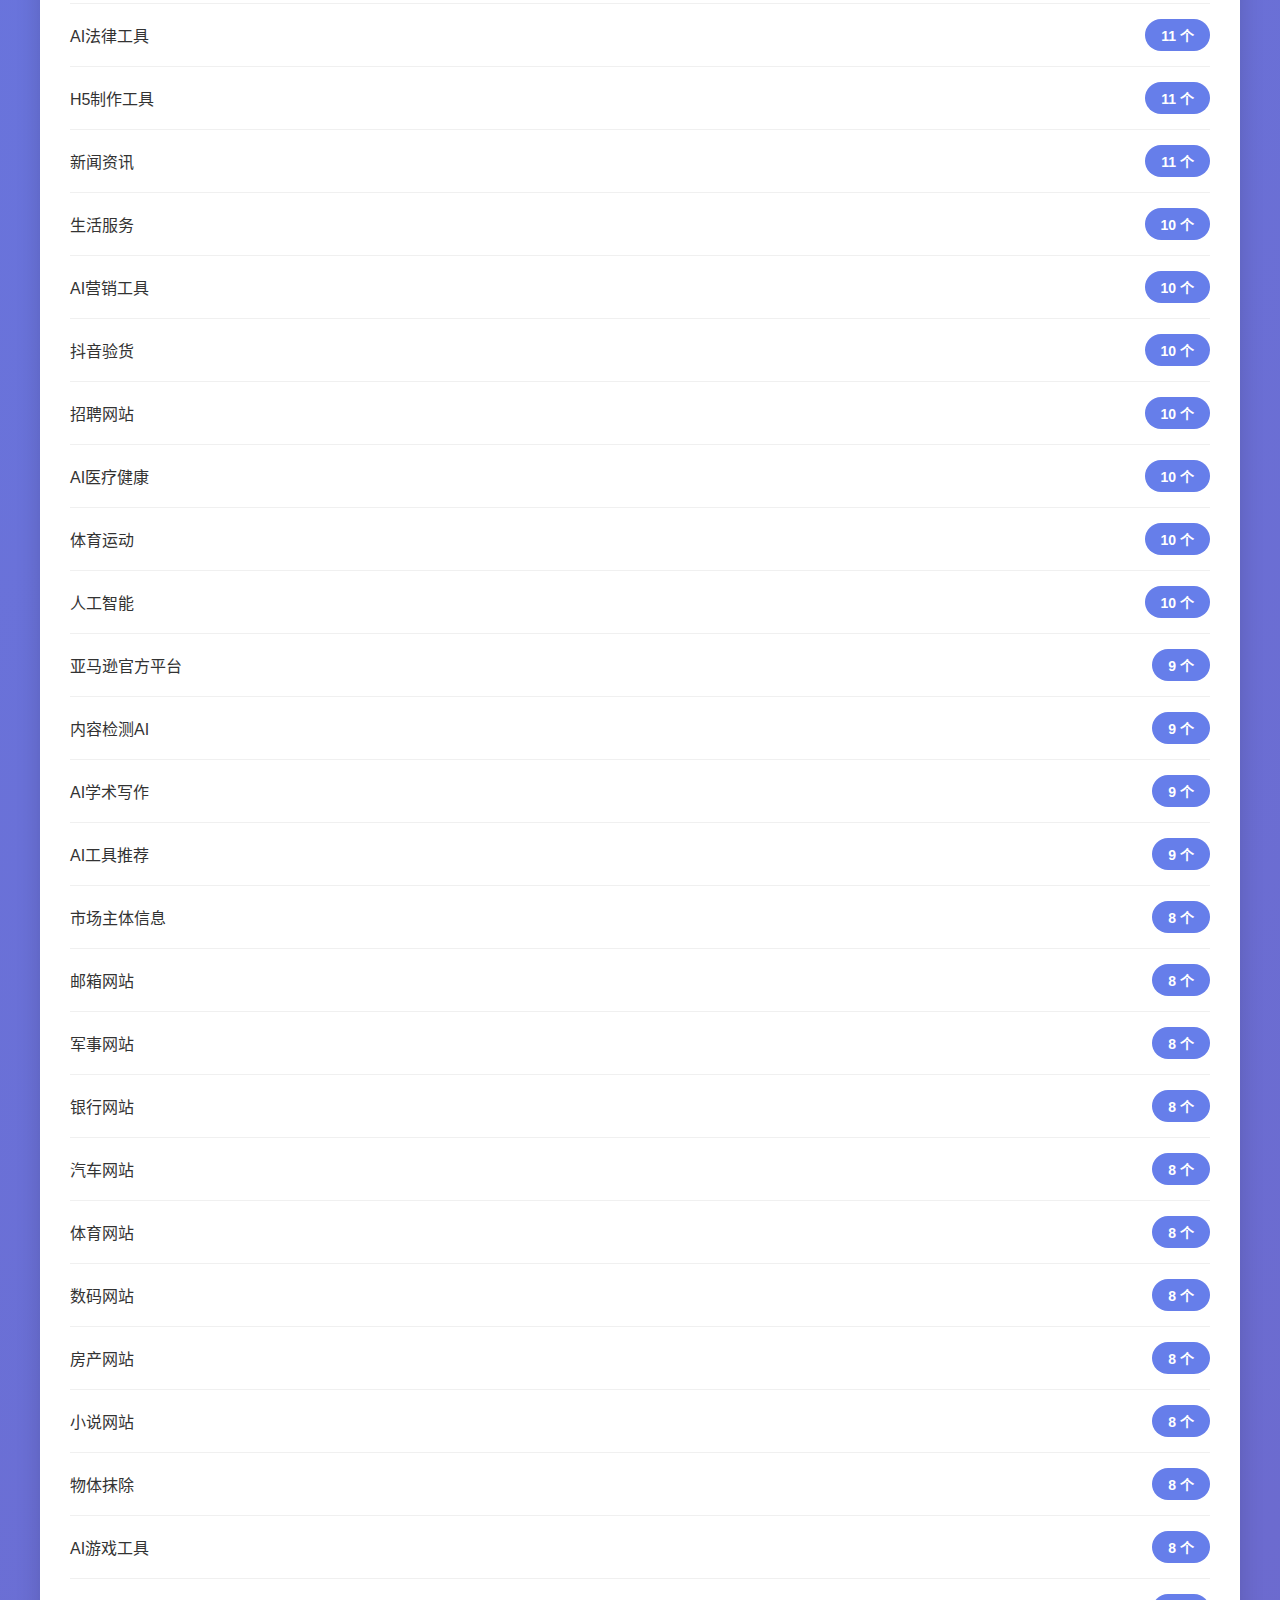
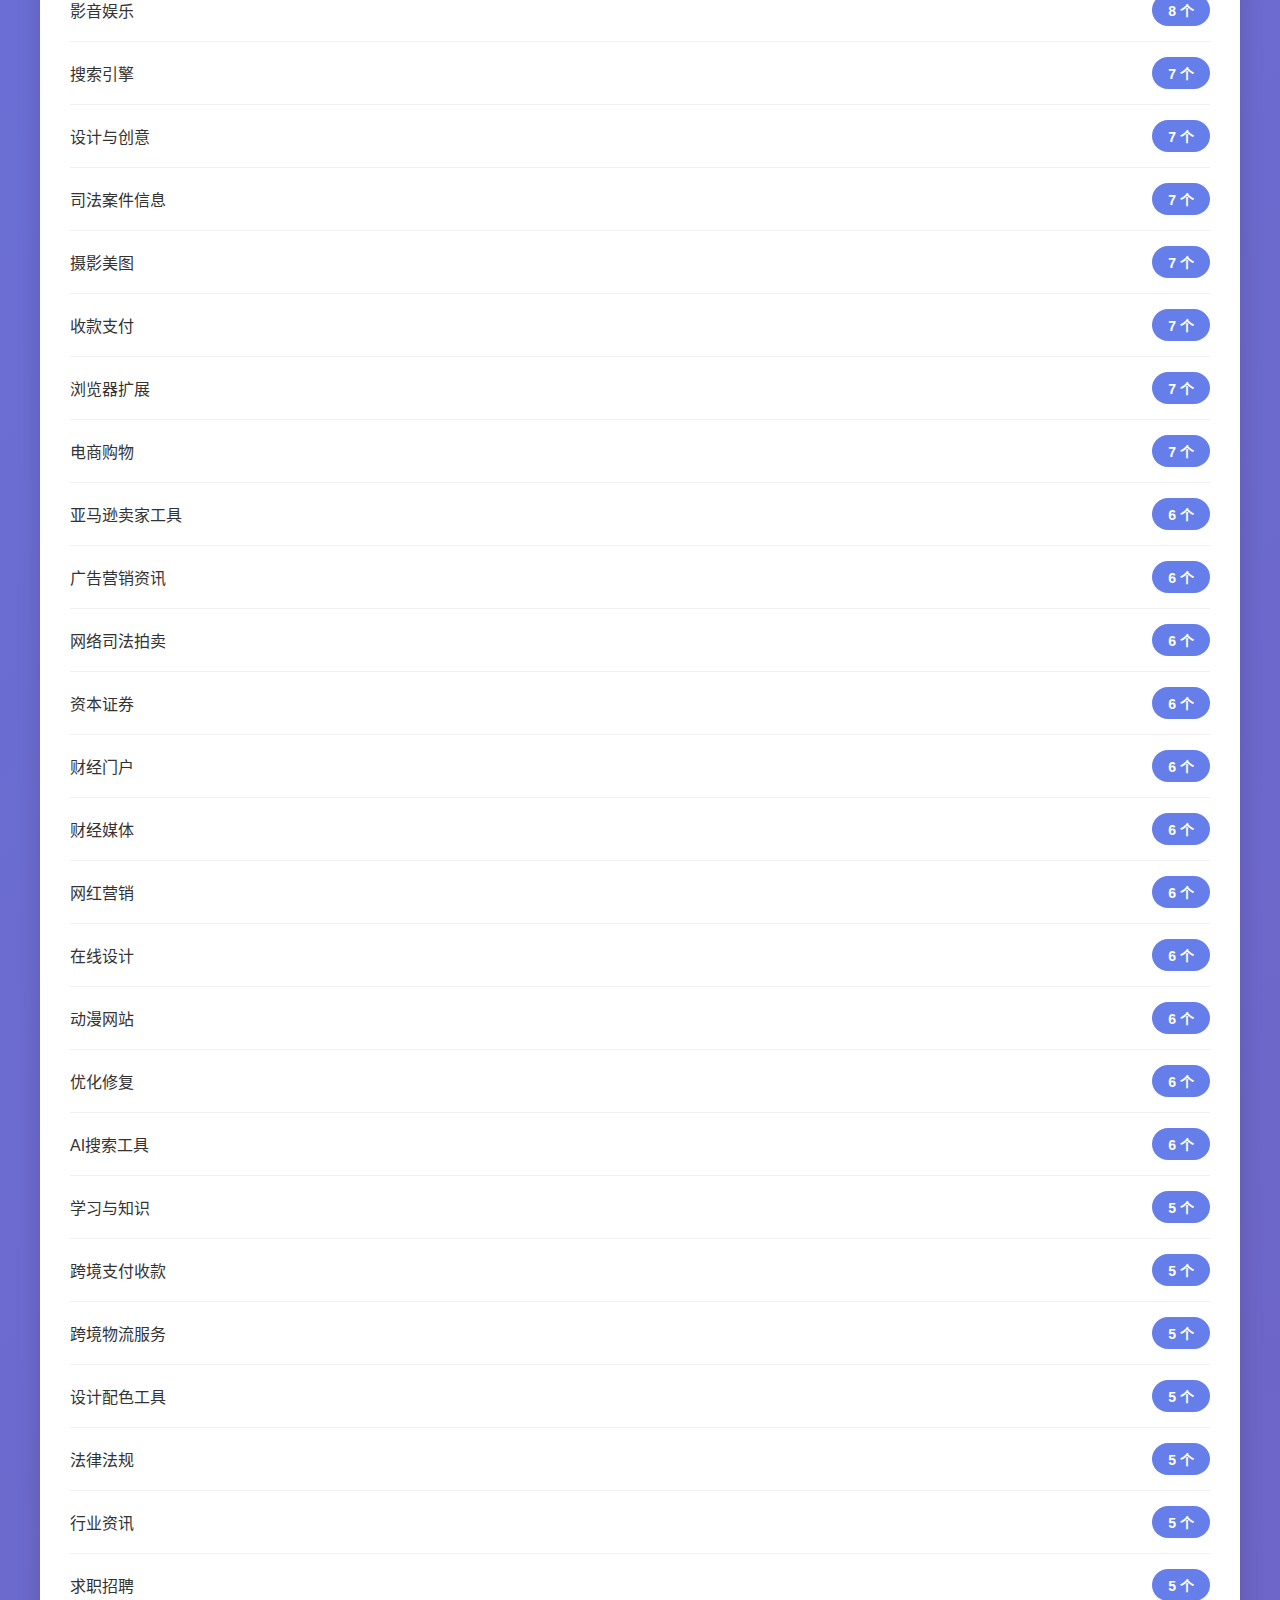
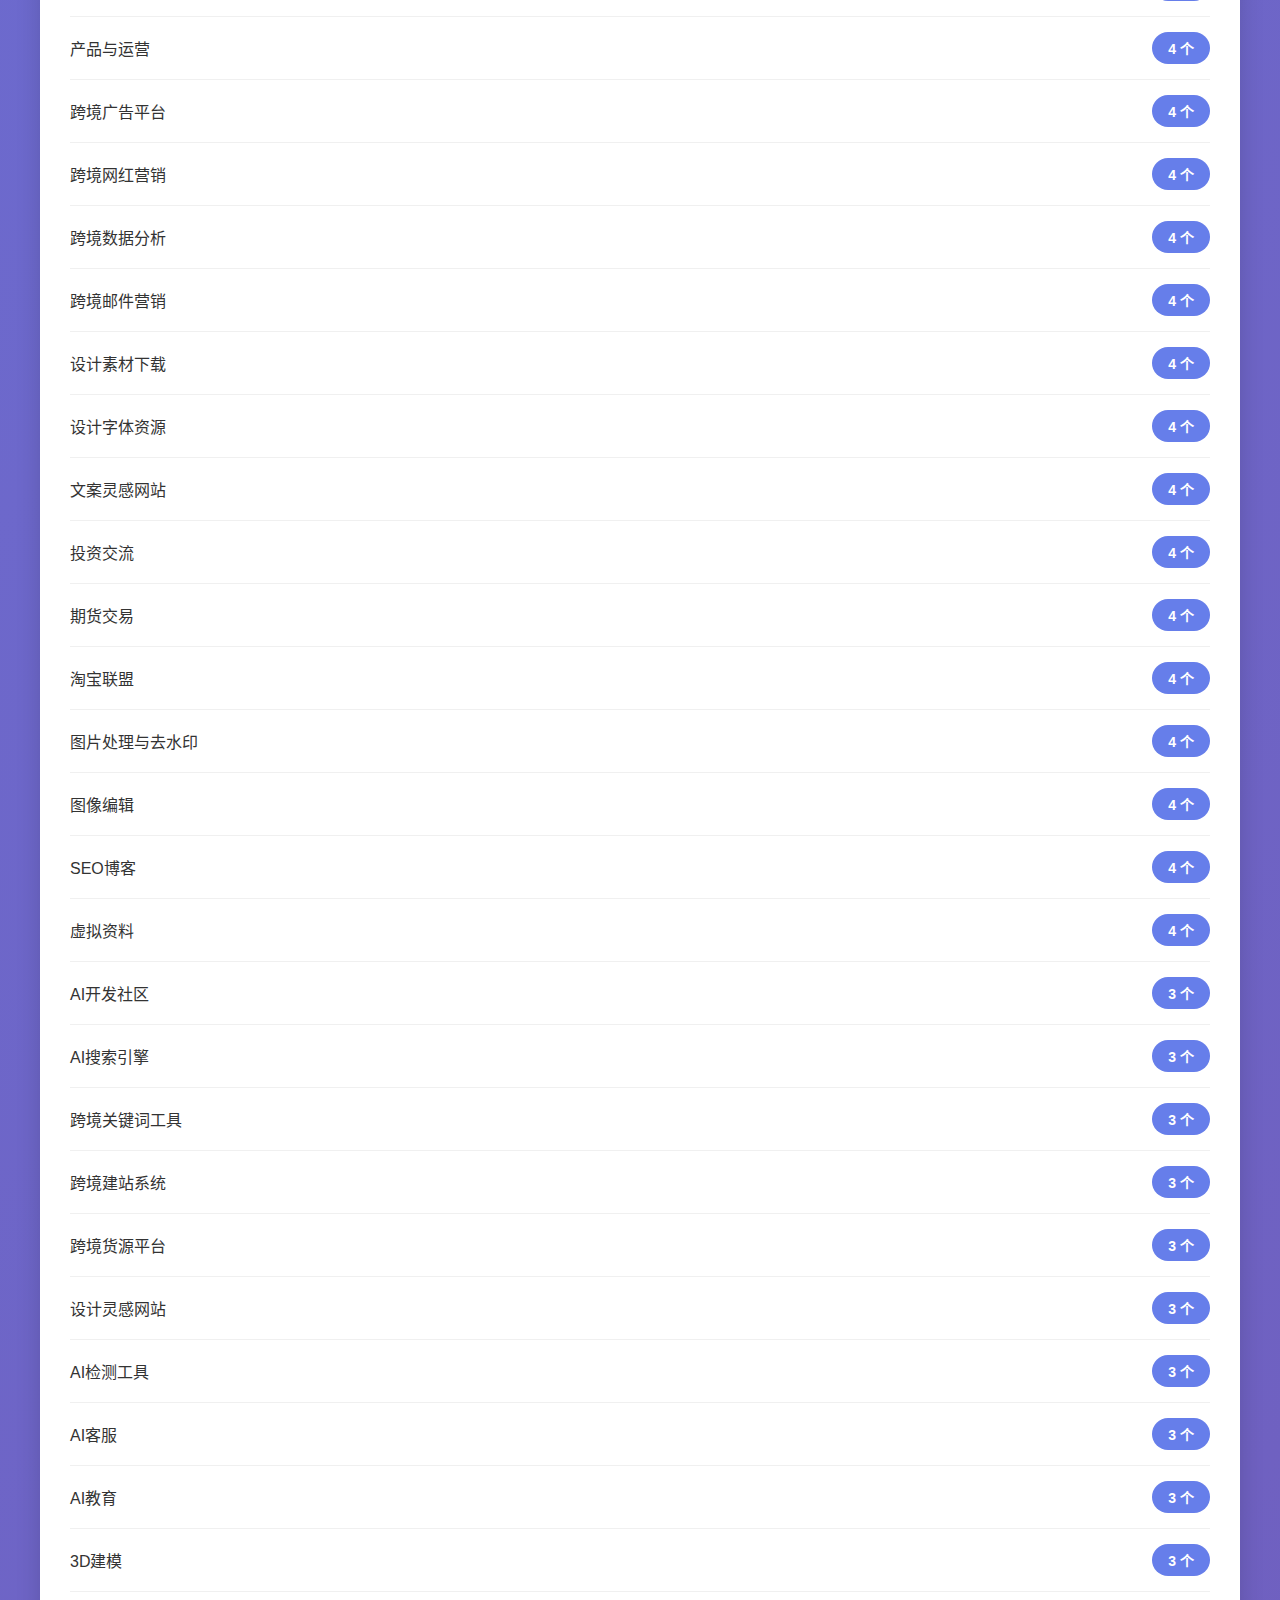
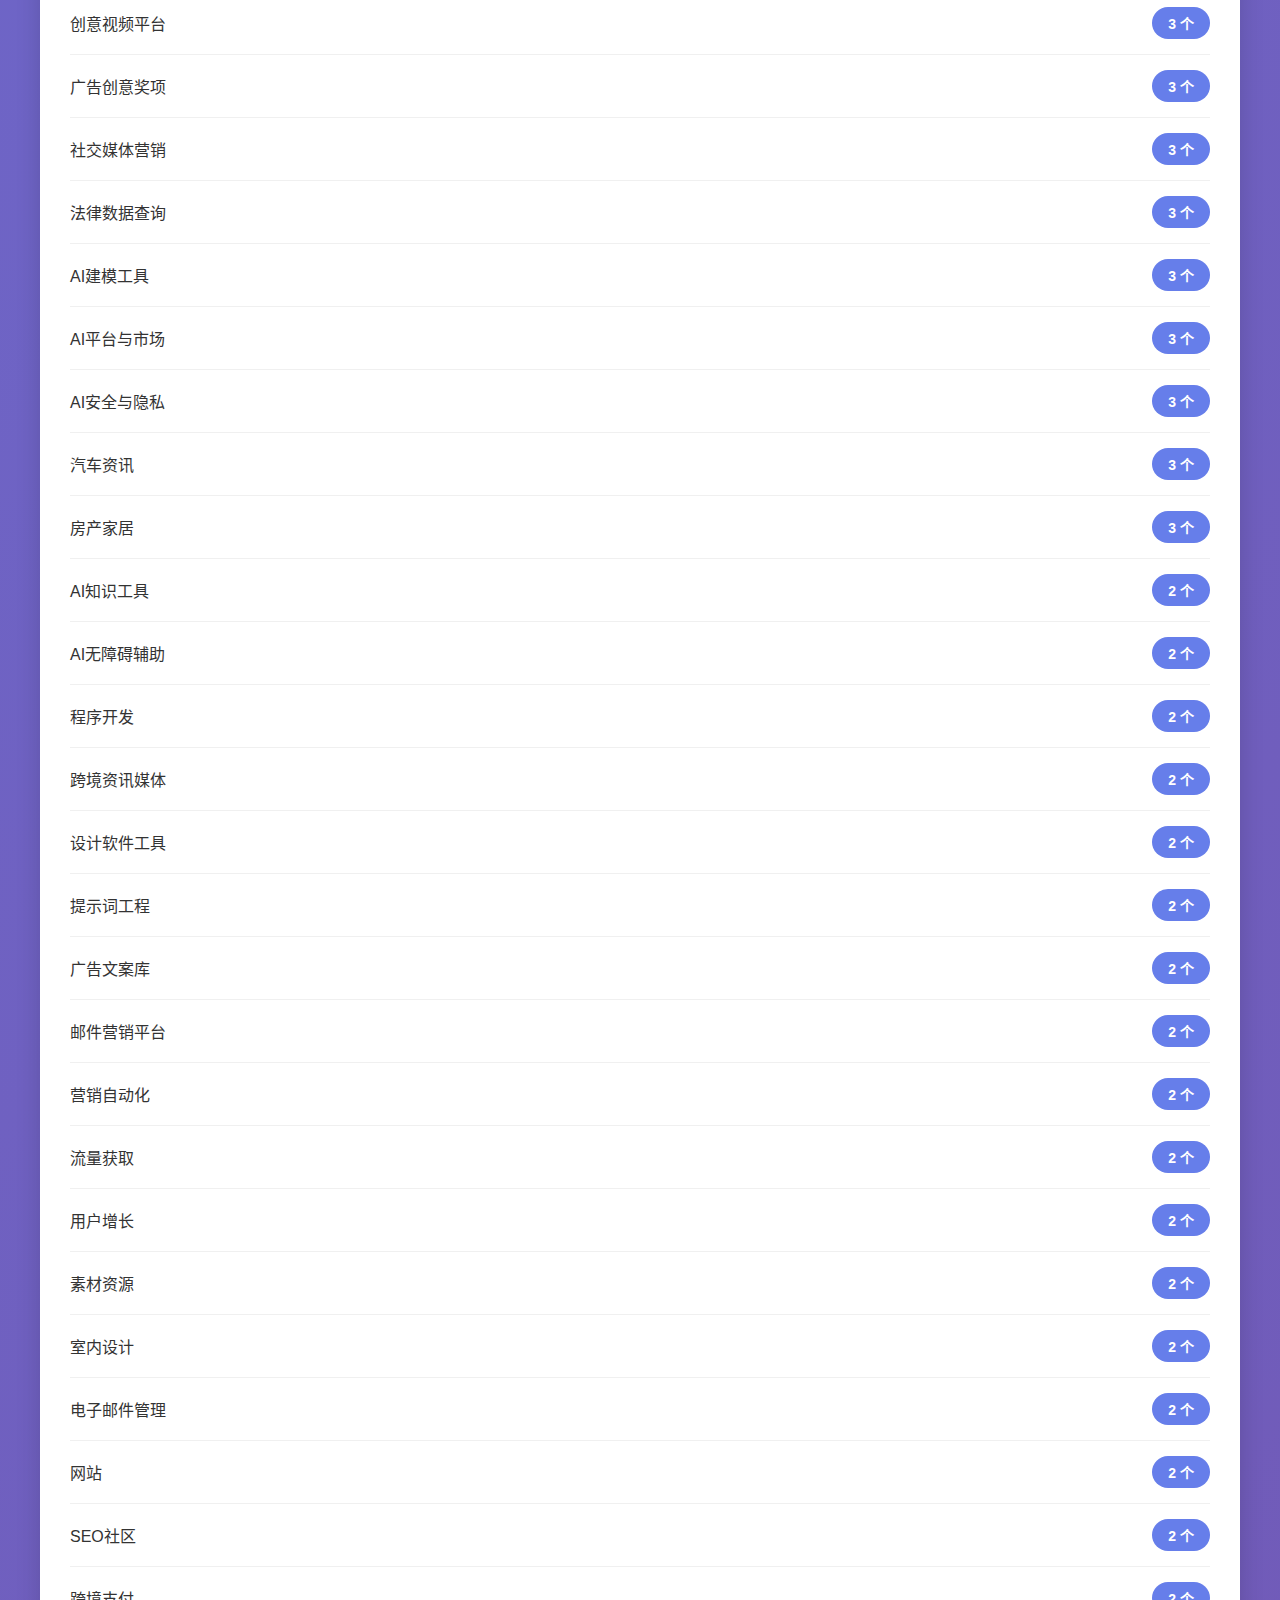
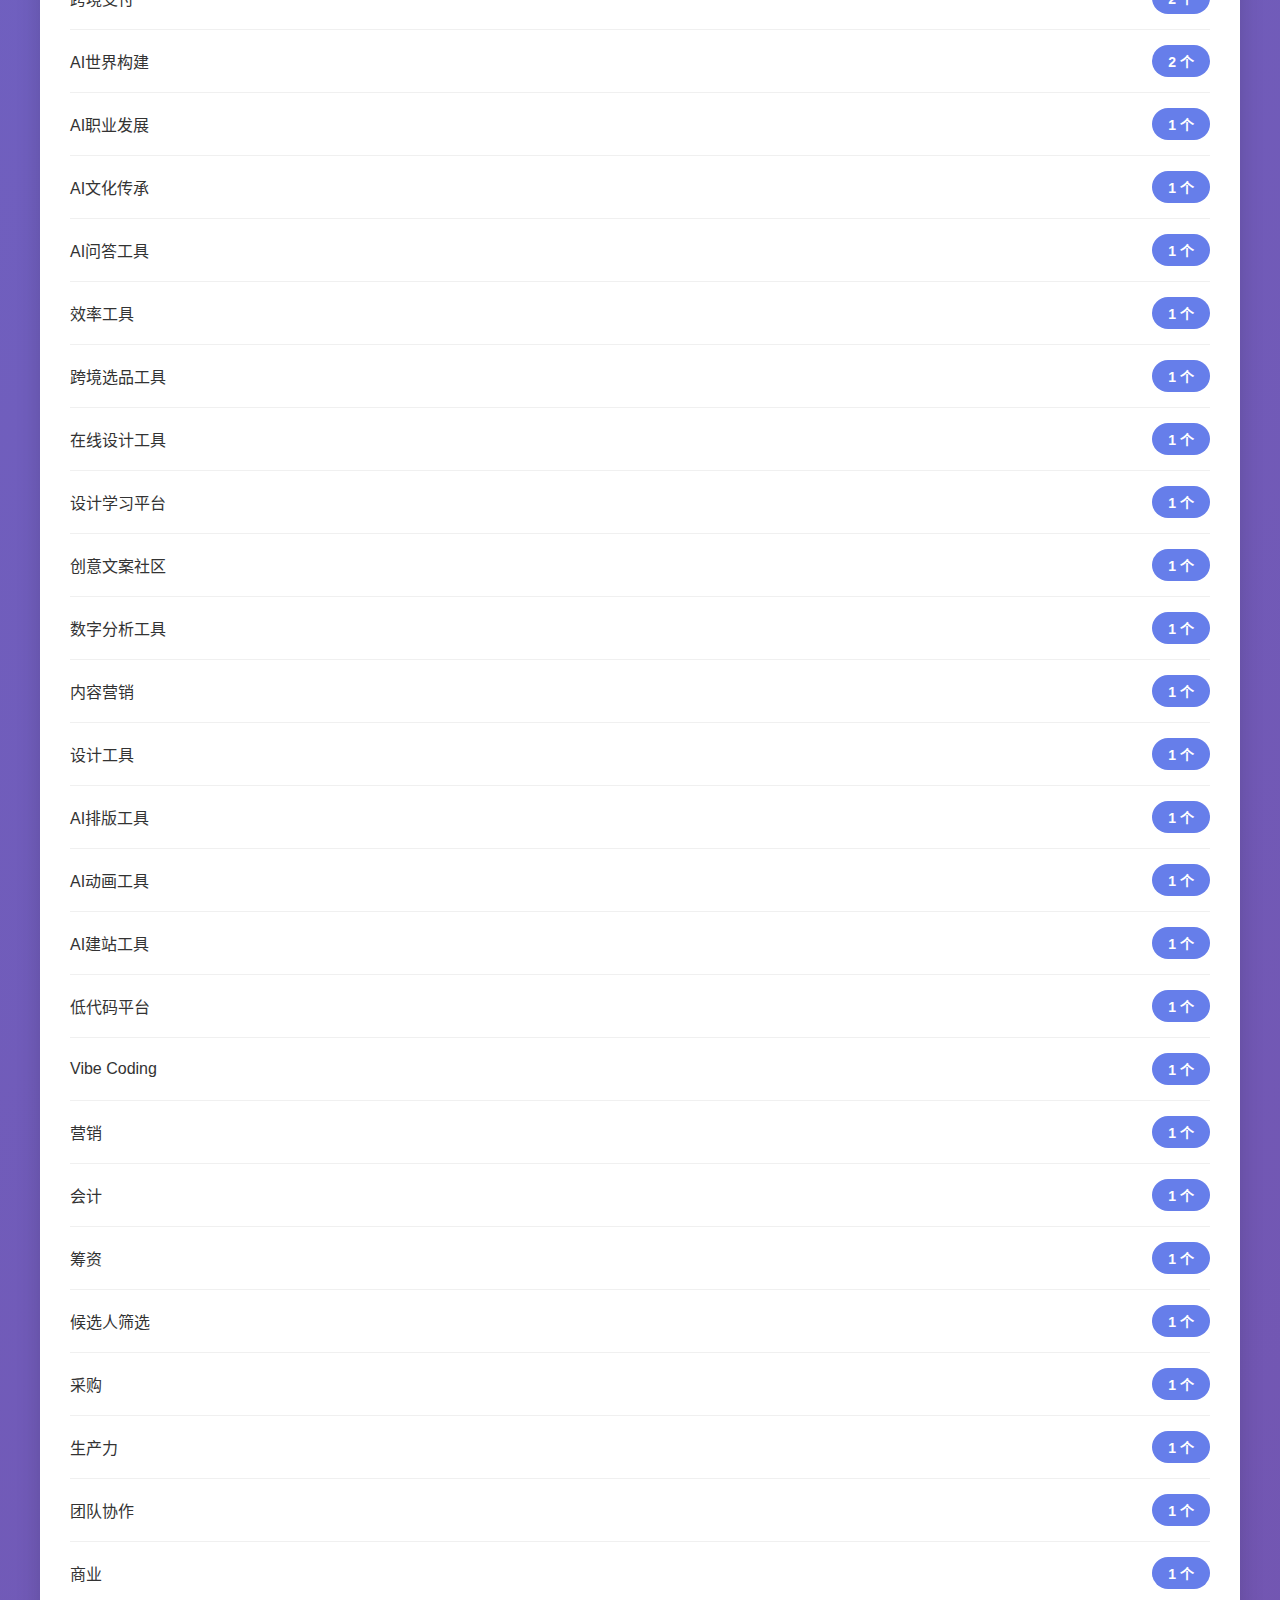
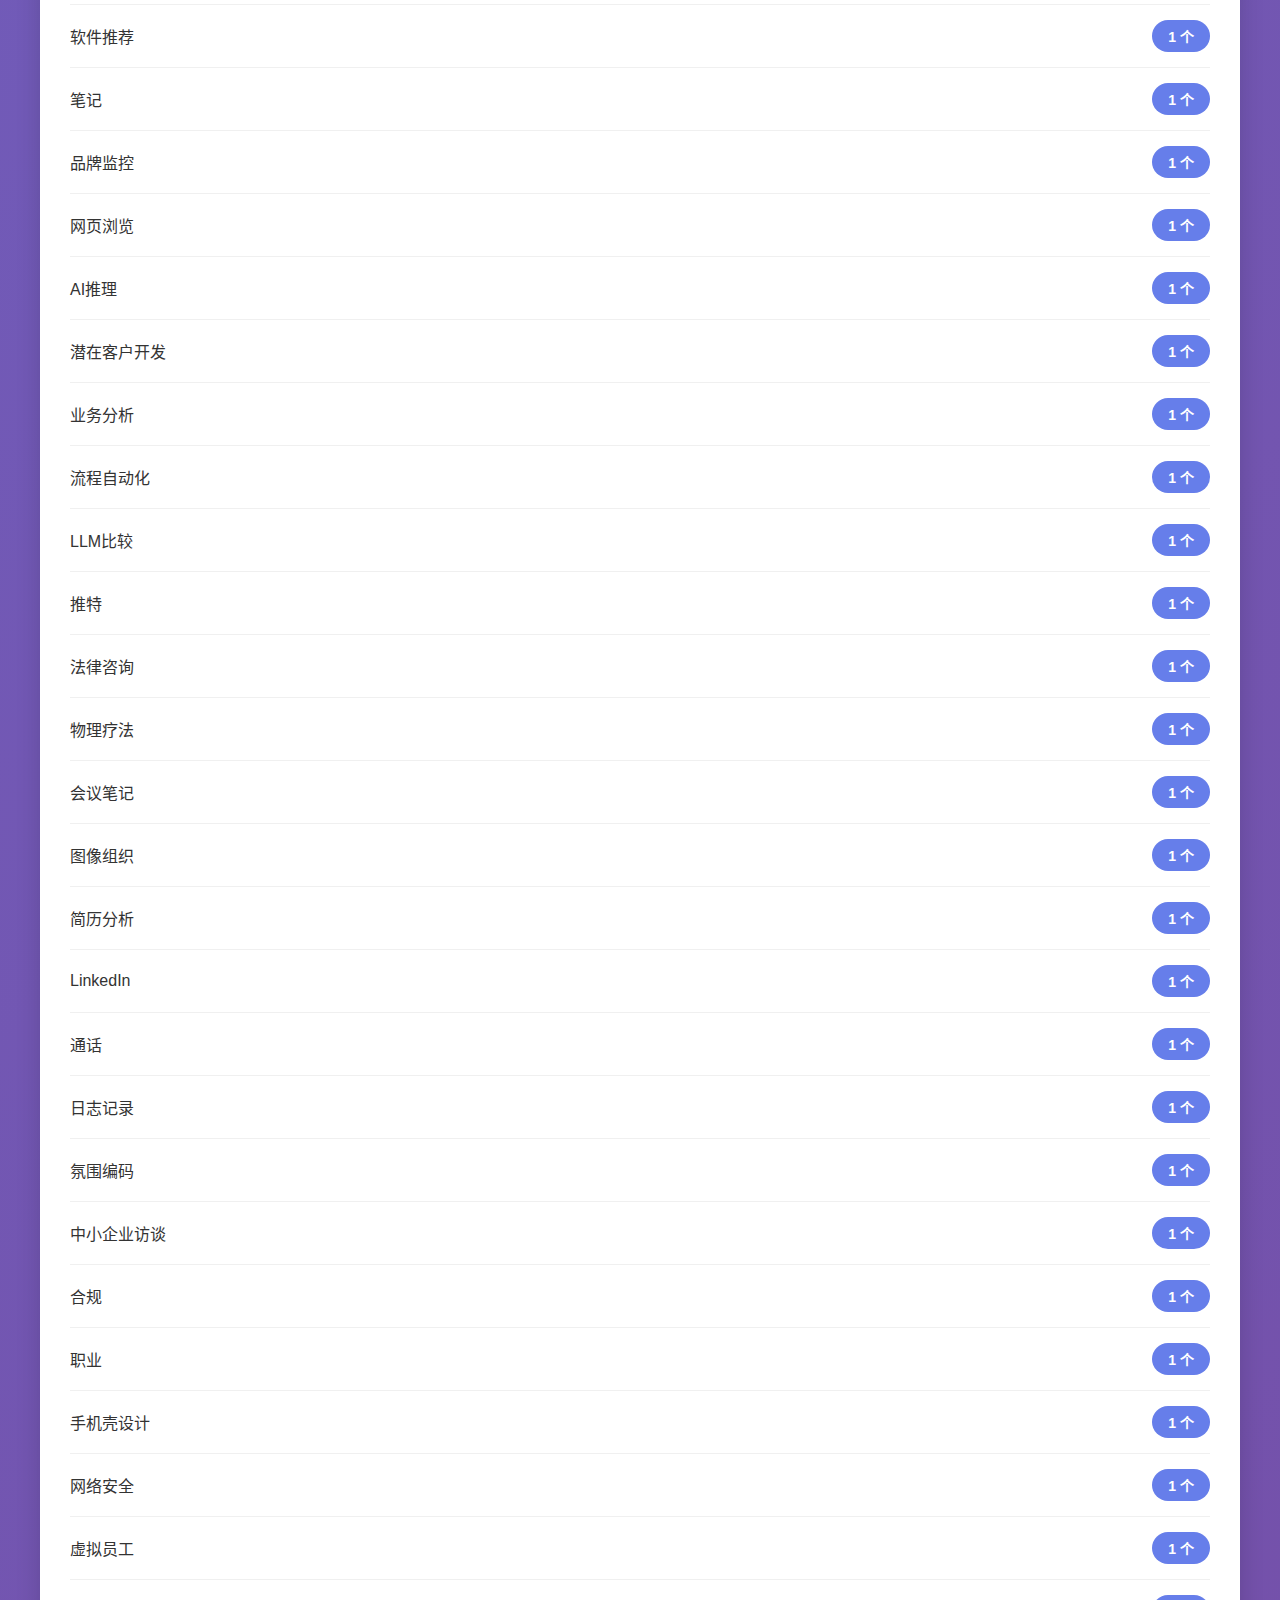
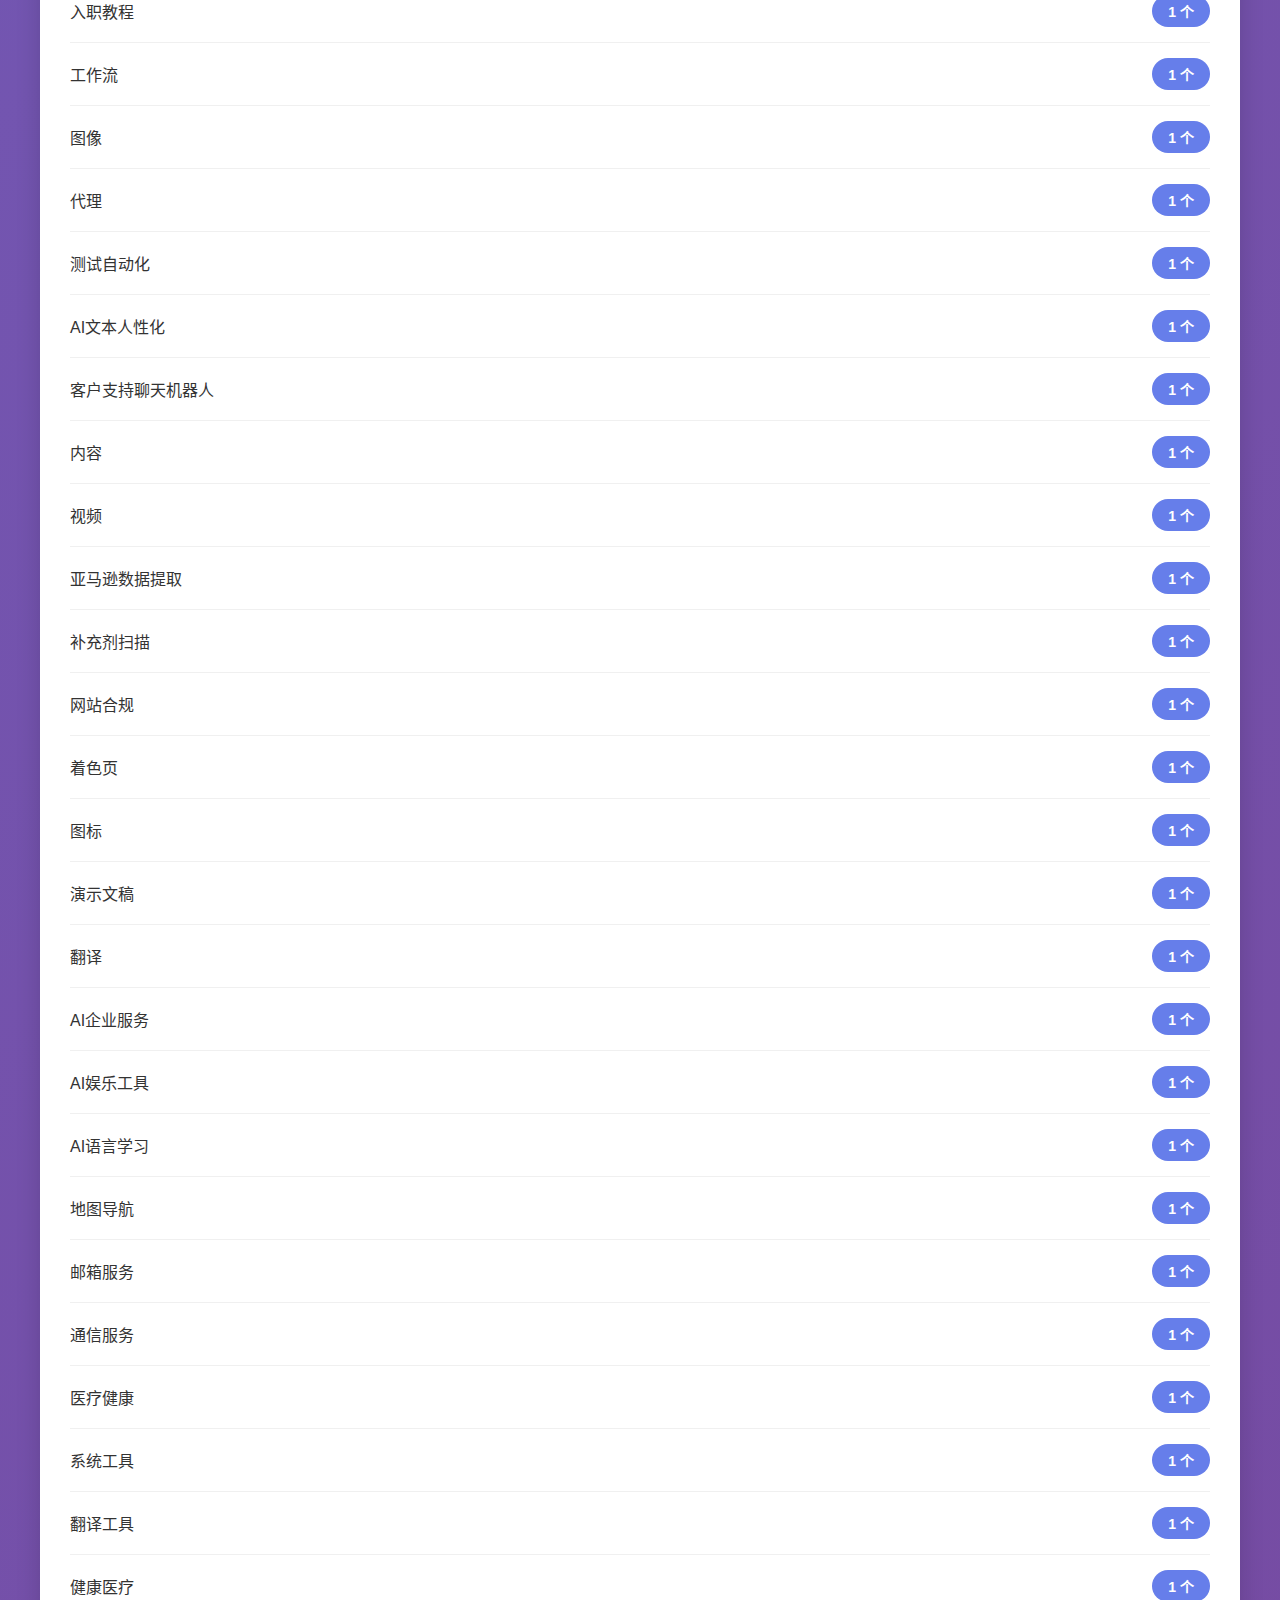
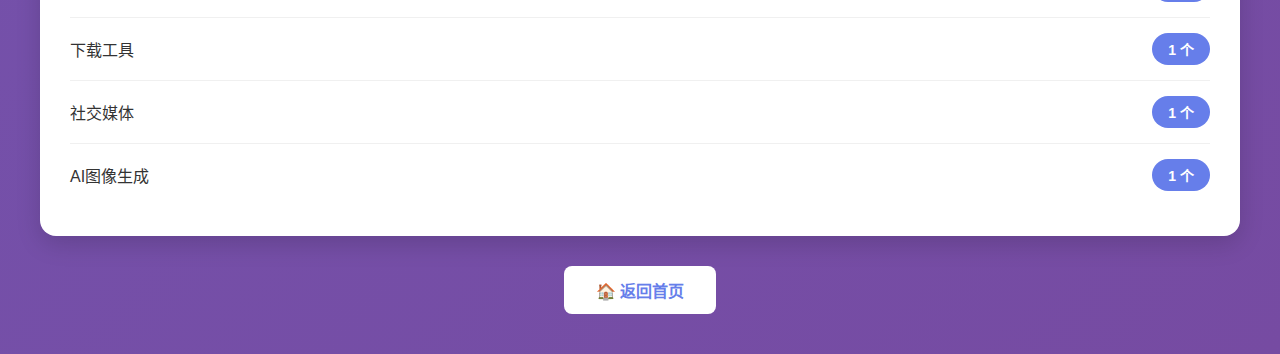
<file: stats 19.27.54.html>
<!DOCTYPE html>
<html lang="zh-CN">
<head>
    <meta charset="UTF-8">
    <meta name="viewport" content="width=device-width, initial-scale=1.0">
    <title>网站统计 - AI导航</title>
    <style>
        * {
            margin: 0;
            padding: 0;
            box-sizing: border-box;
        }
        
        body {
            font-family: -apple-system, BlinkMacSystemFont, 'Segoe UI', Roboto, Arial, sans-serif;
            background: linear-gradient(135deg, #667eea 0%, #764ba2 100%);
            min-height: 100vh;
            padding: 40px 20px;
        }
        
        .container {
            max-width: 1200px;
            margin: 0 auto;
        }
        
        .header {
            text-align: center;
            color: white;
            margin-bottom: 40px;
        }
        
        .header h1 {
            font-size: 48px;
            margin-bottom: 10px;
        }
        
        .header p {
            font-size: 18px;
            opacity: 0.9;
        }
        
        .stats-grid {
            display: grid;
            grid-template-columns: repeat(auto-fit, minmax(280px, 1fr));
            gap: 20px;
            margin-bottom: 40px;
        }
        
        .stat-card {
            background: white;
            border-radius: 16px;
            padding: 30px;
            box-shadow: 0 8px 24px rgba(0,0,0,0.15);
            transition: all 0.3s;
        }
        
        .stat-card:hover {
            transform: translateY(-5px);
            box-shadow: 0 12px 32px rgba(0,0,0,0.2);
        }
        
        .stat-card h2 {
            color: #667eea;
            font-size: 16px;
            margin-bottom: 15px;
            text-transform: uppercase;
            letter-spacing: 1px;
        }
        
        .stat-card .number {
            font-size: 48px;
            font-weight: bold;
            color: #333;
            margin-bottom: 10px;
        }
        
        .stat-card .label {
            color: #666;
            font-size: 14px;
        }
        
        .category-list {
            background: white;
            border-radius: 16px;
            padding: 30px;
            box-shadow: 0 8px 24px rgba(0,0,0,0.15);
        }
        
        .category-list h2 {
            color: #333;
            margin-bottom: 20px;
            font-size: 24px;
        }
        
        .category-item {
            display: flex;
            justify-content: space-between;
            align-items: center;
            padding: 15px 0;
            border-bottom: 1px solid #f0f0f0;
        }
        
        .category-item:last-child {
            border-bottom: none;
        }
        
        .category-name {
            font-size: 16px;
            color: #333;
            font-weight: 500;
        }
        
        .category-count {
            background: #667eea;
            color: white;
            padding: 6px 16px;
            border-radius: 20px;
            font-size: 14px;
            font-weight: 600;
        }
        
        .back-btn {
            display: inline-block;
            background: white;
            color: #667eea;
            padding: 12px 32px;
            border-radius: 8px;
            text-decoration: none;
            font-weight: 600;
            margin-top: 30px;
            transition: all 0.3s;
        }
        
        .back-btn:hover {
            transform: translateY(-2px);
            box-shadow: 0 4px 12px rgba(255,255,255,0.3);
        }
    </style>
</head>
<body>
    <div class="container">
        <div class="header">
            <h1>📊 网站统计</h1>
            <p>AI导航收录的优质网站数据</p>
        </div>
        
        <div class="stats-grid">
            <div class="stat-card">
                <h2>总网站数</h2>
                <div class="number" id="totalCount">0</div>
                <div class="label">个精选网站</div>
            </div>
            
            <div class="stat-card">
                <h2>分类数量</h2>
                <div class="number" id="categoryCount">0</div>
                <div class="label">个主要分类</div>
            </div>
            
            <div class="stat-card">
                <h2>热门推荐</h2>
                <div class="number" id="hotCount">0</div>
                <div class="label">个首页展示</div>
            </div>
            
            <div class="stat-card">
                <h2>最大分类</h2>
                <div class="number" id="maxCategory">-</div>
                <div class="label" id="maxCategoryLabel">加载中...</div>
            </div>
        </div>
        
        <div class="category-list">
            <h2>📁 分类详情</h2>
            <div id="categoryDetails"></div>
        </div>
        
        <div style="text-align: center;">
            <a href="/" class="back-btn">🏠 返回首页</a>
        </div>
    </div>
    
    <script src="websites.js"></script>
    <script>
        // 统计数据
        const totalCount = websitesDatabase.length;
        const categories = {};
        
        // 按分类统计
        websitesDatabase.forEach(site => {
            if (!categories[site.category]) {
                categories[site.category] = 0;
            }
            categories[site.category]++;
        });
        
        const categoryCount = Object.keys(categories).length;
        const hotCount = hotWebsites.length;
        
        // 找出最大分类
        let maxCat = '';
        let maxCount = 0;
        for (const [cat, count] of Object.entries(categories)) {
            if (count > maxCount) {
                maxCount = count;
                maxCat = cat;
            }
        }
        
        // 显示统计数据
        document.getElementById('totalCount').textContent = totalCount;
        document.getElementById('categoryCount').textContent = categoryCount;
        document.getElementById('hotCount').textContent = hotCount;
        document.getElementById('maxCategory').textContent = maxCount;
        document.getElementById('maxCategoryLabel').textContent = `${maxCat}分类`;
        
        // 显示分类详情（按数量排序）
        const sortedCategories = Object.entries(categories)
            .sort((a, b) => b[1] - a[1]);
        
        const detailsHtml = sortedCategories.map(([cat, count]) => `
            <div class="category-item">
                <span class="category-name">${cat}</span>
                <span class="category-count">${count} 个</span>
            </div>
        `).join('');
        
        document.getElementById('categoryDetails').innerHTML = detailsHtml;
        
        // 在控制台输出详细信息
        console.log('=== 网站数据统计 ===');
        console.log('总网站数:', totalCount);
        console.log('分类数:', categoryCount);
        console.log('热门推荐:', hotCount);
        console.log('\n分类详情:');
        sortedCategories.forEach(([cat, count]) => {
            console.log(`  ${cat}: ${count}个`);
        });
    </script>
</body>
</html>
</file>
<file: style.css>
* {
    margin: 0;
    padding: 0;
    box-sizing: border-box;
}

body {
    font-family: -apple-system, BlinkMacSystemFont, 'Segoe UI', Roboto, 'Helvetica Neue', Arial, sans-serif;
    background: #f5f5f7;
    min-height: 100vh;
    display: flex;
    align-items: center;
    justify-content: center;
    padding: 20px;
}

.container {
    width: 100%;
    max-width: 800px;
    text-align: center;
}

/* Logo */
.logo {
    margin-bottom: 40px;
    animation: fadeInDown 0.6s ease;
    text-align: center;
}

.logo h1 {
    font-size: 56px;
    font-weight: 700;
    color: #1d1d1f;
    margin-bottom: 10px;
    letter-spacing: -1px;
}

.logo-title {
    display: flex;
    align-items: center;
    gap: 0;
    justify-content: center;
}

.logo-text {
    font-size: 60px;
    font-weight: 800;
    letter-spacing: -1px;
    display: flex;
    gap: 0px;
}

/* 彩色中文字 - Google 风格 */
.chinese-z { color: #4285F4; }  /* 蓝色 */
.chinese-s { color: #EA4335; }  /* 红色 */

.logo-pinyin {
    display: flex;
    font-size: 44px;
    font-weight: 700;
    letter-spacing: 0px;
    padding: 2px 0;
    margin-left: 10px;
    align-items: center;
    transition: all 0.3s ease;
    text-shadow: 0px 1px 2px rgba(0,0,0,0.1);
}

.logo-pinyin:hover {
    transform: translateY(-2px);
}

.pinyin-space {
    margin: 0 8px;
    display: inline-block;
}

/* 彩色拼音字母 - Google 风格 */
/* AI 部分 */
.pinyin-a { color: #4285F4; }  /* 蓝色 A */
.pinyin-i { color: #EA4335; }  /* 红色 I */

/* Search 部分 */
.pinyin-s { color: #FBBC04; }  /* 黄色 S */
.pinyin-e { color: #34A853; }  /* 绿色 e */
.pinyin-r { color: #4285F4; }  /* 蓝色 a */
.pinyin-c { color: #EA4335; }  /* 红色 r */
.pinyin-h { color: #FBBC04; }  /* 黄色 c */

.logo .subtitle {
    font-size: 15px;
    color: #666;
    line-height: 1.5;
}

/* 搜索框 */
.search-box {
    position: relative;
    margin-bottom: 50px;
    animation: fadeInUp 0.6s ease;
}

#searchInput {
    width: 100%;
    padding: 16px 48px 16px 20px;
    font-size: 16px;
    border: none;
    border-radius: 24px;
    box-shadow: 0 2px 8px rgba(0,0,0,0.08);
    outline: none;
    transition: all 0.3s ease;
    background: white;
    color: #1d1d1f;
}

#searchInput::placeholder {
    color: #999;
}

#searchInput:focus {
    box-shadow: 0 4px 16px rgba(0,0,0,0.12);
}

#searchBtn {
    position: absolute;
    right: 12px;
    top: 50%;
    transform: translateY(-50%);
    width: 32px;
    height: 32px;
    border: none;
    border-radius: 50%;
    background: #007AFF;
    color: white;
    cursor: pointer;
    display: flex;
    align-items: center;
    justify-content: center;
    transition: all 0.3s ease;
}

/* AI 模型选择器 */
.model-selector {
    display: flex;
    justify-content: center;
    align-items: center;
    gap: 12px;
    margin-bottom: 30px;
    padding: 0 20px;
    animation: fadeInUp 0.6s ease;
}

/* 隐藏模型选择器 */
.model-selector.hidden {
    display: none !important;
}

.model-label {
    font-size: 13px;
    color: #666;
    font-weight: 500;
}

.model-btn {
    padding: 8px 16px;
    font-size: 13px;
    border: 1px solid #ddd;
    border-radius: 16px;
    background: white;
    color: #666;
    cursor: pointer;
    transition: all 0.3s ease;
    display: flex;
    align-items: center;
    gap: 6px;
    font-weight: 500;
}

.model-btn:hover {
    border-color: #007AFF;
    color: #007AFF;
}

.model-btn.active {
    background: #007AFF;
    color: white;
    border-color: #007AFF;
}

.model-icon {
    font-size: 14px;
}

/* 加载动画 */
.loading {
    margin: 30px 0;
    animation: fadeIn 0.3s ease;
}

.spinner {
    width: 40px;
    height: 40px;
    border: 4px solid rgba(0,0,0,0.1);
    border-top-color: #007AFF;
    border-radius: 50%;
    margin: 0 auto 15px;
    animation: spin 1s linear infinite;
}

.loading p {
    color: #666;
    font-size: 14px;
}

/* 搜索结果 */
.results {
    background: white;
    border-radius: 12px;
    padding: 24px;
    margin-bottom: 30px;
    box-shadow: 0 2px 8px rgba(0,0,0,0.08);
    animation: fadeInUp 0.5s ease;
}

.results-header {
    display: flex;
    justify-content: space-between;
    align-items: center;
    margin-bottom: 32px;
    flex-wrap: wrap;
    gap: 20px;
    padding-bottom: 20px;
    border-bottom: 1px solid #e8e8eb;
}

.results-title-section {
    display: flex;
    align-items: center;
    gap: 12px;
    flex: 1;
}

.results-header h2 {
    font-size: 20px;
    color: #1d1d1f;
    font-weight: 700;
    letter-spacing: -0.5px;
}

#resultsCount {
    font-size: 13px;
    color: #FFF;
    background: linear-gradient(135deg, #007AFF 0%, #0051D5 100%);
    padding: 6px 12px;
    border-radius: 20px;
    font-weight: 600;
}

.download-btn {
    padding: 10px 18px;
    font-size: 14px;
    border: none;
    border-radius: 10px;
    background: linear-gradient(135deg, #007AFF 0%, #0051D5 100%);
    color: white;
    cursor: pointer;
    display: flex;
    align-items: center;
    gap: 8px;
    transition: all 0.3s ease;
    font-weight: 600;
    white-space: nowrap;
    box-shadow: 0 4px 12px rgba(0, 122, 255, 0.3);
}

.download-btn:hover {
    transform: translateY(-2px);
    box-shadow: 0 6px 16px rgba(0, 122, 255, 0.4);
}

.download-btn:active {
    transform: translateY(0);
}

.results-list {
    display: grid;
    gap: 18px;
    grid-template-columns: repeat(3, 1fr);
}

.results-hint {
    display: none;
    margin-bottom: 18px;
    padding: 14px 16px;
    border-radius: 10px;
    background: linear-gradient(135deg, rgba(0, 122, 255, 0.08) 0%, rgba(0, 81, 213, 0.06) 100%);
    color: #1d4ed8;
    font-size: 14px;
    line-height: 1.6;
    border: 1px solid rgba(0, 122, 255, 0.16);
}

.results-hint.visible {
    display: block;
}

@media (max-width: 768px) {
    .logo-text {
        font-size: 48px;
    }
    
    .logo-pinyin {
        font-size: 16px;
    }
}

@media (max-width: 480px) {
    .logo-title {
        flex-direction: column;
        gap: 4px;
        align-items: center;
    }
    
    .logo-text {
        font-size: 40px;
    }
    
    .logo-pinyin {
        font-size: 14px;
    }
}

@media (max-width: 1200px) {
    .results-list {
        grid-template-columns: repeat(3, 1fr);
    }
}

@media (max-width: 768px) {
    .results-list {
        grid-template-columns: repeat(2, 1fr);
    }
}

@media (max-width: 480px) {
    .results-list {
        grid-template-columns: repeat(1, 1fr);
    }
}

.result-item {
    background: white;
    padding: 20px;
    border-radius: 12px;
    text-align: left;
    transition: all 0.3s cubic-bezier(0.4, 0, 0.2, 1);
    cursor: pointer;
    border: 1px solid #e8e8eb;
    position: relative;
    box-shadow: 0 2px 8px rgba(0, 0, 0, 0.04);
    overflow: hidden;
}

.result-item::before {
    content: '';
    position: absolute;
    top: 0;
    left: 0;
    right: 0;
    height: 3px;
    background: linear-gradient(90deg, #007AFF 0%, #00A8E8 100%);
    transform: scaleX(0);
    transform-origin: left;
    transition: transform 0.3s ease;
}

.result-item:hover {
    border-color: #007AFF;
    box-shadow: 0 8px 24px rgba(0, 122, 255, 0.15);
    transform: translateY(-4px);
}

.result-item:hover::before {
    transform: scaleX(1);
}

.result-item .tag {
    display: inline-block;
    font-size: 11px;
    padding: 4px 10px;
    border-radius: 6px;
    background: linear-gradient(135deg, #007AFF 0%, #0051D5 100%);
    color: white;
    margin-bottom: 10px;
    font-weight: 600;
    letter-spacing: 0.3px;
    box-shadow: 0 2px 6px rgba(0, 0, 0, 0.12);
    transition: all 0.3s ease;
}

.result-item:hover .tag {
    transform: translateY(-1px);
    box-shadow: 0 4px 10px rgba(0, 0, 0, 0.18);
}

.result-item .tag.ai-recommend {
    background: linear-gradient(135deg, #FF9500 0%, #FF6B00 100%);
}

.result-item h3 {
    font-size: 17px;
    color: #1d1d1f;
    margin-bottom: 8px;
    font-weight: 700;
    letter-spacing: -0.3px;
    line-height: 1.4;
}

.result-item .url {
    font-size: 12px;
    color: #007AFF;
    margin-bottom: 10px;
    word-break: break-all;
    font-weight: 500;
    opacity: 0.8;
    transition: opacity 0.3s ease;
}

.result-item:hover .url {
    opacity: 1;
}

.result-item p {
    font-size: 14px;
    color: #555;
    line-height: 1.6;
    margin: 0;
}

/* 加载更多容器 */
.load-more-container {
    display: flex;
    justify-content: center;
    margin-top: 24px;
    padding-top: 24px;
    border-top: 1px solid #e5e5e7;
}

.load-more-container.hidden {
    display: none;
}

.load-more-btn {
    display: flex;
    align-items: center;
    gap: 8px;
    padding: 12px 28px;
    background: linear-gradient(135deg, #007AFF 0%, #0051D5 100%);
    color: white;
    border: none;
    border-radius: 10px;
    font-size: 15px;
    font-weight: 600;
    cursor: pointer;
    transition: all 0.3s cubic-bezier(0.4, 0, 0.2, 1);
    box-shadow: 0 4px 12px rgba(0, 122, 255, 0.3);
}

.load-more-btn:hover {
    transform: translateY(-3px);
    box-shadow: 0 8px 20px rgba(0, 122, 255, 0.4);
}

.load-more-btn:active {
    transform: translateY(-1px);
    box-shadow: 0 4px 12px rgba(0, 122, 255, 0.3);
}

.load-more-btn:disabled {
    background: #ccc;
    cursor: not-allowed;
    transform: none;
    box-shadow: none;
}

.load-more-btn svg {
    width: 16px;
    height: 16px;
}

/* 响应式设计 */
@media (max-width: 768px) {
    .load-more-btn {
        padding: 10px 20px;
        font-size: 14px;
    }
}

/* 热门推荐 */
.hot-sites {
    background: white;
    border-radius: 12px;
    padding: 24px;
    box-shadow: 0 2px 8px rgba(0,0,0,0.08);
    animation: fadeInUp 0.7s ease;
}

.hot-sites h3 {
    font-size: 16px;
    color: #1d1d1f;
    margin-bottom: 20px;
    text-align: left;
    font-weight: 600;
}

.hot-list {
    display: grid;
    grid-template-columns: repeat(4, 1fr);
    gap: 12px;
}

@media (max-width: 1200px) {
    .hot-list {
        grid-template-columns: repeat(3, 1fr);
    }
}

@media (max-width: 768px) {
    .hot-list {
        grid-template-columns: repeat(2, 1fr);
    }
}

@media (max-width: 480px) {
    .hot-list {
        grid-template-columns: repeat(1, 1fr);
    }
}

.hot-item {
    background: #f5f5f7;
    padding: 16px;
    border-radius: 8px;
    text-align: left;
    cursor: pointer;
    transition: all 0.2s ease;
    border: 1px solid transparent;
}

.hot-item:hover {
    background: #eeeff0;
    border-color: #d0d0d0;
}

.hot-item h4 {
    font-size: 14px;
    color: #1d1d1f;
    margin-bottom: 6px;
    font-weight: 600;
}

.hot-item p {
    font-size: 12px;
    color: #666;
    line-height: 1.4;
    overflow: hidden;
    text-overflow: ellipsis;
    display: -webkit-box;
    -webkit-line-clamp: 2;
    -webkit-box-orient: vertical;
}

/* 设置按钮 */
.settings-btn {
    position: fixed;
    bottom: 30px;
    right: 30px;
    width: 48px;
    height: 48px;
    border: none;
    border-radius: 50%;
    background: white;
    font-size: 24px;
    cursor: pointer;
    box-shadow: 0 2px 8px rgba(0,0,0,0.1);
    transition: all 0.3s ease;
    z-index: 100;
}

.settings-btn:hover {
    transform: scale(1.1);
    box-shadow: 0 4px 12px rgba(0,0,0,0.15);
}

/* 弹窗 */
.modal {
    position: fixed;
    top: 0;
    left: 0;
    width: 100%;
    height: 100%;
    background: rgba(0,0,0,0.4);
    display: flex;
    align-items: center;
    justify-content: center;
    z-index: 1000;
    animation: fadeIn 0.3s ease;
}

.modal-content {
    background: white;
    border-radius: 12px;
    width: 90%;
    max-width: 500px;
    max-height: 90vh;
    overflow: auto;
    box-shadow: 0 8px 32px rgba(0,0,0,0.12);
}

.modal-header {
    display: flex;
    justify-content: space-between;
    align-items: center;
    padding: 20px;
    border-bottom: 1px solid #f0f0f0;
}

.modal-header h2 {
    font-size: 18px;
    color: #1d1d1f;
    font-weight: 600;
}

.close-btn {
    width: 32px;
    height: 32px;
    border: none;
    background: #f5f5f7;
    border-radius: 50%;
    font-size: 20px;
    cursor: pointer;
    display: flex;
    align-items: center;
    justify-content: center;
    transition: all 0.2s ease;
    color: #666;
}

.close-btn:hover {
    background: #e8e8ea;
}

.modal-body {
    padding: 20px;
}

.modal-body label {
    display: block;
    font-size: 13px;
    color: #1d1d1f;
    margin-bottom: 6px;
    font-weight: 600;
}

.modal-body input {
    width: 100%;
    padding: 10px 14px;
    font-size: 14px;
    border: 1px solid #d5d5d7;
    border-radius: 6px;
    outline: none;
    transition: all 0.2s ease;
    color: #1d1d1f;
}

.modal-body input::placeholder {
    color: #999;
}

.modal-body input:focus {
    border-color: #007AFF;
    box-shadow: 0 0 0 3px rgba(0, 122, 255, 0.1);
}

.modal-body .hint {
    font-size: 12px;
    color: #666;
    margin: 10px 0 16px;
    line-height: 1.5;
}

.modal-body .hint a {
    color: #007AFF;
    text-decoration: none;
}

.save-btn {
    width: 100%;
    padding: 12px;
    font-size: 15px;
    font-weight: 600;
    border: none;
    border-radius: 6px;
    background: #007AFF;
    color: white;
    cursor: pointer;
    transition: all 0.2s ease;
}

.save-btn:hover {
    background: #0051D5;
}

/* 工具类 */
.hidden {
    display: none !important;
}

/* 动画 */
@keyframes fadeIn {
    from { opacity: 0; }
    to { opacity: 1; }
}

@keyframes fadeInUp {
    from {
        opacity: 0;
        transform: translateY(20px);
    }
    to {
        opacity: 1;
        transform: translateY(0);
    }
}

@keyframes fadeInDown {
    from {
        opacity: 0;
        transform: translateY(-20px);
    }
    to {
        opacity: 1;
        transform: translateY(0);
    }
}

@keyframes spin {
    to { transform: rotate(360deg); }
}

/* 响应式 */
@media (max-width: 768px) {
    .logo h1 {
        font-size: 48px;
    }
    
    .hot-list {
        grid-template-columns: 1fr;
    }
    
    .settings-btn {
        bottom: 20px;
        right: 20px;
        width: 44px;
        height: 44px;
        font-size: 20px;
    }
}
</file>
